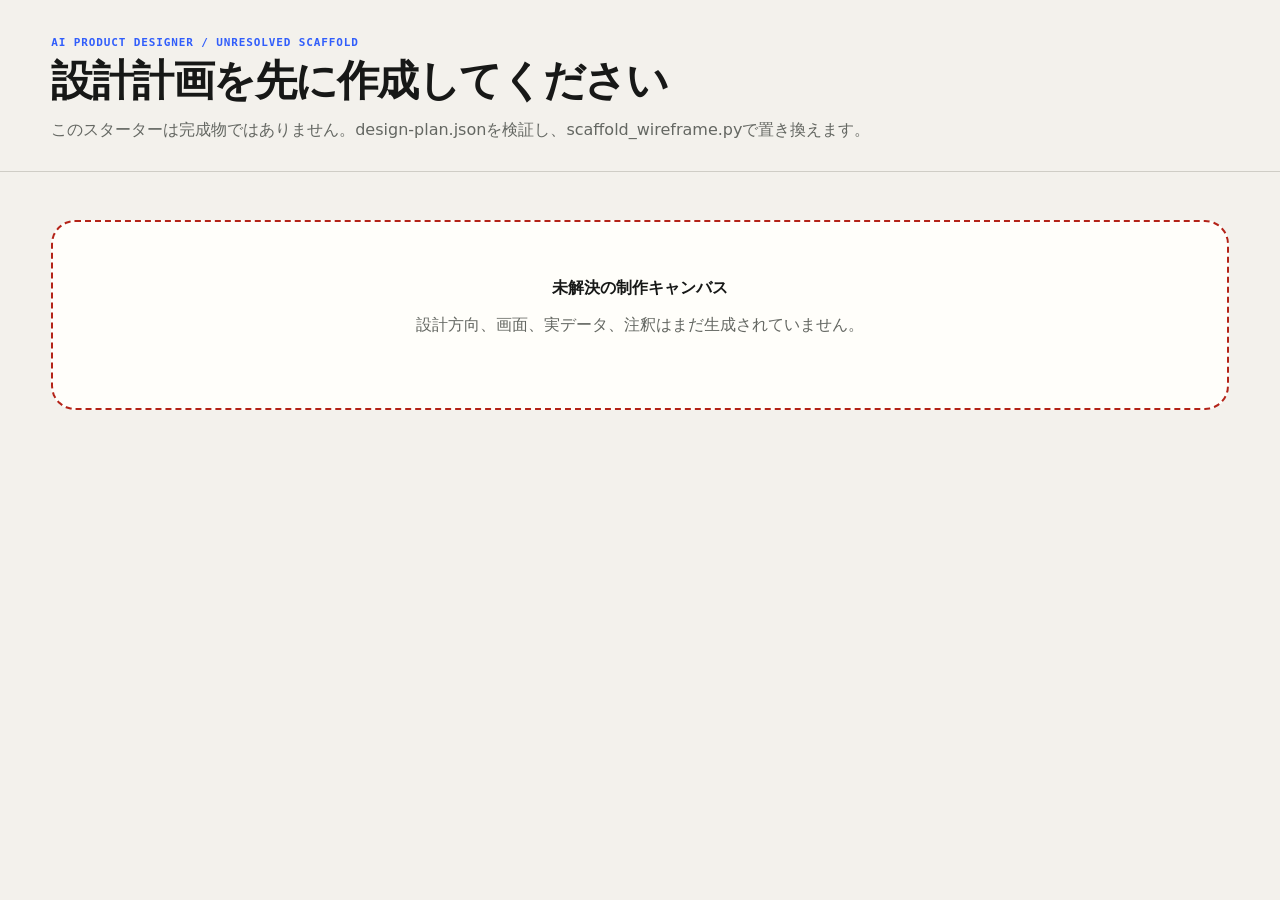
<file: skills/ai-product-designer/assets/wireframe-kit/index.html>
<!doctype html>
<html lang="ja" data-design-status="draft">
  <head>
    <meta charset="utf-8">
    <meta name="viewport" content="width=device-width, initial-scale=1">
    <title>Unresolved design canvas</title>
    <link rel="stylesheet" href="./styles.css">
    <script src="./app.js" defer></script>
  </head>
  <body data-template-state="unresolved">
    <header class="artifact-header">
      <p class="artifact-label">AI Product Designer / unresolved scaffold</p>
      <h1>設計計画を先に作成してください</h1>
      <p>このスターターは完成物ではありません。design-plan.jsonを検証し、scaffold_wireframe.pyで置き換えます。</p>
    </header>
    <main class="review-board">
      <section class="template-notice" data-template-placeholder="entire-artifact">
        <strong>未解決の制作キャンバス</strong>
        <p>設計方向、画面、実データ、注釈はまだ生成されていません。</p>
      </section>
    </main>
  </body>
</html>
</file>
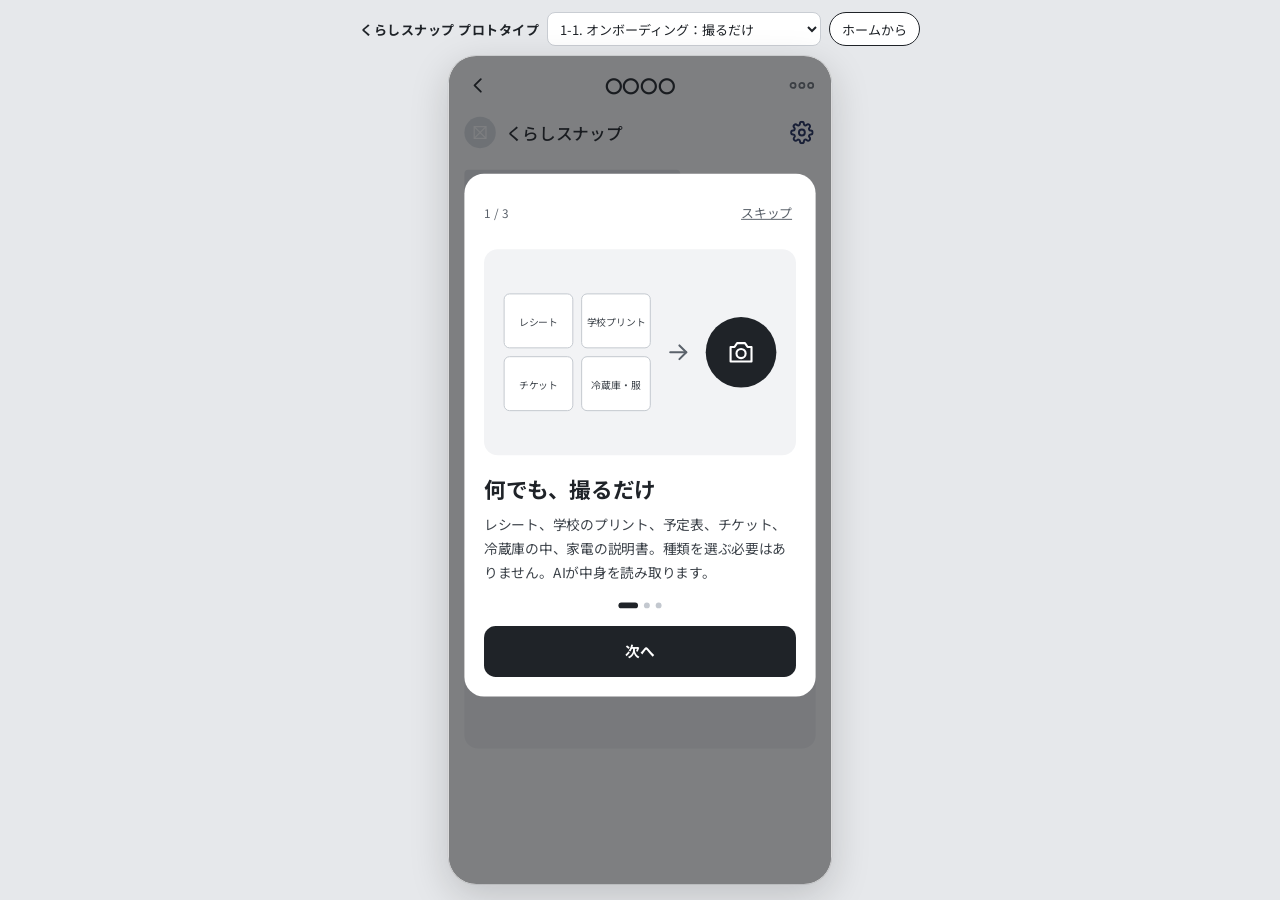
<file: lifestyle/スナップ/くらしスナップ.html>
<!doctype html>
<html lang="ja">
<head>
<meta charset="utf-8">
<meta name="viewport" content="width=device-width, initial-scale=1">
<title>くらしスナップ プロトタイプ</title>
<link rel="preconnect" href="https://fonts.googleapis.com">
<link href="https://fonts.googleapis.com/css2?family=Noto+Sans+JP:wght@400;500;700&display=swap" rel="stylesheet">
<style>
/* 参照：くらしマップ.html と同じ構成。上に細いコントロールバー、机の上に端末1台。モノクロのワイヤー */
:root{--desk:#E6E8EB;--ink:#1F2328;--line:#C9CDD3;--device:#FFFFFF;--accent:#0B1F5C;--font:'Noto Sans JP','Hiragino Sans','Yu Gothic',sans-serif;color-scheme:light}
*{box-sizing:border-box}
html,body{height:100%;margin:0}
body{background:var(--desk);color:var(--ink);font-family:var(--font);overflow:hidden}
a{color:#2F5BD3}
input[type=checkbox]{width:18px;height:18px;margin:0;accent-color:#1F2328}
.app{height:100%;display:flex;flex-direction:column;align-items:center;padding:12px 16px 16px;gap:10px}
.bar{width:100%;max-width:560px;display:flex;align-items:center;gap:8px;flex-wrap:wrap;justify-content:center}
.bar h1{margin:0;font-size:13px;font-weight:700;letter-spacing:.04em;white-space:nowrap}
.bar select{font:inherit;font-size:13px;max-width:100%;min-width:0;flex:1 1 220px;height:34px;border:1px solid var(--line);border-radius:8px;background:var(--device);color:var(--ink);padding:0 8px}
.bar button{font:inherit;font-size:13px;height:34px;padding:0 12px;border:1px solid var(--ink);border-radius:17px;background:var(--device);color:var(--ink);cursor:pointer}
.bar :focus-visible,.device a:focus-visible,.device button:focus-visible{outline:2px solid var(--accent);outline-offset:2px}
.stage{flex:1;min-height:0;width:100%;display:flex;justify-content:center;align-items:flex-start}
.device{position:relative;width:390px;height:844px;border-radius:28px;background:var(--device);box-shadow:0 0 0 1px rgba(0,0,0,.08),0 12px 40px rgba(17,17,17,.18);overflow:hidden;transform-origin:top center;flex-shrink:0}
.embed-mode .app{padding:0;gap:0}.embed-mode .bar{display:none}.embed-mode .device{border-radius:0;box-shadow:none}
.screen{position:absolute;inset:0;background:#FFFFFF}
.scroll{position:absolute;inset:0;overflow-y:auto;overflow-x:hidden;overscroll-behavior:contain;scrollbar-width:none}
.scroll::-webkit-scrollbar{display:none}
.root [style*="overflow-x: auto"]{scrollbar-width:none;scroll-snap-type:x mandatory}
.root [style*="overflow-x: auto"]::-webkit-scrollbar{display:none}
.root [style*="overflow-x: auto"]>*{scroll-snap-align:start}
.overlay{position:absolute;inset:0;pointer-events:none}
.overlay>*{pointer-events:auto}
a,button,label{cursor:pointer}
[hidden]{display:none!important}
.toast{position:absolute;left:50%;bottom:96px;transform:translateX(-50%);background:#111;color:#fff;font-size:13px;padding:8px 14px;border-radius:18px;white-space:nowrap;pointer-events:none;z-index:20}
.typing{display:inline-flex;gap:4px}
.typing i{width:6px;height:6px;border-radius:3px;background:#8A9099;animation:b 1s infinite}
.typing i:nth-child(2){animation-delay:.15s}.typing i:nth-child(3){animation-delay:.3s}
@keyframes b{0%,100%{opacity:.3}50%{opacity:1}}
@media (max-width:440px){.app{padding:8px 0 0;gap:6px}.bar{padding:0 16px}.bar h1{display:none}.device{border-radius:0;box-shadow:none}}
@media (prefers-reduced-motion:no-preference){.screen:not([hidden]){animation:in .18s ease-out}@keyframes in{from{opacity:.4}to{opacity:1}}}
</style>
</head>
<body>
<script>if(location.search.indexOf('embed')>=0)document.documentElement.classList.add('embed-mode');</script>
<div class="app">
  <div class="bar">
    <h1>くらしスナップ プロトタイプ</h1>
    <label for="jump" style="position:absolute;width:1px;height:1px;overflow:hidden;clip:rect(0 0 0 0)">画面を選ぶ</label>
    <select id="jump"><optgroup label="1 オンボーディング"><option value="Onboard1">1-1. オンボーディング：撮るだけ</option><option value="Onboard2">1-2. オンボーディング：メモリが育つ</option><option value="Onboard3">1-3. オンボーディング：先回り提案</option></optgroup><optgroup label="2 ホーム・撮影"><option value="Main">2. ホーム</option><option value="Capture">2b. 撮影 → AIが判断</option></optgroup><optgroup label="くらしの話題"><option value="Schedule">2c. くらしの話題：予定</option><option value="KurashiNow">2d. くらしの話題：ライフハック</option></optgroup><optgroup label="3〜5 詳細・メモリ・チャット"><option value="Detail">3. 提案カード詳細</option><option value="Memory">4. くらしメモリ</option><option value="Chat">5. チャット</option></optgroup><optgroup label="支出"><option value="Spending">2e. 今月の支出</option></optgroup></select>
    <button id="restart" type="button">ホームから</button>
  </div>
  <div class="stage" id="stage">
    <div class="device" id="phone">
<section class="screen" id="s-Onboard1" aria-label="1-1. オンボーディング：撮るだけ" data-title="1-1. オンボーディング：撮るだけ" hidden><div class="scroll"><div class="root" style="width: 100%; height: 844px; position: relative; overflow: hidden; background: #FFFFFF; font-family: 'Noto Sans JP', sans-serif; color: #1F2328">
<header style="background: #FFFFFF; padding: 8px 8px 4px; display: flex; flex-direction: column; gap: 4px">
<div style="display: flex; align-items: center; justify-content: space-between">
<a href="#Main" aria-label="戻る" style="width: 44px; height: 44px; display: flex; align-items: center; justify-content: center"><svg width="22" height="22" viewBox="0 0 24 24" fill="none" stroke="#1F2328" stroke-width="2" stroke-linecap="round" stroke-linejoin="round"><path d="M15 5l-7 7 7 7"></path></svg></a>
<span style="font-size: 18px; font-weight: 700">〇〇〇〇</span>
<button aria-label="その他の操作" style="width: 44px; height: 44px; border: 0; background: none; display: flex; align-items: center; justify-content: center"><svg width="26" height="8" viewBox="0 0 26 8" fill="none" stroke="#6B7178" stroke-width="1.8"><circle cx="4" cy="4" r="2.6"></circle><circle cx="13" cy="4" r="2.6"></circle><circle cx="22" cy="4" r="2.6"></circle></svg></button>
</div>
<div style="display: flex; align-items: center; justify-content: space-between; padding-left: 8px">
<div style="display: flex; align-items: center; gap: 10px">
<span style="width: 32px; height: 32px; border-radius: 16px; background: #DDE1E6; display: flex; align-items: center; justify-content: center"><svg width="16" height="16" viewBox="0 0 16 16" fill="none" stroke="#FFFFFF" stroke-width="1.2"><rect x="2" y="2" width="12" height="12"></rect><path d="M2 2l12 12M14 2L2 14"></path></svg></span>
<span style="font-size: 17px; font-weight: 500">くらしスナップ</span>
</div>
<a href="#" data-todo aria-label="設定" style="width: 44px; height: 44px; display: flex; align-items: center; justify-content: center"><svg width="24" height="24" viewBox="0 0 24 24" fill="none" stroke="#1E2A5A" stroke-width="2" stroke-linecap="round" stroke-linejoin="round"><circle cx="12" cy="12" r="3"></circle><path d="M19.4 15a1.65 1.65 0 0 0 .33 1.82l.06.06a2 2 0 1 1-2.83 2.83l-.06-.06a1.65 1.65 0 0 0-1.82-.33 1.65 1.65 0 0 0-1 1.51V21a2 2 0 1 1-4 0v-.09A1.65 1.65 0 0 0 9 19.4a1.65 1.65 0 0 0-1.82.33l-.06.06a2 2 0 1 1-2.83-2.83l.06-.06A1.65 1.65 0 0 0 4.68 15a1.65 1.65 0 0 0-1.51-1H3a2 2 0 1 1 0-4h.09A1.65 1.65 0 0 0 4.6 9a1.65 1.65 0 0 0-.33-1.82l-.06-.06a2 2 0 1 1 2.83-2.83l.06.06A1.65 1.65 0 0 0 9 4.68a1.65 1.65 0 0 0 1-1.51V3a2 2 0 1 1 4 0v.09a1.65 1.65 0 0 0 1 1.51 1.65 1.65 0 0 0 1.82-.33l.06-.06a2 2 0 1 1 2.83 2.83l-.06.06A1.65 1.65 0 0 0 19.4 9a1.65 1.65 0 0 0 1.51 1H21a2 2 0 1 1 0 4h-.09a1.65 1.65 0 0 0-1.51 1z"></path></svg></a>
</div>
</header>
<div style="padding: 12px 16px; display: flex; flex-direction: column; gap: 14px">
<div style="height: 28px; width: 220px; background: #E6E8EB; border-radius: 4px"></div>
<div style="height: 200px; background: #F2F3F5; border-radius: 14px"></div>
<div style="height: 140px; background: #F2F3F5; border-radius: 14px"></div>
<div style="height: 180px; background: #F2F3F5; border-radius: 14px"></div>
</div>
<div style="position: absolute; inset: 0; background: rgba(20, 22, 26, 0.55)"></div>

<div style="position: absolute; left: 16px; right: 16px; top: 120px; background: #FFFFFF; border-radius: 20px; padding: 20px; display: flex; flex-direction: column; gap: 18px">
<div style="display: flex; justify-content: space-between; align-items: center">
<span style="font-size: 12px; color: #5B626B">1 / 3</span>
<a href="#Main" style="font-size: 13px; color: #5B626B; padding: 10px 4px">スキップ</a>
</div>

<div style="height: 210px; background: #F2F3F5; border-radius: 14px; display: flex; align-items: center; justify-content: center; gap: 14px; padding: 16px">
<div style="display: grid; grid-template-columns: repeat(2, minmax(0, 1fr)); gap: 8px; width: 150px">
<div style="height: 56px; background: #FFFFFF; border: 1px solid #C3C8CF; border-radius: 6px; font-size: 10px; color: #3D434A; display: flex; align-items: center; justify-content: center">レシート</div>
<div style="height: 56px; background: #FFFFFF; border: 1px solid #C3C8CF; border-radius: 6px; font-size: 10px; color: #3D434A; display: flex; align-items: center; justify-content: center">学校プリント</div>
<div style="height: 56px; background: #FFFFFF; border: 1px solid #C3C8CF; border-radius: 6px; font-size: 10px; color: #3D434A; display: flex; align-items: center; justify-content: center">チケット</div>
<div style="height: 56px; background: #FFFFFF; border: 1px solid #C3C8CF; border-radius: 6px; font-size: 10px; color: #3D434A; display: flex; align-items: center; justify-content: center">冷蔵庫・服</div>
</div>
<svg width="28" height="28" viewBox="0 0 24 24" fill="none" stroke="#5B626B" stroke-width="1.8" stroke-linecap="round" stroke-linejoin="round"><path d="M5 12h14"></path><path d="M13 6l6 6-6 6"></path></svg>
<div style="width: 72px; height: 72px; border-radius: 36px; background: #1F2328; display: flex; align-items: center; justify-content: center">
<svg width="32" height="32" viewBox="0 0 24 24" fill="none" stroke="#FFFFFF" stroke-width="1.6" stroke-linecap="round" stroke-linejoin="round"><path d="M4 8h3l2-3h6l2 3h3v11H4z"></path><circle cx="12" cy="13" r="3.5"></circle></svg>
</div>
</div>

<div style="display: flex; flex-direction: column; gap: 8px">
<div style="font-size: 22px; font-weight: 700">何でも、撮るだけ</div>
<div style="font-size: 14px; line-height: 1.75; color: #3D434A">レシート、学校のプリント、予定表、チケット、冷蔵庫の中、家電の説明書。種類を選ぶ必要はありません。AIが中身を読み取ります。</div>
</div>

<div style="display: flex; justify-content: center; gap: 6px">
<span style="width: 20px; height: 6px; border-radius: 3px; background: #1F2328"></span>
<span style="width: 6px; height: 6px; border-radius: 3px; background: #C3C8CF"></span>
<span style="width: 6px; height: 6px; border-radius: 3px; background: #C3C8CF"></span>
</div>

<a href="#Onboard2" style="height: 52px; border-radius: 12px; background: #1F2328; color: #FFFFFF; text-decoration: none; font-size: 15px; font-weight: 700; display: flex; align-items: center; justify-content: center">次へ</a>
</div>
</div></div></section>
<section class="screen" id="s-Onboard2" aria-label="1-2. オンボーディング：メモリが育つ" data-title="1-2. オンボーディング：メモリが育つ" hidden><div class="scroll"><div class="root" style="width: 100%; height: 844px; position: relative; overflow: hidden; background: #FFFFFF; font-family: 'Noto Sans JP', sans-serif; color: #1F2328">
<header style="background: #FFFFFF; padding: 8px 8px 4px; display: flex; flex-direction: column; gap: 4px">
<div style="display: flex; align-items: center; justify-content: space-between">
<a href="#Main" aria-label="戻る" style="width: 44px; height: 44px; display: flex; align-items: center; justify-content: center"><svg width="22" height="22" viewBox="0 0 24 24" fill="none" stroke="#1F2328" stroke-width="2" stroke-linecap="round" stroke-linejoin="round"><path d="M15 5l-7 7 7 7"></path></svg></a>
<span style="font-size: 18px; font-weight: 700">〇〇〇〇</span>
<button aria-label="その他の操作" style="width: 44px; height: 44px; border: 0; background: none; display: flex; align-items: center; justify-content: center"><svg width="26" height="8" viewBox="0 0 26 8" fill="none" stroke="#6B7178" stroke-width="1.8"><circle cx="4" cy="4" r="2.6"></circle><circle cx="13" cy="4" r="2.6"></circle><circle cx="22" cy="4" r="2.6"></circle></svg></button>
</div>
<div style="display: flex; align-items: center; justify-content: space-between; padding-left: 8px">
<div style="display: flex; align-items: center; gap: 10px">
<span style="width: 32px; height: 32px; border-radius: 16px; background: #DDE1E6; display: flex; align-items: center; justify-content: center"><svg width="16" height="16" viewBox="0 0 16 16" fill="none" stroke="#FFFFFF" stroke-width="1.2"><rect x="2" y="2" width="12" height="12"></rect><path d="M2 2l12 12M14 2L2 14"></path></svg></span>
<span style="font-size: 17px; font-weight: 500">くらしスナップ</span>
</div>
<a href="#" data-todo aria-label="設定" style="width: 44px; height: 44px; display: flex; align-items: center; justify-content: center"><svg width="24" height="24" viewBox="0 0 24 24" fill="none" stroke="#1E2A5A" stroke-width="2" stroke-linecap="round" stroke-linejoin="round"><circle cx="12" cy="12" r="3"></circle><path d="M19.4 15a1.65 1.65 0 0 0 .33 1.82l.06.06a2 2 0 1 1-2.83 2.83l-.06-.06a1.65 1.65 0 0 0-1.82-.33 1.65 1.65 0 0 0-1 1.51V21a2 2 0 1 1-4 0v-.09A1.65 1.65 0 0 0 9 19.4a1.65 1.65 0 0 0-1.82.33l-.06.06a2 2 0 1 1-2.83-2.83l.06-.06A1.65 1.65 0 0 0 4.68 15a1.65 1.65 0 0 0-1.51-1H3a2 2 0 1 1 0-4h.09A1.65 1.65 0 0 0 4.6 9a1.65 1.65 0 0 0-.33-1.82l-.06-.06a2 2 0 1 1 2.83-2.83l.06.06A1.65 1.65 0 0 0 9 4.68a1.65 1.65 0 0 0 1-1.51V3a2 2 0 1 1 4 0v.09a1.65 1.65 0 0 0 1 1.51 1.65 1.65 0 0 0 1.82-.33l.06-.06a2 2 0 1 1 2.83 2.83l-.06.06A1.65 1.65 0 0 0 19.4 9a1.65 1.65 0 0 0 1.51 1H21a2 2 0 1 1 0 4h-.09a1.65 1.65 0 0 0-1.51 1z"></path></svg></a>
</div>
</header>
<div style="padding: 12px 16px; display: flex; flex-direction: column; gap: 14px">
<div style="height: 28px; width: 220px; background: #E6E8EB; border-radius: 4px"></div>
<div style="height: 200px; background: #F2F3F5; border-radius: 14px"></div>
<div style="height: 140px; background: #F2F3F5; border-radius: 14px"></div>
<div style="height: 180px; background: #F2F3F5; border-radius: 14px"></div>
</div>
<div style="position: absolute; inset: 0; background: rgba(20, 22, 26, 0.55)"></div>

<div style="position: absolute; left: 16px; right: 16px; top: 120px; background: #FFFFFF; border-radius: 20px; padding: 20px; display: flex; flex-direction: column; gap: 18px">
<div style="display: flex; justify-content: space-between; align-items: center">
<span style="font-size: 12px; color: #5B626B">2 / 3</span>
<a href="#Main" style="font-size: 13px; color: #5B626B; padding: 10px 4px">スキップ</a>
</div>

<div style="height: 210px; background: #F2F3F5; border-radius: 14px; display: flex; flex-direction: column; justify-content: center; gap: 12px; padding: 18px">
<div style="font-size: 11px; color: #5B626B">くらしメモリ</div>
<div style="display: flex; flex-direction: column; gap: 8px">
<div style="display: flex; align-items: center; gap: 10px; font-size: 12px"><span style="width: 36px">家族</span><div style="flex: 1; height: 8px; background: #FFFFFF; border-radius: 4px"><div style="width: 70%; height: 8px; background: #1F2328; border-radius: 4px"></div></div></div>
<div style="display: flex; align-items: center; gap: 10px; font-size: 12px"><span style="width: 36px">予定</span><div style="flex: 1; height: 8px; background: #FFFFFF; border-radius: 4px"><div style="width: 85%; height: 8px; background: #1F2328; border-radius: 4px"></div></div></div>
<div style="display: flex; align-items: center; gap: 10px; font-size: 12px"><span style="width: 36px">お金</span><div style="flex: 1; height: 8px; background: #FFFFFF; border-radius: 4px"><div style="width: 55%; height: 8px; background: #1F2328; border-radius: 4px"></div></div></div>
<div style="display: flex; align-items: center; gap: 10px; font-size: 12px"><span style="width: 36px">もの</span><div style="flex: 1; height: 8px; background: #FFFFFF; border-radius: 4px"><div style="width: 40%; height: 8px; background: #1F2328; border-radius: 4px"></div></div></div>
<div style="display: flex; align-items: center; gap: 10px; font-size: 12px"><span style="width: 36px">興味</span><div style="flex: 1; height: 8px; background: #FFFFFF; border-radius: 4px"><div style="width: 30%; height: 8px; background: #1F2328; border-radius: 4px"></div></div></div>
</div>
<div style="font-size: 11px; color: #2F5BD3; font-weight: 700">＋ 小学生のお子さんがいる（学校プリントから）</div>
</div>

<div style="display: flex; flex-direction: column; gap: 8px">
<div style="font-size: 22px; font-weight: 700">くらしメモリが育つ</div>
<div style="font-size: 14px; line-height: 1.75; color: #3D434A">撮るたびに、予定・家族・お金・もの・興味を少しずつ理解します。覚えた内容はいつでも確認・編集・削除できます。</div>
</div>

<div style="display: flex; justify-content: center; gap: 6px">
<span style="width: 6px; height: 6px; border-radius: 3px; background: #C3C8CF"></span>
<span style="width: 20px; height: 6px; border-radius: 3px; background: #1F2328"></span>
<span style="width: 6px; height: 6px; border-radius: 3px; background: #C3C8CF"></span>
</div>

<div style="display: flex; gap: 8px">
<a href="#Onboard1" style="height: 52px; padding: 0 18px; border-radius: 12px; border: 1px solid #C3C8CF; color: #1F2328; text-decoration: none; font-size: 15px; display: flex; align-items: center; justify-content: center">戻る</a>
<a href="#Onboard3" style="flex: 1; height: 52px; border-radius: 12px; background: #1F2328; color: #FFFFFF; text-decoration: none; font-size: 15px; font-weight: 700; display: flex; align-items: center; justify-content: center">次へ</a>
</div>
</div>
</div></div></section>
<section class="screen" id="s-Onboard3" aria-label="1-3. オンボーディング：先回り提案" data-title="1-3. オンボーディング：先回り提案" hidden><div class="scroll"><div class="root" style="width: 100%; height: 844px; position: relative; overflow: hidden; background: #FFFFFF; font-family: 'Noto Sans JP', sans-serif; color: #1F2328">
<header style="background: #FFFFFF; padding: 8px 8px 4px; display: flex; flex-direction: column; gap: 4px">
<div style="display: flex; align-items: center; justify-content: space-between">
<a href="#Main" aria-label="戻る" style="width: 44px; height: 44px; display: flex; align-items: center; justify-content: center"><svg width="22" height="22" viewBox="0 0 24 24" fill="none" stroke="#1F2328" stroke-width="2" stroke-linecap="round" stroke-linejoin="round"><path d="M15 5l-7 7 7 7"></path></svg></a>
<span style="font-size: 18px; font-weight: 700">〇〇〇〇</span>
<button aria-label="その他の操作" style="width: 44px; height: 44px; border: 0; background: none; display: flex; align-items: center; justify-content: center"><svg width="26" height="8" viewBox="0 0 26 8" fill="none" stroke="#6B7178" stroke-width="1.8"><circle cx="4" cy="4" r="2.6"></circle><circle cx="13" cy="4" r="2.6"></circle><circle cx="22" cy="4" r="2.6"></circle></svg></button>
</div>
<div style="display: flex; align-items: center; justify-content: space-between; padding-left: 8px">
<div style="display: flex; align-items: center; gap: 10px">
<span style="width: 32px; height: 32px; border-radius: 16px; background: #DDE1E6; display: flex; align-items: center; justify-content: center"><svg width="16" height="16" viewBox="0 0 16 16" fill="none" stroke="#FFFFFF" stroke-width="1.2"><rect x="2" y="2" width="12" height="12"></rect><path d="M2 2l12 12M14 2L2 14"></path></svg></span>
<span style="font-size: 17px; font-weight: 500">くらしスナップ</span>
</div>
<a href="#" data-todo aria-label="設定" style="width: 44px; height: 44px; display: flex; align-items: center; justify-content: center"><svg width="24" height="24" viewBox="0 0 24 24" fill="none" stroke="#1E2A5A" stroke-width="2" stroke-linecap="round" stroke-linejoin="round"><circle cx="12" cy="12" r="3"></circle><path d="M19.4 15a1.65 1.65 0 0 0 .33 1.82l.06.06a2 2 0 1 1-2.83 2.83l-.06-.06a1.65 1.65 0 0 0-1.82-.33 1.65 1.65 0 0 0-1 1.51V21a2 2 0 1 1-4 0v-.09A1.65 1.65 0 0 0 9 19.4a1.65 1.65 0 0 0-1.82.33l-.06.06a2 2 0 1 1-2.83-2.83l.06-.06A1.65 1.65 0 0 0 4.68 15a1.65 1.65 0 0 0-1.51-1H3a2 2 0 1 1 0-4h.09A1.65 1.65 0 0 0 4.6 9a1.65 1.65 0 0 0-.33-1.82l-.06-.06a2 2 0 1 1 2.83-2.83l.06.06A1.65 1.65 0 0 0 9 4.68a1.65 1.65 0 0 0 1-1.51V3a2 2 0 1 1 4 0v.09a1.65 1.65 0 0 0 1 1.51 1.65 1.65 0 0 0 1.82-.33l.06-.06a2 2 0 1 1 2.83 2.83l-.06.06A1.65 1.65 0 0 0 19.4 9a1.65 1.65 0 0 0 1.51 1H21a2 2 0 1 1 0 4h-.09a1.65 1.65 0 0 0-1.51 1z"></path></svg></a>
</div>
</header>
<div style="padding: 12px 16px; display: flex; flex-direction: column; gap: 14px">
<div style="height: 28px; width: 220px; background: #E6E8EB; border-radius: 4px"></div>
<div style="height: 200px; background: #F2F3F5; border-radius: 14px"></div>
<div style="height: 140px; background: #F2F3F5; border-radius: 14px"></div>
<div style="height: 180px; background: #F2F3F5; border-radius: 14px"></div>
</div>
<div style="position: absolute; inset: 0; background: rgba(20, 22, 26, 0.55)"></div>

<div style="position: absolute; left: 16px; right: 16px; top: 100px; background: #FFFFFF; border-radius: 20px; padding: 20px; display: flex; flex-direction: column; gap: 18px">
<div style="display: flex; justify-content: space-between; align-items: center">
<span style="font-size: 12px; color: #5B626B">3 / 3</span>
<a href="#Main" style="font-size: 13px; color: #5B626B; padding: 10px 4px">スキップ</a>
</div>

<div style="height: 210px; background: #F2F3F5; border-radius: 14px; display: flex; flex-direction: column; justify-content: center; gap: 10px; padding: 16px">
<div style="display: flex; gap: 6px; align-items: center; font-size: 11px; color: #3D434A">
<span style="background: #FFFFFF; border: 1px solid #C3C8CF; border-radius: 4px; padding: 3px 6px">あなたの暮らし</span>
<span>×</span>
<span style="background: #FFFFFF; border: 1px solid #C3C8CF; border-radius: 4px; padding: 3px 6px">地域・制度・お店・交通</span>
</div>
<div style="background: #FFFFFF; border: 1.5px solid #1F2328; border-radius: 12px; padding: 12px; display: flex; flex-direction: column; gap: 6px">
<span style="align-self: flex-start; font-size: 10px; font-weight: 700; color: #FFFFFF; background: #1F2328; border-radius: 4px; padding: 2px 6px">あなたに関係あり</span>
<div style="font-size: 13px; font-weight: 700; line-height: 1.5">お子さん向けの新しい積立制度が始まります</div>
<div style="font-size: 11px; color: #5B626B">なぜ？ → 学校プリントから家族構成を理解</div>
</div>
</div>

<div style="display: flex; flex-direction: column; gap: 8px">
<div style="font-size: 22px; font-weight: 700">先回りして、教えてくれる</div>
<div style="font-size: 14px; line-height: 1.75; color: #3D434A">あなたの暮らしと世の中の情報をかけ合わせて、写真に写っていない制度・お得情報・生活の知恵まで、今役立つことを届けます。</div>
</div>

<div style="display: flex; justify-content: center; gap: 6px">
<span style="width: 6px; height: 6px; border-radius: 3px; background: #C3C8CF"></span>
<span style="width: 6px; height: 6px; border-radius: 3px; background: #C3C8CF"></span>
<span style="width: 20px; height: 6px; border-radius: 3px; background: #1F2328"></span>
</div>

<div style="display: flex; flex-direction: column; gap: 6px">
<a href="#Capture" style="height: 52px; border-radius: 12px; background: #1F2328; color: #FFFFFF; text-decoration: none; font-size: 15px; font-weight: 700; display: flex; align-items: center; justify-content: center; gap: 8px">
<svg width="20" height="20" viewBox="0 0 24 24" fill="none" stroke="#FFFFFF" stroke-width="1.8" stroke-linecap="round" stroke-linejoin="round"><path d="M4 8h3l2-3h6l2 3h3v11H4z"></path><circle cx="12" cy="13" r="3.5"></circle></svg>
最初の1枚を撮ってみる
</a>
<a href="#Main" style="height: 44px; color: #3D434A; font-size: 14px; display: flex; align-items: center; justify-content: center">あとで</a>
</div>
</div>
</div></div></section>
<section class="screen" id="s-Main" aria-label="2. ホーム" data-title="2. ホーム" hidden><div class="scroll"><div class="root" style="width: 100%; min-height: 100%; position: relative;  background: #FFFFFF; font-family: 'Noto Sans JP', sans-serif; color: #1F2328">
<header style="background: #FFFFFF; padding: 8px 8px 4px; display: flex; flex-direction: column; gap: 4px">
<div style="display: flex; align-items: center; justify-content: space-between">
<a href="#Main" aria-label="戻る" style="width: 44px; height: 44px; display: flex; align-items: center; justify-content: center"><svg width="22" height="22" viewBox="0 0 24 24" fill="none" stroke="#1F2328" stroke-width="2" stroke-linecap="round" stroke-linejoin="round"><path d="M15 5l-7 7 7 7"></path></svg></a>
<span style="font-size: 18px; font-weight: 700">〇〇〇〇</span>
<button aria-label="その他の操作" style="width: 44px; height: 44px; border: 0; background: none; display: flex; align-items: center; justify-content: center"><svg width="26" height="8" viewBox="0 0 26 8" fill="none" stroke="#6B7178" stroke-width="1.8"><circle cx="4" cy="4" r="2.6"></circle><circle cx="13" cy="4" r="2.6"></circle><circle cx="22" cy="4" r="2.6"></circle></svg></button>
</div>
<div style="display: flex; align-items: center; justify-content: space-between; padding-left: 8px">
<div style="display: flex; align-items: center; gap: 10px">
<span style="width: 32px; height: 32px; border-radius: 16px; background: #DDE1E6; display: flex; align-items: center; justify-content: center"><svg width="16" height="16" viewBox="0 0 16 16" fill="none" stroke="#FFFFFF" stroke-width="1.2"><rect x="2" y="2" width="12" height="12"></rect><path d="M2 2l12 12M14 2L2 14"></path></svg></span>
<span style="font-size: 17px; font-weight: 500">くらしスナップ</span>
</div>
<a href="#Memory" aria-label="くらしメモリと設定" style="width: 44px; height: 44px; display: flex; align-items: center; justify-content: center"><svg width="24" height="24" viewBox="0 0 24 24" fill="none" stroke="#1E2A5A" stroke-width="2" stroke-linecap="round" stroke-linejoin="round"><circle cx="12" cy="12" r="3"></circle><path d="M19.4 15a1.65 1.65 0 0 0 .33 1.82l.06.06a2 2 0 1 1-2.83 2.83l-.06-.06a1.65 1.65 0 0 0-1.82-.33 1.65 1.65 0 0 0-1 1.51V21a2 2 0 1 1-4 0v-.09A1.65 1.65 0 0 0 9 19.4a1.65 1.65 0 0 0-1.82.33l-.06.06a2 2 0 1 1-2.83-2.83l.06-.06A1.65 1.65 0 0 0 4.68 15a1.65 1.65 0 0 0-1.51-1H3a2 2 0 1 1 0-4h.09A1.65 1.65 0 0 0 4.6 9a1.65 1.65 0 0 0-.33-1.82l-.06-.06a2 2 0 1 1 2.83-2.83l.06.06A1.65 1.65 0 0 0 9 4.68a1.65 1.65 0 0 0 1-1.51V3a2 2 0 1 1 4 0v.09a1.65 1.65 0 0 0 1 1.51 1.65 1.65 0 0 0 1.82-.33l.06-.06a2 2 0 1 1 2.83 2.83l-.06.06A1.65 1.65 0 0 0 19.4 9a1.65 1.65 0 0 0 1.51 1H21a2 2 0 1 1 0 4h-.09a1.65 1.65 0 0 0-1.51 1z"></path></svg></a>
</div>
</header>
<div style="padding: 12px 16px 190px; display: flex; flex-direction: column; gap: 28px">

<div style="display: flex; flex-direction: column; gap: 12px">
<div style="font-size: 22px; font-weight: 700; line-height: 1.4">遠足の準備、あと1つで完了です</div>
<div style="display: flex; gap: 10px; margin-right: -16px; overflow-x: auto; padding-right: 16px; align-items: stretch">
<div style="width: 320px; flex-shrink: 0; box-sizing: border-box; border: 1px solid #C3C8CF; border-radius: 14px; overflow: hidden; display: flex; flex-direction: column; color: #1F2328; text-decoration: none">
<div style="height: 150px; background: #E6E8EB; display: flex; align-items: center; justify-content: center; font-size: 11px; color: #5B626B">写真：学校プリント</div>
<div style="padding: 14px 16px 16px; display: flex; flex-direction: column; gap: 6px; flex: 1">
<div style="display: flex; gap: 6px; align-items: center"><span style="font-size: 11px; font-weight: 700; color: #FFFFFF; background: #1F2328; border-radius: 4px; padding: 2px 6px">今日中</span><span style="font-size: 11px; color: #5B626B">予定・提出物</span></div>
<div style="font-size: 16px; font-weight: 700; line-height: 1.5">遠足の参加票と集金 ¥1,200 は明日〆切</div>
<div style="font-size: 12px; color: #3D434A; line-height: 1.6">水曜は雨の予報。持ち物に雨具を追加しました</div>
<span style="align-self: flex-start; margin-top: 4px; height: 36px; padding: 0 14px; border-radius: 18px; background: #1F2328; color: #FFFFFF; font-size: 12px; font-weight: 700; display: flex; align-items: center">提出済みにする</span>
</div>
</div>
<a href="#Detail" style="width: 320px; flex-shrink: 0; box-sizing: border-box; border: 1px solid #C3C8CF; border-radius: 14px; overflow: hidden; display: flex; flex-direction: column; color: #1F2328; text-decoration: none">
<div style="height: 150px; background: #E6E8EB; display: flex; align-items: center; justify-content: center; font-size: 11px; color: #5B626B">写真：通帳と子ども</div>
<div style="padding: 14px 16px 16px; display: flex; flex-direction: column; gap: 6px; flex: 1">
<div style="display: flex; gap: 6px; align-items: center"><span style="font-size: 11px; font-weight: 700; color: #FFFFFF; background: #1F2328; border-radius: 4px; padding: 2px 6px">新しい制度</span><span style="font-size: 11px; color: #5B626B">お金・家族</span></div>
<div style="font-size: 16px; font-weight: 700; line-height: 1.5">子ども向けNISAが始まります</div>
<div style="font-size: 12px; color: #3D434A; line-height: 1.6">小学生のお子さんがいるご家庭に関係があります</div>
<span style="align-self: flex-start; margin-top: 4px; height: 36px; padding: 0 14px; border-radius: 18px; background: #1F2328; color: #FFFFFF; font-size: 12px; font-weight: 700; display: flex; align-items: center">詳しく見る</span>
</div>
</a>
</div>
<div style="display: flex; justify-content: center; gap: 6px" aria-hidden="true"><span style="width: 18px; height: 6px; border-radius: 3px; background: #1F2328"></span><span style="width: 6px; height: 6px; border-radius: 3px; background: #C3C8CF"></span></div>
</div>

<div style="display: flex; flex-direction: column; gap: 12px">
<div style="font-size: 15px; font-weight: 700">この先の手続き・予定</div>
<a href="#Schedule" aria-label="この先の手続き・予定（予定を開く）" style="display: block; border: 1px solid #C3C8CF; border-radius: 14px; padding: 18px 0; overflow-x: auto; color: #1F2328; text-decoration: none">
<div style="position: relative; display: flex; gap: 12px; width: max-content; padding: 0 18px">
<div style="position: absolute; left: 18px; right: 18px; top: 6px; height: 2px; background: #DADDE2"></div>
<div style="width: 150px; flex-shrink: 0; display: flex; flex-direction: column; gap: 8px">
<span style="width: 14px; height: 14px; border-radius: 7px; background: #1F2328; position: relative; z-index: 1"></span>
<div style="font-size: 18px; font-weight: 700">今週</div>
<div style="font-size: 13px; line-height: 1.6; color: #3D434A">遠足（7日）・集金の〆切（5日）</div>
</div>
<div style="width: 150px; flex-shrink: 0; display: flex; flex-direction: column; gap: 8px">
<span style="width: 14px; height: 14px; border-radius: 7px; border: 2px solid #1F2328; box-sizing: border-box; background: #FFFFFF; position: relative; z-index: 1"></span>
<div style="font-size: 18px; font-weight: 700">11月</div>
<div style="font-size: 13px; line-height: 1.6; color: #3D434A">年末調整の書類を準備</div>
</div>
<div style="width: 150px; flex-shrink: 0; display: flex; flex-direction: column; gap: 8px">
<span style="width: 14px; height: 14px; border-radius: 7px; border: 2px solid #1F2328; box-sizing: border-box; background: #FFFFFF; position: relative; z-index: 1"></span>
<div style="font-size: 18px; font-weight: 700">12月</div>
<div style="font-size: 13px; line-height: 1.6; color: #3D434A">ふるさと納税の申込期限</div>
</div>
<div style="width: 150px; flex-shrink: 0; display: flex; flex-direction: column; gap: 8px">
<span style="width: 14px; height: 14px; border-radius: 7px; border: 2px solid #1F2328; box-sizing: border-box; background: #FFFFFF; position: relative; z-index: 1"></span>
<div style="font-size: 18px; font-weight: 700">2月</div>
<div style="font-size: 13px; line-height: 1.6; color: #3D434A">確定申告の準備を始める</div>
</div>
</div>
</a>
</div>

<div style="display: flex; flex-direction: column; gap: 12px">
<div style="display: flex; justify-content: space-between; align-items: center"><span style="font-size: 15px; font-weight: 700">ライフハック</span><br></div>
<div style="display: flex; gap: 10px; margin-right: -16px; overflow-x: auto; padding-right: 16px">
<div style="width: 170px; flex-shrink: 0; border: 1px solid #C3C8CF; border-radius: 14px; overflow: hidden; display: flex; flex-direction: column">
<div style="height: 96px; background: #E6E8EB; display: flex; align-items: center; justify-content: center; font-size: 11px; color: #5B626B">写真：冷蔵庫</div>
<div style="padding: 10px 12px 12px; font-size: 13px; font-weight: 700; line-height: 1.5">牛乳と卵、駅前の[店舗名]で今日まで特売</div>
</div>
<div style="width: 170px; flex-shrink: 0; border: 1px solid #C3C8CF; border-radius: 14px; overflow: hidden; display: flex; flex-direction: column">
<div style="height: 96px; background: #E6E8EB; display: flex; align-items: center; justify-content: center; font-size: 11px; color: #5B626B">写真：雨の日の遠足</div>
<div style="padding: 10px 12px 12px; font-size: 13px; font-weight: 700; line-height: 1.5">雨の遠足、子どもが喜ぶ持ち物ハック</div>
</div>
<div style="width: 170px; flex-shrink: 0; border: 1px solid #C3C8CF; border-radius: 14px; overflow: hidden; display: flex; flex-direction: column">
<div style="height: 96px; background: #E6E8EB; display: flex; align-items: center; justify-content: center; font-size: 11px; color: #5B626B">写真：洗濯機</div>
<div style="padding: 10px 12px 12px; font-size: 13px; font-weight: 700; line-height: 1.5">洗濯機フィルター、10分で終わる掃除術</div>
</div>
<a href="#KurashiNow" style="width: 120px; flex-shrink: 0; border: 1px solid #C3C8CF; border-radius: 14px; display: flex; flex-direction: column; align-items: center; justify-content: center; gap: 10px; color: #1F2328; text-decoration: none; font-size: 13px; font-weight: 700">
<span style="width: 40px; height: 40px; border-radius: 20px; border: 1.5px solid #1F2328; display: flex; align-items: center; justify-content: center"><svg width="18" height="18" viewBox="0 0 24 24" fill="none" stroke="#1F2328" stroke-width="2.2" stroke-linecap="round" stroke-linejoin="round"><path d="M9 5l7 7-7 7"></path></svg></span>続きを見る</a>
</div>
</div>

<div style="display: flex; flex-direction: column; gap: 12px">
<div style="display: flex; justify-content: space-between; align-items: center"><span style="font-size: 15px; font-weight: 700">あなたのくらし傾向</span><span style="font-size: 11px; color: #5B626B">今月・写真と予定から</span></div>
<div style="border: 1px solid #C3C8CF; border-radius: 14px; padding: 18px; display: flex; flex-direction: column; gap: 16px">
<div style="font-size: 13px; line-height: 1.7; background: #F7F8F9; border-radius: 10px; padding: 10px 12px">最近は<b>子育て・学校</b>の割合が増えています。秋は行事が多い時期なので、学校まわりの先回りを強めますね。</div>
<div style="display: flex; justify-content: center"><div style="width: 180px; height: 180px; border-radius: 90px; background: conic-gradient(#1F2328 0% 34%, #5B626B 34% 58%, #8A9099 58% 76%, #B4BAC1 76% 90%, #DADDE2 90% 100%); display: flex; align-items: center; justify-content: center"><div style="width: 104px; height: 104px; border-radius: 52px; background: #FFFFFF; display: flex; flex-direction: column; align-items: center; justify-content: center"><span style="font-size: 11px; color: #5B626B">いちばん多い</span><b style="font-size: 14px">子育て・学校</b></div></div></div>
<div style="display: flex; flex-direction: column"><div style="display: flex; align-items: center; gap: 10px; font-size: 13px; min-height: 30px"><span style="width: 10px; height: 10px; border-radius: 5px; background: #1F2328; border: 1px solid #C3C8CF"></span><span style="flex: 1">子育て・学校</span><span style="color: #5B626B">34%</span><span style="font-size: 11px; background: #F2F3F5; border-radius: 10px; padding: 2px 8px; min-width: 36px; text-align: center">+8%</span></div><div style="display: flex; align-items: center; gap: 10px; font-size: 13px; min-height: 30px"><span style="width: 10px; height: 10px; border-radius: 5px; background: #5B626B; border: 1px solid #C3C8CF"></span><span style="flex: 1">食・買い物</span><span style="color: #5B626B">24%</span><span style="font-size: 11px; background: #F2F3F5; border-radius: 10px; padding: 2px 8px; min-width: 36px; text-align: center">+2%</span></div><div style="display: flex; align-items: center; gap: 10px; font-size: 13px; min-height: 30px"><span style="width: 10px; height: 10px; border-radius: 5px; background: #8A9099; border: 1px solid #C3C8CF"></span><span style="flex: 1">家事・住まい</span><span style="color: #5B626B">18%</span><span style="font-size: 11px; background: #F2F3F5; border-radius: 10px; padding: 2px 8px; min-width: 36px; text-align: center">-3%</span></div><div style="display: flex; align-items: center; gap: 10px; font-size: 13px; min-height: 30px"><span style="width: 10px; height: 10px; border-radius: 5px; background: #B4BAC1; border: 1px solid #C3C8CF"></span><span style="flex: 1">おでかけ・趣味</span><span style="color: #5B626B">14%</span><span style="font-size: 11px; background: #F2F3F5; border-radius: 10px; padding: 2px 8px; min-width: 36px; text-align: center">+5%</span></div><div style="display: flex; align-items: center; gap: 10px; font-size: 13px; min-height: 30px"><span style="width: 10px; height: 10px; border-radius: 5px; background: #DADDE2; border: 1px solid #C3C8CF"></span><span style="flex: 1">お金・手続き</span><span style="color: #5B626B">10%</span><span style="font-size: 11px; background: #F2F3F5; border-radius: 10px; padding: 2px 8px; min-width: 36px; text-align: center">+1%</span></div></div>
</div>
</div>

<div style="display: flex; flex-direction: column; gap: 4px">
<div style="display: flex; justify-content: space-between; align-items: center"><span style="font-size: 15px; font-weight: 700">エージェントに聞いてみる</span></div>
<div style="display: flex; flex-direction: column; border-top: 1px solid #E3E6EA; margin-top: 8px"><a href="#Chat" style="min-height: 48px; display: flex; align-items: center; justify-content: space-between; border-bottom: 1px solid #E3E6EA; color: #1F2328; text-decoration: none; font-size: 14px">ふるさと納税の基本を知りたい<span style="color: #5B626B">›</span></a><a href="#Chat" style="min-height: 48px; display: flex; align-items: center; justify-content: space-between; border-bottom: 1px solid #E3E6EA; color: #1F2328; text-decoration: none; font-size: 14px">新しい子ども向けNISAについて<span style="color: #5B626B">›</span></a><a href="#Chat" style="min-height: 48px; display: flex; align-items: center; justify-content: space-between; border-bottom: 1px solid #E3E6EA; color: #1F2328; text-decoration: none; font-size: 14px">住宅の省エネ補助って？<span style="color: #5B626B">›</span></a></div>
</div>

</div>

</div></div><div class="overlay"><a href="#Capture" aria-label="写真を撮る" style="position: absolute; right: 16px; bottom: 108px; width: 60px; height: 60px; border-radius: 30px; background: #FFFFFF; border: 1px solid #DADDE2; box-sizing: border-box; box-shadow: 0 6px 18px rgba(20, 22, 26, 0.18); display: flex; align-items: center; justify-content: center">
<svg width="26" height="26" viewBox="0 0 24 24" fill="none" stroke="#1F2328" stroke-width="1.8" stroke-linecap="round" stroke-linejoin="round"><path d="M4 8h3l2-3h6l2 3h3v11H4z"></path><circle cx="12" cy="13" r="3.5"></circle></svg>
</a>
<div style="position: absolute; left: 0; right: 0; bottom: 0; padding: 12px 16px 28px; background: #FFFFFF; border-top: 1px solid #E3E6EA">
<div style="display: flex; gap: 10px; align-items: center">
<label style="flex: 1; height: 56px; border: 1.5px solid #DADDE2; border-radius: 28px; display: flex; align-items: center; padding: 0 20px">
<input type="text" placeholder="なんでも聞いてください" aria-label="メッセージ" style="flex: 1; border: 0; outline: none; font: inherit; font-size: 16px; color: #1F2328; background: transparent; min-width: 0">
</label>
<a href="#Chat" aria-label="送信" style="width: 56px; height: 56px; border: 0; border-radius: 28px; background: #000000; display: flex; align-items: center; justify-content: center; flex-shrink: 0">
<svg width="22" height="22" viewBox="0 0 24 24" fill="none" stroke="#FFFFFF" stroke-width="2.4" stroke-linecap="round" stroke-linejoin="round"><path d="M12 19V5"></path><path d="M6 11l6-6 6 6"></path></svg>
</a>
</div>
</div>
</div></section>
<section class="screen" id="s-Capture" aria-label="2b. 撮影 → AIが判断" data-title="2b. 撮影 → AIが判断" hidden><div class="scroll"><div class="root" style="width: 100%; height: 940px; position: relative; overflow: hidden; background: #2A2D33; font-family: 'Noto Sans JP', sans-serif; color: #1F2328">

<div style="position: absolute; left: 0; right: 0; top: 0">
<header style="background: #FFFFFF; padding: 8px 8px 4px; display: flex; flex-direction: column; gap: 4px">
<div style="display: flex; align-items: center; justify-content: space-between">
<a href="#Main" aria-label="戻る" style="width: 44px; height: 44px; display: flex; align-items: center; justify-content: center"><svg width="22" height="22" viewBox="0 0 24 24" fill="none" stroke="#1F2328" stroke-width="2" stroke-linecap="round" stroke-linejoin="round"><path d="M15 5l-7 7 7 7"></path></svg></a>
<span style="font-size: 18px; font-weight: 700">〇〇〇〇</span>
<button aria-label="その他の操作" style="width: 44px; height: 44px; border: 0; background: none; display: flex; align-items: center; justify-content: center"><svg width="26" height="8" viewBox="0 0 26 8" fill="none" stroke="#6B7178" stroke-width="1.8"><circle cx="4" cy="4" r="2.6"></circle><circle cx="13" cy="4" r="2.6"></circle><circle cx="22" cy="4" r="2.6"></circle></svg></button>
</div>
<div style="display: flex; align-items: center; justify-content: space-between; padding-left: 8px">
<div style="display: flex; align-items: center; gap: 10px">
<span style="width: 32px; height: 32px; border-radius: 16px; background: #DDE1E6; display: flex; align-items: center; justify-content: center"><svg width="16" height="16" viewBox="0 0 16 16" fill="none" stroke="#FFFFFF" stroke-width="1.2"><rect x="2" y="2" width="12" height="12"></rect><path d="M2 2l12 12M14 2L2 14"></path></svg></span>
<span style="font-size: 17px; font-weight: 500">くらしスナップ</span>
</div>
<a href="#Memory" aria-label="くらしメモリと設定" style="width: 44px; height: 44px; display: flex; align-items: center; justify-content: center"><svg width="24" height="24" viewBox="0 0 24 24" fill="none" stroke="#1E2A5A" stroke-width="2" stroke-linecap="round" stroke-linejoin="round"><circle cx="12" cy="12" r="3"></circle><path d="M19.4 15a1.65 1.65 0 0 0 .33 1.82l.06.06a2 2 0 1 1-2.83 2.83l-.06-.06a1.65 1.65 0 0 0-1.82-.33 1.65 1.65 0 0 0-1 1.51V21a2 2 0 1 1-4 0v-.09A1.65 1.65 0 0 0 9 19.4a1.65 1.65 0 0 0-1.82.33l-.06.06a2 2 0 1 1-2.83-2.83l.06-.06A1.65 1.65 0 0 0 4.68 15a1.65 1.65 0 0 0-1.51-1H3a2 2 0 1 1 0-4h.09A1.65 1.65 0 0 0 4.6 9a1.65 1.65 0 0 0-.33-1.82l-.06-.06a2 2 0 1 1 2.83-2.83l.06.06A1.65 1.65 0 0 0 9 4.68a1.65 1.65 0 0 0 1-1.51V3a2 2 0 1 1 4 0v.09a1.65 1.65 0 0 0 1 1.51 1.65 1.65 0 0 0 1.82-.33l.06-.06a2 2 0 1 1 2.83 2.83l-.06.06A1.65 1.65 0 0 0 19.4 9a1.65 1.65 0 0 0 1.51 1H21a2 2 0 1 1 0 4h-.09a1.65 1.65 0 0 0-1.51 1z"></path></svg></a>
</div>
</header>
</div>
<div style="position: absolute; left: 0; right: 0; top: 112px; height: 300px; display: flex; flex-direction: column; align-items: center; padding-top: 14px; gap: 12px">
<span style="font-size: 12px; color: #E6E8EB">何でも撮るだけ。種類はAIが判断します</span>
<div style="width: 190px; height: 220px; border: 2px dashed #9AA1AA; border-radius: 6px; display: flex; align-items: center; justify-content: center; color: #C3C8CF; font-size: 12px; text-align: center; line-height: 1.6">カメラ映像<br>（プリントを検出中）</div>
</div>

<div style="position: absolute; left: 0; right: 0; bottom: 0; top: 400px; background: #FFFFFF; border-radius: 20px 20px 0 0; padding: 12px 16px 24px; display: flex; flex-direction: column; gap: 14px">
<div style="align-self: center; width: 40px; height: 4px; border-radius: 2px; background: #C3C8CF"></div>

<div style="display: flex; justify-content: space-between; align-items: flex-start; gap: 8px">
<div style="display: flex; flex-direction: column; gap: 4px">
<div style="font-size: 11px; color: #5B626B">AIが判定：学校プリント</div>
<div style="font-size: 18px; font-weight: 700">遠足のお知らせ を読み取りました</div>
</div>
<button style="height: 32px; padding: 0 10px; border: 1px solid #C3C8CF; border-radius: 8px; background: #FFFFFF; font: inherit; font-size: 11px; flex-shrink: 0">修正</button>
</div>

<div style="background: #F7F8F9; border-radius: 12px; padding: 12px 14px; display: flex; flex-direction: column; gap: 8px; font-size: 13px">
<div style="display: flex; gap: 12px"><span style="width: 52px; color: #5B626B; flex-shrink: 0">日時</span><span>10月7日（水）8:30 集合</span></div>
<div style="display: flex; gap: 12px"><span style="width: 52px; color: #5B626B; flex-shrink: 0">持ち物</span><span>お弁当・水筒・敷物</span></div>
<div style="display: flex; gap: 12px"><span style="width: 52px; color: #5B626B; flex-shrink: 0">提出</span><span>参加票・集金 ¥1,200（10月5日まで）</span></div>
</div>

<div style="font-size: 12px; color: #3D434A">くらしメモリに追加：予定 1・持ち物 3・〆切 1</div>

<div style="display: flex; flex-direction: column; gap: 8px">
<div style="font-size: 13px; font-weight: 700">この1枚から生まれた提案</div>
<div style="border: 1px solid #C3C8CF; border-radius: 10px; padding: 10px 12px; font-size: 13px; line-height: 1.5; display: flex; flex-direction: column; gap: 2px">
<span>水曜は雨の予報。持ち物に雨具を追加しますか？</span>
<span style="font-size: 11px; color: #5B626B">プリント × 地域の天気予報</span>
</div>
<div style="border: 1px solid #C3C8CF; border-radius: 10px; padding: 10px 12px; font-size: 13px; line-height: 1.5; display: flex; flex-direction: column; gap: 2px">
<span>集金の〆切を明日の朝にお知らせします</span>
<span style="font-size: 11px; color: #5B626B">プリント × あなたの予定</span>
</div>
</div>

<div style="display: flex; gap: 8px; margin-top: auto">
<button style="height: 48px; padding: 0 16px; border: 1px solid #C3C8CF; border-radius: 12px; background: #FFFFFF; font: inherit; font-size: 14px">続けて撮る</button>
<a href="#Main" style="flex: 1; height: 48px; border-radius: 12px; background: #1F2328; color: #FFFFFF; text-decoration: none; font-size: 14px; font-weight: 700; display: flex; align-items: center; justify-content: center">ホームで見る</a>
</div>
</div>
</div></div></section>
<section class="screen" id="s-Schedule" aria-label="2c. くらしの話題：予定" data-title="2c. くらしの話題：予定" hidden><div class="scroll"><div class="root" style="width: 100%; min-height: 100%; position: relative;  background: #FFFFFF; font-family: 'Noto Sans JP', sans-serif; color: #1F2328">
<header style="background: #FFFFFF; padding: 8px 8px 4px; display: flex; flex-direction: column; gap: 4px">
<div style="display: flex; align-items: center; justify-content: space-between">
<a href="#Main" aria-label="戻る" style="width: 44px; height: 44px; display: flex; align-items: center; justify-content: center"><svg width="22" height="22" viewBox="0 0 24 24" fill="none" stroke="#1F2328" stroke-width="2" stroke-linecap="round" stroke-linejoin="round"><path d="M15 5l-7 7 7 7"></path></svg></a>
<span style="font-size: 18px; font-weight: 700">〇〇〇〇</span>
<button aria-label="その他の操作" style="width: 44px; height: 44px; border: 0; background: none; display: flex; align-items: center; justify-content: center"><svg width="26" height="8" viewBox="0 0 26 8" fill="none" stroke="#6B7178" stroke-width="1.8"><circle cx="4" cy="4" r="2.6"></circle><circle cx="13" cy="4" r="2.6"></circle><circle cx="22" cy="4" r="2.6"></circle></svg></button>
</div>
<div style="display: flex; align-items: center; justify-content: space-between; padding-left: 8px">
<div style="display: flex; align-items: center; gap: 10px">
<span style="width: 32px; height: 32px; border-radius: 16px; background: #DDE1E6; display: flex; align-items: center; justify-content: center"><svg width="16" height="16" viewBox="0 0 16 16" fill="none" stroke="#FFFFFF" stroke-width="1.2"><rect x="2" y="2" width="12" height="12"></rect><path d="M2 2l12 12M14 2L2 14"></path></svg></span>
<span style="font-size: 17px; font-weight: 500">くらしスナップ</span>
</div>
<a href="#Memory" aria-label="くらしメモリと設定" style="width: 44px; height: 44px; display: flex; align-items: center; justify-content: center"><svg width="24" height="24" viewBox="0 0 24 24" fill="none" stroke="#1E2A5A" stroke-width="2" stroke-linecap="round" stroke-linejoin="round"><circle cx="12" cy="12" r="3"></circle><path d="M19.4 15a1.65 1.65 0 0 0 .33 1.82l.06.06a2 2 0 1 1-2.83 2.83l-.06-.06a1.65 1.65 0 0 0-1.82-.33 1.65 1.65 0 0 0-1 1.51V21a2 2 0 1 1-4 0v-.09A1.65 1.65 0 0 0 9 19.4a1.65 1.65 0 0 0-1.82.33l-.06.06a2 2 0 1 1-2.83-2.83l.06-.06A1.65 1.65 0 0 0 4.68 15a1.65 1.65 0 0 0-1.51-1H3a2 2 0 1 1 0-4h.09A1.65 1.65 0 0 0 4.6 9a1.65 1.65 0 0 0-.33-1.82l-.06-.06a2 2 0 1 1 2.83-2.83l.06.06A1.65 1.65 0 0 0 9 4.68a1.65 1.65 0 0 0 1-1.51V3a2 2 0 1 1 4 0v.09a1.65 1.65 0 0 0 1 1.51 1.65 1.65 0 0 0 1.82-.33l.06-.06a2 2 0 1 1 2.83 2.83l-.06.06A1.65 1.65 0 0 0 19.4 9a1.65 1.65 0 0 0 1.51 1H21a2 2 0 1 1 0 4h-.09a1.65 1.65 0 0 0-1.51 1z"></path></svg></a>
</div>
</header>
<nav style="display: flex; border-bottom: 1px solid #E3E6EA">
<a href="#Schedule" aria-current="page" style="flex: 1; height: 48px; display: flex; align-items: center; justify-content: center; font-size: 14px; font-weight: 700; color: #1F2328; text-decoration: none; border-bottom: 2.5px solid #2F5BD3; margin-bottom: -1px">予定</a>
<a href="#KurashiNow" style="flex: 1; height: 48px; display: flex; align-items: center; justify-content: center; font-size: 14px; color: #5B626B; text-decoration: none">ライフハック</a>
</nav>
<div style="padding: 16px 16px 190px; display: flex; flex-direction: column; gap: 16px">
<div style="border: 1px solid #E3E6EA; border-radius: 16px; padding: 14px 14px 16px; display: flex; flex-direction: column; gap: 12px">
<div style="display: flex; justify-content: space-between; align-items: center"><span style="font-size: 17px; font-weight: 700; padding-left: 4px">2026年10月</span><span style="display: flex"><button aria-label="前の週" style="width: 36px; height: 36px; border: 0; background: none; display: flex; align-items: center; justify-content: center"><svg width="18" height="18" viewBox="0 0 24 24" fill="none" stroke="#5B626B" stroke-width="2" stroke-linecap="round" stroke-linejoin="round"><path d="M15 5l-7 7 7 7"></path></svg></button><button aria-label="次の週" style="width: 36px; height: 36px; border: 0; background: none; display: flex; align-items: center; justify-content: center"><svg width="18" height="18" viewBox="0 0 24 24" fill="none" stroke="#5B626B" stroke-width="2" stroke-linecap="round" stroke-linejoin="round"><path d="M9 5l7 7-7 7"></path></svg></button></span></div>
<div style="display: grid; grid-template-columns: repeat(7, minmax(0, 1fr)); gap: 0"><div style="display: flex; flex-direction: column; align-items: center; gap: 8px"><span style="font-size: 12px; color: #C2410C">日</span><span style="width: 36px; height: 36px; border-radius: 18px; border: 1.5px solid #2F5BD3; background: #EEF2FB; color: #1E3F99; font-size: 14px; font-weight: 700; display: flex; align-items: center; justify-content: center">4</span></div><div style="display: flex; flex-direction: column; align-items: center; gap: 8px"><span style="font-size: 12px; color: #1F2328">月</span><span style="width: 36px; height: 36px; font-size: 14px; display: flex; flex-direction: column; align-items: center; justify-content: center">5<i style="width: 4px; height: 4px; border-radius: 2px; background: #1F2328"></i></span></div><div style="display: flex; flex-direction: column; align-items: center; gap: 8px"><span style="font-size: 12px; color: #1F2328">火</span><span style="width: 36px; height: 36px; font-size: 14px; display: flex; flex-direction: column; align-items: center; justify-content: center">6<i style="width: 4px; height: 4px; border-radius: 2px; background: #1F2328"></i></span></div><div style="display: flex; flex-direction: column; align-items: center; gap: 8px"><span style="font-size: 12px; color: #1F2328">水</span><span style="width: 36px; height: 36px; font-size: 14px; display: flex; flex-direction: column; align-items: center; justify-content: center">7<i style="width: 4px; height: 4px; border-radius: 2px; background: #1F2328"></i></span></div><div style="display: flex; flex-direction: column; align-items: center; gap: 8px"><span style="font-size: 12px; color: #1F2328">木</span><span style="width: 36px; height: 36px; font-size: 14px; display: flex; align-items: center; justify-content: center">8</span></div><div style="display: flex; flex-direction: column; align-items: center; gap: 8px"><span style="font-size: 12px; color: #1F2328">金</span><span style="width: 36px; height: 36px; font-size: 14px; display: flex; align-items: center; justify-content: center">9</span></div><div style="display: flex; flex-direction: column; align-items: center; gap: 8px"><span style="font-size: 12px; color: #1E3F99">土</span><span style="width: 36px; height: 36px; font-size: 14px; display: flex; align-items: center; justify-content: center">10</span></div></div>
</div>

<div style="font-size: 13px; font-weight: 700; color: #3D434A; margin-top: 4px">10月5日（月）</div>
<div style="border: 1px solid #E3E6EA; border-radius: 12px; padding: 14px 16px; display: flex; flex-direction: column; gap: 8px">
<div style="font-size: 15px; font-weight: 500">遠足の参加票・集金 ¥1,200 〆切</div>
<div style="display: flex; gap: 12px; align-items: center; font-size: 12px; color: #5B626B"><span style="display: flex; align-items: center; gap: 6px; background: #F2F3F5; border-radius: 4px; padding: 2px 8px"><i style="width: 6px; height: 6px; border-radius: 3px; background: #1F2328"></i>学校</span><span>終日</span></div>
</div>

<div style="font-size: 13px; font-weight: 700; color: #3D434A; margin-top: 4px">10月6日（火）</div>
<div style="border: 1px solid #E3E6EA; border-radius: 12px; padding: 14px 16px; display: flex; flex-direction: column; gap: 8px">
<div style="font-size: 15px; font-weight: 500">歯科検診</div>
<div style="display: flex; gap: 12px; align-items: center; font-size: 12px; color: #5B626B"><span style="display: flex; align-items: center; gap: 6px; background: #F2F3F5; border-radius: 4px; padding: 2px 8px"><i style="width: 6px; height: 6px; border-radius: 3px; background: #1F2328"></i>家族</span><span>16:00</span></div>
</div>

<div style="font-size: 13px; font-weight: 700; color: #3D434A; margin-top: 4px">10月7日（水）</div>
<div style="border: 1px solid #E3E6EA; border-radius: 12px; padding: 14px 16px; display: flex; flex-direction: column; gap: 8px">
<div style="font-size: 15px; font-weight: 500">遠足（〇〇公園）</div>
<div style="display: flex; gap: 12px; align-items: center; font-size: 12px; color: #5B626B"><span style="display: flex; align-items: center; gap: 6px; background: #F2F3F5; border-radius: 4px; padding: 2px 8px"><i style="width: 6px; height: 6px; border-radius: 3px; background: #1F2328"></i>学校</span><span>8:30</span></div>
<div style="border-top: 1px solid #E3E6EA; padding-top: 10px; display: flex; flex-direction: column; gap: 6px">
<div style="display: flex; justify-content: space-between; align-items: baseline"><span style="font-size: 12px; font-weight: 700">持ち物</span><span style="font-size: 11px; color: #5B626B">学校プリントから</span></div>
<div style="display: grid; grid-template-columns: repeat(2, minmax(0, 1fr)); gap: 2px 8px"><label style="display: flex; gap: 8px; align-items: center; font-size: 13px; min-height: 28px"><input type="checkbox" style="width: 18px; height: 18px; margin: 0; accent-color: #1F2328">お弁当</label><label style="display: flex; gap: 8px; align-items: center; font-size: 13px; min-height: 28px"><input type="checkbox" checked="" style="width: 18px; height: 18px; margin: 0; accent-color: #1F2328">水筒</label><label style="display: flex; gap: 8px; align-items: center; font-size: 13px; min-height: 28px"><input type="checkbox" style="width: 18px; height: 18px; margin: 0; accent-color: #1F2328">敷物</label><label style="display: flex; gap: 8px; align-items: center; font-size: 13px; min-height: 28px"><input type="checkbox" style="width: 18px; height: 18px; margin: 0; accent-color: #1F2328">雨具<span style="font-size: 10px; font-weight: 700; color: #FFFFFF; background: #1F2328; border-radius: 4px; padding: 1px 6px">AIが追加</span></label></div>
<div style="font-size: 12px; color: #3D434A; line-height: 1.6">雨の予報のため、雨具を追加しました。</div>
</div>
</div>

<div style="font-size: 13px; font-weight: 700; color: #3D434A; margin-top: 4px">10月11日（日）</div>
<div style="border: 1px solid #E3E6EA; border-radius: 12px; padding: 14px 16px; display: flex; flex-direction: column; gap: 8px">
<div style="font-size: 15px; font-weight: 500">[アーティスト名] ライブ</div>
<div style="display: flex; gap: 12px; align-items: center; font-size: 12px; color: #5B626B"><span style="display: flex; align-items: center; gap: 6px; background: #F2F3F5; border-radius: 4px; padding: 2px 8px"><i style="width: 6px; height: 6px; border-radius: 3px; background: #1F2328"></i>おでかけ</span><span>17:00</span></div>
<div style="font-size: 12px; color: #3D434A; border-top: 1px solid #E3E6EA; padding-top: 10px; line-height: 1.6">新幹線の早割は今週末まで</div>
</div>


<div style="display: flex; flex-direction: column; margin-top: 8px">
<div style="font-size: 15px; font-weight: 700; padding-bottom: 4px">あなたに関係ありそうな予定</div>
<div style="display: flex; gap: 12px; align-items: center; padding: 12px 0; border-bottom: 1px solid #E3E6EA">
<div style="flex: 1; display: flex; flex-direction: column; gap: 2px"><div style="font-size: 13px; font-weight: 700; line-height: 1.5">10/18（日）地域の秋まつり</div><div style="font-size: 11px; color: #5B626B">地域のイベント情報</div></div>
<button style="height: 36px; padding: 0 12px; border: 1px solid #1F2328; border-radius: 18px; background: #FFFFFF; font: inherit; font-size: 12px; font-weight: 700; flex-shrink: 0">＋ 追加</button>
</div>
<div style="display: flex; gap: 12px; align-items: center; padding: 12px 0; border-bottom: 1px solid #E3E6EA">
<div style="flex: 1; display: flex; flex-direction: column; gap: 2px"><div style="font-size: 13px; font-weight: 700; line-height: 1.5">11月から 給食費の金額が変わります</div><div style="font-size: 11px; color: #5B626B">学校プリント × 市のお知らせ</div></div>
<button style="height: 36px; padding: 0 12px; border: 1px solid #1F2328; border-radius: 18px; background: #FFFFFF; font: inherit; font-size: 12px; font-weight: 700; flex-shrink: 0">＋ 追加</button>
</div>
</div>

<div style="font-size: 11px; color: #5B626B; line-height: 1.7; border-top: 1px solid #E3E6EA; padding-top: 14px">一部の情報はAIによる抽出・生成のため、誤りが含まれる場合があります。</div>
<button style="align-self: center; height: 44px; padding: 0 22px; border: 1px solid #E3E6EA; border-radius: 22px; background: #FFFFFF; box-shadow: 0 2px 8px rgba(20, 22, 26, 0.12); font: inherit; font-size: 13px; font-weight: 700">今日に移動</button>
</div>

</div></div><div class="overlay"><a href="#Capture" aria-label="写真を撮る" style="position: absolute; right: 16px; bottom: 108px; width: 60px; height: 60px; border-radius: 30px; background: #FFFFFF; border: 1px solid #DADDE2; box-sizing: border-box; box-shadow: 0 6px 18px rgba(20, 22, 26, 0.18); display: flex; align-items: center; justify-content: center">
<svg width="26" height="26" viewBox="0 0 24 24" fill="none" stroke="#1F2328" stroke-width="1.8" stroke-linecap="round" stroke-linejoin="round"><path d="M4 8h3l2-3h6l2 3h3v11H4z"></path><circle cx="12" cy="13" r="3.5"></circle></svg>
</a>
<div style="position: absolute; left: 0; right: 0; bottom: 0; padding: 12px 16px 28px; background: #FFFFFF; border-top: 1px solid #E3E6EA">
<div style="display: flex; gap: 10px; align-items: center">
<label style="flex: 1; height: 56px; border: 1.5px solid #DADDE2; border-radius: 28px; display: flex; align-items: center; padding: 0 20px">
<input type="text" placeholder="なんでも聞いてください" aria-label="メッセージ" style="flex: 1; border: 0; outline: none; font: inherit; font-size: 16px; color: #1F2328; background: transparent; min-width: 0">
</label>
<a href="#Chat" aria-label="送信" style="width: 56px; height: 56px; border: 0; border-radius: 28px; background: #000000; display: flex; align-items: center; justify-content: center; flex-shrink: 0">
<svg width="22" height="22" viewBox="0 0 24 24" fill="none" stroke="#FFFFFF" stroke-width="2.4" stroke-linecap="round" stroke-linejoin="round"><path d="M12 19V5"></path><path d="M6 11l6-6 6 6"></path></svg>
</a>
</div>
</div>
</div></section>
<section class="screen" id="s-KurashiNow" aria-label="2d. くらしの話題：ライフハック" data-title="2d. くらしの話題：ライフハック" hidden><div class="scroll"><div class="root" style="width: 100%; min-height: 100%; position: relative;  background: #FFFFFF; font-family: 'Noto Sans JP', sans-serif; color: #1F2328">
<header style="background: #FFFFFF; padding: 8px 8px 4px; display: flex; flex-direction: column; gap: 4px">
<div style="display: flex; align-items: center; justify-content: space-between">
<a href="#Main" aria-label="戻る" style="width: 44px; height: 44px; display: flex; align-items: center; justify-content: center"><svg width="22" height="22" viewBox="0 0 24 24" fill="none" stroke="#1F2328" stroke-width="2" stroke-linecap="round" stroke-linejoin="round"><path d="M15 5l-7 7 7 7"></path></svg></a>
<span style="font-size: 18px; font-weight: 700">〇〇〇〇</span>
<button aria-label="その他の操作" style="width: 44px; height: 44px; border: 0; background: none; display: flex; align-items: center; justify-content: center"><svg width="26" height="8" viewBox="0 0 26 8" fill="none" stroke="#6B7178" stroke-width="1.8"><circle cx="4" cy="4" r="2.6"></circle><circle cx="13" cy="4" r="2.6"></circle><circle cx="22" cy="4" r="2.6"></circle></svg></button>
</div>
<div style="display: flex; align-items: center; justify-content: space-between; padding-left: 8px">
<div style="display: flex; align-items: center; gap: 10px">
<span style="width: 32px; height: 32px; border-radius: 16px; background: #DDE1E6; display: flex; align-items: center; justify-content: center"><svg width="16" height="16" viewBox="0 0 16 16" fill="none" stroke="#FFFFFF" stroke-width="1.2"><rect x="2" y="2" width="12" height="12"></rect><path d="M2 2l12 12M14 2L2 14"></path></svg></span>
<span style="font-size: 17px; font-weight: 500">くらしスナップ</span>
</div>
<a href="#Memory" aria-label="くらしメモリと設定" style="width: 44px; height: 44px; display: flex; align-items: center; justify-content: center"><svg width="24" height="24" viewBox="0 0 24 24" fill="none" stroke="#1E2A5A" stroke-width="2" stroke-linecap="round" stroke-linejoin="round"><circle cx="12" cy="12" r="3"></circle><path d="M19.4 15a1.65 1.65 0 0 0 .33 1.82l.06.06a2 2 0 1 1-2.83 2.83l-.06-.06a1.65 1.65 0 0 0-1.82-.33 1.65 1.65 0 0 0-1 1.51V21a2 2 0 1 1-4 0v-.09A1.65 1.65 0 0 0 9 19.4a1.65 1.65 0 0 0-1.82.33l-.06.06a2 2 0 1 1-2.83-2.83l.06-.06A1.65 1.65 0 0 0 4.68 15a1.65 1.65 0 0 0-1.51-1H3a2 2 0 1 1 0-4h.09A1.65 1.65 0 0 0 4.6 9a1.65 1.65 0 0 0-.33-1.82l-.06-.06a2 2 0 1 1 2.83-2.83l.06.06A1.65 1.65 0 0 0 9 4.68a1.65 1.65 0 0 0 1-1.51V3a2 2 0 1 1 4 0v.09a1.65 1.65 0 0 0 1 1.51 1.65 1.65 0 0 0 1.82-.33l.06-.06a2 2 0 1 1 2.83 2.83l-.06.06A1.65 1.65 0 0 0 19.4 9a1.65 1.65 0 0 0 1.51 1H21a2 2 0 1 1 0 4h-.09a1.65 1.65 0 0 0-1.51 1z"></path></svg></a>
</div>
</header>
<nav style="display: flex; border-bottom: 1px solid #E3E6EA">
<a href="#Schedule" style="flex: 1; height: 48px; display: flex; align-items: center; justify-content: center; font-size: 14px; color: #5B626B; text-decoration: none">予定</a>
<a href="#KurashiNow" aria-current="page" style="flex: 1; height: 48px; display: flex; align-items: center; justify-content: center; font-size: 14px; font-weight: 700; color: #1F2328; text-decoration: none; border-bottom: 2.5px solid #2F5BD3; margin-bottom: -1px">ライフハック</a>
</nav>
<div style="padding: 16px 16px 190px; display: flex; flex-direction: column; gap: 16px">
<div style="display: flex; gap: 8px; margin-right: -16px; overflow-x: auto; padding-right: 16px">
<button style="height: 36px; padding: 0 14px; border-radius: 18px; font: inherit; font-size: 13px; flex-shrink: 0; border: 1.5px solid #1F2328; background: #1F2328; color: #FFFFFF; font-weight: 700">すべて</button><button style="height: 36px; padding: 0 14px; border-radius: 18px; font: inherit; font-size: 13px; flex-shrink: 0; border: 0; background: #F2F3F5">子育て</button><button style="height: 36px; padding: 0 14px; border-radius: 18px; font: inherit; font-size: 13px; flex-shrink: 0; border: 0; background: #F2F3F5">お金</button><button style="height: 36px; padding: 0 14px; border-radius: 18px; font: inherit; font-size: 13px; flex-shrink: 0; border: 0; background: #F2F3F5">時短</button><button style="height: 36px; padding: 0 14px; border-radius: 18px; font: inherit; font-size: 13px; flex-shrink: 0; border: 0; background: #F2F3F5">家事・家電</button>
</div>
<div style="border: 1px solid #E3E6EA; border-radius: 16px; overflow: hidden; display: flex; flex-direction: column">
<div style="height: 220px; background: #E6E8EB; position: relative; display: flex; align-items: center; justify-content: center; font-size: 11px; color: #5B626B">写真：雨の日の遠足<span style="position: absolute; left: 12px; top: 12px; font-size: 11px; font-weight: 700; color: #FFFFFF; background: #1F2328; border-radius: 10px; padding: 3px 10px">PickUp</span></div>
<div style="padding: 14px 16px 16px; display: flex; flex-direction: column; gap: 10px">
<div style="font-size: 12px; color: #1E3F99">7日（水）の遠足に関係あり</div>
<div style="font-size: 17px; font-weight: 700; line-height: 1.5">雨の遠足、子どもが喜ぶ持ち物ハックがXで話題に</div>
<div style="display: flex; gap: 10px; align-items: center; font-size: 11px; color: #5B626B; flex-wrap: wrap"><span style="background: #F2F3F5; color: #3D434A; border-radius: 4px; padding: 2px 6px">Xの話題</span><span>6時間前</span><span>128件</span></div>
<div style="font-size: 12px; color: #3D434A; background: #F7F8F9; border-radius: 8px; padding: 10px 12px; line-height: 1.7">ポイント：ジップ袋で着替えを小分け／レインコートは名前シールで取り違え防止／お弁当は保冷剤＋抗菌シート</div>
<a href="#Chat" style="height: 44px; border-radius: 10px; background: #1F2328; color: #FFFFFF; text-decoration: none; font-size: 14px; font-weight: 700; display: flex; align-items: center; justify-content: center">持ち物リストに反映する</a>
</div>
</div>

<div style="display: flex; flex-direction: column; gap: 10px; margin-top: 4px">
<div style="font-size: 15px; font-weight: 700">あなたに役立つライフハック</div>
<div style="display: grid; grid-template-columns: repeat(2, minmax(0, 1fr)); gap: 16px 12px">
<div style="display: flex; flex-direction: column; gap: 6px">
<div style="aspect-ratio: 1 / 1.1; background: #E6E8EB; border-radius: 12px; display: flex; align-items: center; justify-content: center; font-size: 10px; color: #5B626B">写真：通帳と子ども</div>
<div style="font-size: 11px; color: #1E3F99; line-height: 1.5">小学生のお子さんがいるご家庭に</div>
<div style="font-size: 13px; font-weight: 700; line-height: 1.5">子ども向けNISA、始め方まとめが人気</div>
<div style="display: flex; gap: 10px; align-items: center; font-size: 11px; color: #5B626B; flex-wrap: wrap"><span style="background: #F2F3F5; color: #3D434A; border-radius: 4px; padding: 2px 6px">Web</span><span>3時間前</span><span>56件</span></div>
</div>
<div style="display: flex; flex-direction: column; gap: 6px">
<div style="aspect-ratio: 1 / 1.1; background: #E6E8EB; border-radius: 12px; display: flex; align-items: center; justify-content: center; font-size: 10px; color: #5B626B">写真：卵パック</div>
<div style="font-size: 11px; color: #1E3F99; line-height: 1.5">よく行くお店のチラシから</div>
<div style="font-size: 13px; font-weight: 700; line-height: 1.5">駅前の[店舗名]、今週は卵と牛乳が狙い目</div>
<div style="display: flex; gap: 10px; align-items: center; font-size: 11px; color: #5B626B; flex-wrap: wrap"><span style="background: #F2F3F5; color: #3D434A; border-radius: 4px; padding: 2px 6px">チラシ</span><span>5時間前</span><span>12件</span></div>
</div>
<div style="display: flex; flex-direction: column; gap: 6px">
<div style="aspect-ratio: 1 / 1.1; background: #E6E8EB; border-radius: 12px; display: flex; align-items: center; justify-content: center; font-size: 10px; color: #5B626B">写真：洗濯機</div>
<div style="font-size: 11px; color: #1E3F99; line-height: 1.5">お使いの洗濯機に関係あり</div>
<div style="font-size: 13px; font-weight: 700; line-height: 1.5">洗濯機フィルター、10分で終わる掃除の裏ワザ</div>
<div style="display: flex; gap: 10px; align-items: center; font-size: 11px; color: #5B626B; flex-wrap: wrap"><span style="background: #F2F3F5; color: #3D434A; border-radius: 4px; padding: 2px 6px">Xの話題</span><span>8時間前</span><span>203件</span></div>
</div>
<div style="display: flex; flex-direction: column; gap: 6px">
<div style="aspect-ratio: 1 / 1.1; background: #E6E8EB; border-radius: 12px; display: flex; align-items: center; justify-content: center; font-size: 10px; color: #5B626B">写真：お弁当</div>
<div style="font-size: 11px; color: #1E3F99; line-height: 1.5">7日（水）の遠足に関係あり</div>
<div style="font-size: 13px; font-weight: 700; line-height: 1.5">秋の遠足弁当、傷みにくいおかず5選</div>
<div style="display: flex; gap: 10px; align-items: center; font-size: 11px; color: #5B626B; flex-wrap: wrap"><span style="background: #F2F3F5; color: #3D434A; border-radius: 4px; padding: 2px 6px">Web</span><span>1日前</span><span>89件</span></div>
</div>
</div>
</div>
</div>

</div></div><div class="overlay"><a href="#Capture" aria-label="写真を撮る" style="position: absolute; right: 16px; bottom: 108px; width: 60px; height: 60px; border-radius: 30px; background: #FFFFFF; border: 1px solid #DADDE2; box-sizing: border-box; box-shadow: 0 6px 18px rgba(20, 22, 26, 0.18); display: flex; align-items: center; justify-content: center">
<svg width="26" height="26" viewBox="0 0 24 24" fill="none" stroke="#1F2328" stroke-width="1.8" stroke-linecap="round" stroke-linejoin="round"><path d="M4 8h3l2-3h6l2 3h3v11H4z"></path><circle cx="12" cy="13" r="3.5"></circle></svg>
</a>
<div style="position: absolute; left: 0; right: 0; bottom: 0; padding: 12px 16px 28px; background: #FFFFFF; border-top: 1px solid #E3E6EA">
<div style="display: flex; gap: 10px; align-items: center">
<label style="flex: 1; height: 56px; border: 1.5px solid #DADDE2; border-radius: 28px; display: flex; align-items: center; padding: 0 20px">
<input type="text" placeholder="なんでも聞いてください" aria-label="メッセージ" style="flex: 1; border: 0; outline: none; font: inherit; font-size: 16px; color: #1F2328; background: transparent; min-width: 0">
</label>
<a href="#Chat" aria-label="送信" style="width: 56px; height: 56px; border: 0; border-radius: 28px; background: #000000; display: flex; align-items: center; justify-content: center; flex-shrink: 0">
<svg width="22" height="22" viewBox="0 0 24 24" fill="none" stroke="#FFFFFF" stroke-width="2.4" stroke-linecap="round" stroke-linejoin="round"><path d="M12 19V5"></path><path d="M6 11l6-6 6 6"></path></svg>
</a>
</div>
</div>
</div></section>
<section class="screen" id="s-Spending" aria-label="2e. 今月の支出" data-title="2e. 今月の支出" hidden><div class="scroll"><div class="root" style="width: 100%; min-height: 100%; position: relative;  background: #FFFFFF; font-family: 'Noto Sans JP', sans-serif; color: #1F2328">
<header style="background: #FFFFFF; padding: 8px 8px 4px; display: flex; flex-direction: column; gap: 4px; border-bottom: 1px solid #E3E6EA">
<div style="display: flex; align-items: center; justify-content: space-between">
<a href="#Main" aria-label="戻る" style="width: 44px; height: 44px; display: flex; align-items: center; justify-content: center"><svg width="22" height="22" viewBox="0 0 24 24" fill="none" stroke="#1F2328" stroke-width="2" stroke-linecap="round" stroke-linejoin="round"><path d="M15 5l-7 7 7 7"></path></svg></a>
<span style="font-size: 18px; font-weight: 700">〇〇〇〇</span>
<button aria-label="その他の操作" style="width: 44px; height: 44px; border: 0; background: none; display: flex; align-items: center; justify-content: center"><svg width="26" height="8" viewBox="0 0 26 8" fill="none" stroke="#6B7178" stroke-width="1.8"><circle cx="4" cy="4" r="2.6"></circle><circle cx="13" cy="4" r="2.6"></circle><circle cx="22" cy="4" r="2.6"></circle></svg></button>
</div>
<div style="display: flex; align-items: center; justify-content: space-between; padding-left: 8px">
<div style="display: flex; align-items: center; gap: 10px">
<span style="width: 32px; height: 32px; border-radius: 16px; background: #DDE1E6; display: flex; align-items: center; justify-content: center"><svg width="16" height="16" viewBox="0 0 16 16" fill="none" stroke="#FFFFFF" stroke-width="1.2"><rect x="2" y="2" width="12" height="12"></rect><path d="M2 2l12 12M14 2L2 14"></path></svg></span>
<span style="font-size: 17px; font-weight: 500">くらしスナップ</span>
</div>
<a href="#Memory" aria-label="くらしメモリと設定" style="width: 44px; height: 44px; display: flex; align-items: center; justify-content: center"><svg width="24" height="24" viewBox="0 0 24 24" fill="none" stroke="#1E2A5A" stroke-width="2" stroke-linecap="round" stroke-linejoin="round"><circle cx="12" cy="12" r="3"></circle><path d="M19.4 15a1.65 1.65 0 0 0 .33 1.82l.06.06a2 2 0 1 1-2.83 2.83l-.06-.06a1.65 1.65 0 0 0-1.82-.33 1.65 1.65 0 0 0-1 1.51V21a2 2 0 1 1-4 0v-.09A1.65 1.65 0 0 0 9 19.4a1.65 1.65 0 0 0-1.82.33l-.06.06a2 2 0 1 1-2.83-2.83l.06-.06A1.65 1.65 0 0 0 4.68 15a1.65 1.65 0 0 0-1.51-1H3a2 2 0 1 1 0-4h.09A1.65 1.65 0 0 0 4.6 9a1.65 1.65 0 0 0-.33-1.82l-.06-.06a2 2 0 1 1 2.83-2.83l.06.06A1.65 1.65 0 0 0 9 4.68a1.65 1.65 0 0 0 1-1.51V3a2 2 0 1 1 4 0v.09a1.65 1.65 0 0 0 1 1.51 1.65 1.65 0 0 0 1.82-.33l.06-.06a2 2 0 1 1 2.83 2.83l-.06.06A1.65 1.65 0 0 0 19.4 9a1.65 1.65 0 0 0 1.51 1H21a2 2 0 1 1 0 4h-.09a1.65 1.65 0 0 0-1.51 1z"></path></svg></a>
</div>
</header>
<div style="padding: 16px 16px 190px; display: flex; flex-direction: column; gap: 20px">

<div style="display: flex; flex-direction: column; gap: 6px">
<div style="display: flex; justify-content: space-between; align-items: center"><span style="font-size: 14px; font-weight: 700">2026年10月の支出</span><span style="display: flex"><button aria-label="前の月" style="width: 36px; height: 36px; border: 0; background: none; display: flex; align-items: center; justify-content: center"><svg width="18" height="18" viewBox="0 0 24 24" fill="none" stroke="#5B626B" stroke-width="2" stroke-linecap="round" stroke-linejoin="round"><path d="M15 5l-7 7 7 7"></path></svg></button><button aria-label="次の月" style="width: 36px; height: 36px; border: 0; background: none; display: flex; align-items: center; justify-content: center"><svg width="18" height="18" viewBox="0 0 24 24" fill="none" stroke="#5B626B" stroke-width="2" stroke-linecap="round" stroke-linejoin="round"><path d="M9 5l7 7-7 7"></path></svg></button></span></div>
<div style="font-size: 32px; font-weight: 700">¥48,200</div>
<div style="font-size: 12px; color: #5B626B">レシート 23枚から ・ 先月の同じ時期より ¥3,100 多め</div>
</div>

<div style="display: flex; flex-direction: column; gap: 14px">
<div style="font-size: 15px; font-weight: 700">内訳</div>
<div style="display: flex; flex-direction: column; gap: 6px">
<div style="display: flex; justify-content: space-between; align-items: baseline; font-size: 13px"><span style="display: flex; gap: 8px; align-items: baseline">食費<span style="font-size: 11px; color: #1F2328; font-weight: 700">先月より多め</span></span><b>¥21,400</b></div>
<div style="height: 8px; background: #F2F3F5; border-radius: 4px"><div style="width: 100%; height: 8px; background: #1F2328; border-radius: 4px"></div></div>
</div>
<div style="display: flex; flex-direction: column; gap: 6px">
<div style="display: flex; justify-content: space-between; align-items: baseline; font-size: 13px"><span style="display: flex; gap: 8px; align-items: baseline">教育・習い事</span><b>¥12,000</b></div>
<div style="height: 8px; background: #F2F3F5; border-radius: 4px"><div style="width: 56%; height: 8px; background: #1F2328; border-radius: 4px"></div></div>
</div>
<div style="display: flex; flex-direction: column; gap: 6px">
<div style="display: flex; justify-content: space-between; align-items: baseline; font-size: 13px"><span style="display: flex; gap: 8px; align-items: baseline">日用品</span><b>¥7,300</b></div>
<div style="height: 8px; background: #F2F3F5; border-radius: 4px"><div style="width: 34%; height: 8px; background: #1F2328; border-radius: 4px"></div></div>
</div>
<div style="display: flex; flex-direction: column; gap: 6px">
<div style="display: flex; justify-content: space-between; align-items: baseline; font-size: 13px"><span style="display: flex; gap: 8px; align-items: baseline">交通</span><b>¥4,500</b></div>
<div style="height: 8px; background: #F2F3F5; border-radius: 4px"><div style="width: 21%; height: 8px; background: #1F2328; border-radius: 4px"></div></div>
</div>
<div style="display: flex; flex-direction: column; gap: 6px">
<div style="display: flex; justify-content: space-between; align-items: baseline; font-size: 13px"><span style="display: flex; gap: 8px; align-items: baseline">その他</span><b>¥3,000</b></div>
<div style="height: 8px; background: #F2F3F5; border-radius: 4px"><div style="width: 14%; height: 8px; background: #1F2328; border-radius: 4px"></div></div>
</div>
</div>

<div style="display: flex; flex-direction: column; gap: 14px">
<div style="display: flex; justify-content: space-between; align-items: center"><span style="font-size: 15px; font-weight: 700">似た暮らしの家計と比べる</span><a href="#" data-todo style="font-size: 12px">条件を変更</a></div>
<div style="display: flex; gap: 6px; flex-wrap: wrap"><span style="font-size: 12px; background: #F2F3F5; border-radius: 14px; padding: 4px 10px">4人家族</span><span style="font-size: 12px; background: #F2F3F5; border-radius: 14px; padding: 4px 10px">小学生のお子さん</span><span style="font-size: 12px; background: #F2F3F5; border-radius: 14px; padding: 4px 10px">世帯年収 [〇〇]万円台</span><span style="font-size: 12px; background: #F2F3F5; border-radius: 14px; padding: 4px 10px">[お住まいの地域]</span></div>
<div style="font-size: 13px; line-height: 1.7">似た世帯より<b>食費が ¥1,600</b>、<b>教育費が ¥2,500</b> 多めです。日用品は少なめで上手にやりくりできています。</div>

<div style="display: flex; flex-direction: column; gap: 10px; margin-top: 4px">
<div style="font-size: 13px; font-weight: 700">似た世帯の家計簿</div>
<div style="display: flex; gap: 10px; margin-right: -16px; overflow-x: auto; padding-right: 16px">
<div style="width: 240px; flex-shrink: 0; border: 1px solid #C3C8CF; border-radius: 14px; padding: 14px; display: flex; flex-direction: column; gap: 10px">
<div style="font-size: 12px; color: #5B626B">共働き・4人家族（小学生2人）</div>
<div style="font-size: 20px; font-weight: 700">¥46,800<span style="font-size: 11px; font-weight: 400; color: #5B626B">／月</span></div>
<div style="display: flex; flex-direction: column; gap: 4px; font-size: 12px"><div style="display: flex; justify-content: space-between"><span style="color: #5B626B">食費</span><span>¥18,200</span></div><div style="display: flex; justify-content: space-between"><span style="color: #5B626B">教育・習い事</span><span>¥10,500</span></div><div style="display: flex; justify-content: space-between"><span style="color: #5B626B">日用品</span><span>¥6,900</span></div></div>
<div style="font-size: 12px; line-height: 1.6; background: #F7F8F9; border-radius: 8px; padding: 8px 10px">週1回のまとめ買い＋下味冷凍で食費を抑えている</div>
</div>
<div style="width: 240px; flex-shrink: 0; border: 1px solid #C3C8CF; border-radius: 14px; padding: 14px; display: flex; flex-direction: column; gap: 10px">
<div style="font-size: 12px; color: #5B626B">4人家族（小学生・幼児）</div>
<div style="font-size: 20px; font-weight: 700">¥44,300<span style="font-size: 11px; font-weight: 400; color: #5B626B">／月</span></div>
<div style="display: flex; flex-direction: column; gap: 4px; font-size: 12px"><div style="display: flex; justify-content: space-between"><span style="color: #5B626B">食費</span><span>¥19,600</span></div><div style="display: flex; justify-content: space-between"><span style="color: #5B626B">教育・習い事</span><span>¥8,000</span></div><div style="display: flex; justify-content: space-between"><span style="color: #5B626B">日用品</span><span>¥7,100</span></div></div>
<div style="font-size: 12px; line-height: 1.6; background: #F7F8F9; border-radius: 8px; padding: 8px 10px">習い事は自治体の補助を利用して月謝を節約</div>
</div>
</div>
</div>
<div style="font-size: 11px; color: #5B626B; line-height: 1.6">公開されている家計の統計と、同意を得た利用者の匿名データをもとに表示しています。</div>
</div>

<div style="display: flex; flex-direction: column; gap: 10px">
<div style="display: flex; flex-direction: column; gap: 2px">
<div style="font-size: 15px; font-weight: 700">お金のハック</div>

</div>
<div style="border: 1px solid #C3C8CF; border-radius: 14px; padding: 14px; display: flex; flex-direction: column; gap: 8px">
<span style="align-self: flex-start; font-size: 11px; font-weight: 700; color: #FFFFFF; background: #1F2328; border-radius: 4px; padding: 2px 6px">節約</span>
<div style="font-size: 14px; font-weight: 700; line-height: 1.6">食費が多めの月です。駅前の[店舗名]は毎週火曜が特売日。よく買う卵・牛乳が対象です</div>
<button style="align-self: flex-start; height: 36px; padding: 0 14px; border: 1px solid #1F2328; border-radius: 18px; background: #FFFFFF; font: inherit; font-size: 12px; font-weight: 700">火曜をリマインド</button>
</div>

<div style="border: 1px solid #C3C8CF; border-radius: 14px; padding: 14px; display: flex; flex-direction: column; gap: 8px">
<span style="align-self: flex-start; font-size: 11px; font-weight: 700; color: #FFFFFF; background: #1F2328; border-radius: 4px; padding: 2px 6px">制度</span>
<div style="font-size: 14px; font-weight: 700; line-height: 1.6">習い事の月謝、[自治体名]の子育て支援で一部が補助される可能性があります</div>
<button style="align-self: flex-start; height: 36px; padding: 0 14px; border: 1px solid #1F2328; border-radius: 18px; background: #FFFFFF; font: inherit; font-size: 12px; font-weight: 700">条件を確認</button>
</div>

<div style="border: 1px solid #C3C8CF; border-radius: 14px; padding: 14px; display: flex; flex-direction: column; gap: 8px">
<span style="align-self: flex-start; font-size: 11px; font-weight: 700; color: #FFFFFF; background: #1F2328; border-radius: 4px; padding: 2px 6px">ポイント</span>
<div style="font-size: 14px; font-weight: 700; line-height: 1.6">よく買う洗剤、[ドラッグストア名]のポイント5倍デーは[日付]です</div>
<button style="align-self: flex-start; height: 36px; padding: 0 14px; border: 1px solid #1F2328; border-radius: 18px; background: #FFFFFF; font: inherit; font-size: 12px; font-weight: 700">予定に追加</button>
</div>

</div>

</div>

</div></div><div class="overlay"><a href="#Capture" aria-label="写真を撮る" style="position: absolute; right: 16px; bottom: 108px; width: 60px; height: 60px; border-radius: 30px; background: #FFFFFF; border: 1px solid #DADDE2; box-sizing: border-box; box-shadow: 0 6px 18px rgba(20, 22, 26, 0.18); display: flex; align-items: center; justify-content: center">
<svg width="26" height="26" viewBox="0 0 24 24" fill="none" stroke="#1F2328" stroke-width="1.8" stroke-linecap="round" stroke-linejoin="round"><path d="M4 8h3l2-3h6l2 3h3v11H4z"></path><circle cx="12" cy="13" r="3.5"></circle></svg>
</a>
<div style="position: absolute; left: 0; right: 0; bottom: 0; padding: 12px 16px 28px; background: #FFFFFF; border-top: 1px solid #E3E6EA">
<div style="display: flex; gap: 10px; align-items: center">
<label style="flex: 1; height: 56px; border: 1.5px solid #DADDE2; border-radius: 28px; display: flex; align-items: center; padding: 0 20px">
<input type="text" placeholder="なんでも聞いてください" aria-label="メッセージ" style="flex: 1; border: 0; outline: none; font: inherit; font-size: 16px; color: #1F2328; background: transparent; min-width: 0">
</label>
<a href="#Chat" aria-label="送信" style="width: 56px; height: 56px; border: 0; border-radius: 28px; background: #000000; display: flex; align-items: center; justify-content: center; flex-shrink: 0">
<svg width="22" height="22" viewBox="0 0 24 24" fill="none" stroke="#FFFFFF" stroke-width="2.4" stroke-linecap="round" stroke-linejoin="round"><path d="M12 19V5"></path><path d="M6 11l6-6 6 6"></path></svg>
</a>
</div>
</div>
</div></section>
<section class="screen" id="s-Detail" aria-label="3. 提案カード詳細" data-title="3. 提案カード詳細" hidden><div class="scroll"><div class="root" style="width: 100%; min-height: 100%; position: relative;  background: #FFFFFF; font-family: 'Noto Sans JP', sans-serif; color: #1F2328">

<header style="background: #FFFFFF; padding: 8px 8px 4px; display: flex; flex-direction: column; gap: 4px; border-bottom: 1px solid #E3E6EA">
<div style="display: flex; align-items: center; justify-content: space-between">
<a href="#Main" aria-label="戻る" style="width: 44px; height: 44px; display: flex; align-items: center; justify-content: center"><svg width="22" height="22" viewBox="0 0 24 24" fill="none" stroke="#1F2328" stroke-width="2" stroke-linecap="round" stroke-linejoin="round"><path d="M15 5l-7 7 7 7"></path></svg></a>
<span style="font-size: 18px; font-weight: 700">〇〇〇〇</span>
<button aria-label="その他の操作" style="width: 44px; height: 44px; border: 0; background: none; display: flex; align-items: center; justify-content: center"><svg width="26" height="8" viewBox="0 0 26 8" fill="none" stroke="#6B7178" stroke-width="1.8"><circle cx="4" cy="4" r="2.6"></circle><circle cx="13" cy="4" r="2.6"></circle><circle cx="22" cy="4" r="2.6"></circle></svg></button>
</div>
<div style="display: flex; align-items: center; justify-content: space-between; padding-left: 8px">
<div style="display: flex; align-items: center; gap: 10px">
<span style="width: 32px; height: 32px; border-radius: 16px; background: #DDE1E6; display: flex; align-items: center; justify-content: center"><svg width="16" height="16" viewBox="0 0 16 16" fill="none" stroke="#FFFFFF" stroke-width="1.2"><rect x="2" y="2" width="12" height="12"></rect><path d="M2 2l12 12M14 2L2 14"></path></svg></span>
<span style="font-size: 17px; font-weight: 500">くらしスナップ</span>
</div>
<a href="#Memory" aria-label="くらしメモリと設定" style="width: 44px; height: 44px; display: flex; align-items: center; justify-content: center"><svg width="24" height="24" viewBox="0 0 24 24" fill="none" stroke="#1E2A5A" stroke-width="2" stroke-linecap="round" stroke-linejoin="round"><circle cx="12" cy="12" r="3"></circle><path d="M19.4 15a1.65 1.65 0 0 0 .33 1.82l.06.06a2 2 0 1 1-2.83 2.830l-.06-.06a1.65 1.65 0 0 0-1.82-.33 1.65 1.65 0 0 0-1 1.51V21a2 2 0 1 1-4 0v-.09A1.65 1.65 0 0 0 9 19.4a1.65 1.65 0 0 0-1.82.33l-.06.06a2 2 0 1 1-2.83-2.83l.06-.06A1.65 1.65 0 0 0 4.68 15a1.65 1.65 0 0 0-1.51-1H3a2 2 0 1 1 0-4h.09A1.65 1.65 0 0 0 4.6 9a1.65 1.65 0 0 0-.33-1.82l-.06-.06a2 2 0 1 1 2.83-2.83l.06.06A1.65 1.65 0 0 0 9 4.68a1.65 1.65 0 0 0 1-1.51V3a2 2 0 1 1 4 0v.09a1.65 1.65 0 0 0 1 1.51 1.65 1.65 0 0 0 1.82-.33l.06-.06a2 2 0 1 1 2.83 2.83l-.06.06A1.65 1.65 0 0 0 19.4 9a1.65 1.65 0 0 0 1.51 1H21a2 2 0 1 1 0 4h-.09a1.65 1.65 0 0 0-1.51 1z"></path></svg></a>
</div>
</header>

<div style="padding: 20px 16px 190px; display: flex; flex-direction: column; gap: 24px">

<div style="display: flex; flex-direction: column; gap: 10px">
<span style="align-self: flex-start; font-size: 11px; font-weight: 700; color: #FFFFFF; background: #1F2328; border-radius: 4px; padding: 2px 6px">新しい制度・お金</span>
<div style="font-size: 20px; font-weight: 700; line-height: 1.5">お子さん向けの新しい積立制度（子ども向けNISA）が始まります</div>
<div style="font-size: 14px; line-height: 1.75; color: #3D434A">[開始時期]から、お子さん名義で非課税の積立ができるようになる見込みです。対象年齢や上限は[公式情報の要点]。</div>
</div>

<div style="display: flex; flex-direction: column; gap: 10px">
<div style="display: flex; align-items: center; gap: 8px">
<span style="width: 24px; height: 24px; border-radius: 12px; background: #1F2328; display: flex; align-items: center; justify-content: center"><svg width="14" height="14" viewBox="0 0 24 24" fill="none" stroke="#FFFFFF" stroke-width="2" stroke-linecap="round" stroke-linejoin="round"><circle cx="11" cy="11" r="6"></circle><path d="M20 20l-4.5-4.5"></path></svg></span>
<span style="font-size: 13px; font-weight: 700">あなたの家庭に当てはめて調べました</span>
</div>
<div style="background: #F7F8F9; border-radius: 4px 16px 16px 16px; padding: 14px 16px; display: flex; flex-direction: column; gap: 10px">
<div style="display: flex; gap: 8px; font-size: 14px; line-height: 1.7"><svg width="16" height="16" viewBox="0 0 24 24" fill="none" stroke="#2F5BD3" stroke-width="2.2" stroke-linecap="round" stroke-linejoin="round" style="flex-shrink: 0; margin-top: 3px"><path d="M5 12l5 5 9-10"></path></svg><span>開始は[開始時期]の見込み。今から準備すれば、初回から積み立てられます</span></div>
<div style="display: flex; gap: 8px; font-size: 14px; line-height: 1.7"><svg width="16" height="16" viewBox="0 0 24 24" fill="none" stroke="#2F5BD3" stroke-width="2.2" stroke-linecap="round" stroke-linejoin="round" style="flex-shrink: 0; margin-top: 3px"><path d="M5 12l5 5 9-10"></path></svg><span>今お使いの[銀行名]は対応予定。新しく口座を作らなくてよさそうです</span></div>
<div style="display: flex; gap: 8px; font-size: 14px; line-height: 1.7"><svg width="16" height="16" viewBox="0 0 24 24" fill="none" stroke="#2F5BD3" stroke-width="2.2" stroke-linecap="round" stroke-linejoin="round" style="flex-shrink: 0; margin-top: 3px"><path d="M5 12l5 5 9-10"></path></svg><span>始めた人の声では「月[〇〇]円から」が多く、無理なく続けている人が多いようです</span></div>
<div style="display: flex; gap: 6px; flex-wrap: wrap; align-items: center; padding-top: 4px"><span style="font-size: 11px; color: #5B626B">参照</span><a href="#" data-todo style="font-size: 11px; color: #3D434A; text-decoration: none; background: #FFFFFF; border: 1px solid #E3E6EA; border-radius: 12px; padding: 4px 10px">[公的機関名]の発表</a><a href="#" data-todo style="font-size: 11px; color: #3D434A; text-decoration: none; background: #FFFFFF; border: 1px solid #E3E6EA; border-radius: 12px; padding: 4px 10px">地域の金融機関</a><a href="#" data-todo style="font-size: 11px; color: #3D434A; text-decoration: none; background: #FFFFFF; border: 1px solid #E3E6EA; border-radius: 12px; padding: 4px 10px">SNSの声 12件</a></div>
</div>
</div>

<div style="display: flex; flex-direction: column; gap: 10px">
<div style="font-size: 14px; font-weight: 700">あなたにできること</div>
<div style="display: flex; flex-direction: column; gap: 8px">
<a href="#" data-todo style="display: flex; gap: 12px; align-items: center; border: 1px solid #C3C8CF; border-radius: 10px; padding: 14px 12px 14px 14px; color: #1F2328; text-decoration: none">
<span style="flex: 1; font-size: 14px">要点を3分で読む</span>
<svg width="16" height="16" viewBox="0 0 24 24" fill="none" stroke="#5B626B" stroke-width="2" stroke-linecap="round" stroke-linejoin="round"><path d="M9 5l7 7-7 7"></path></svg>
</a>
<a href="#" data-todo style="display: flex; gap: 12px; align-items: center; border: 1px solid #C3C8CF; border-radius: 10px; padding: 14px 12px 14px 14px; color: #1F2328; text-decoration: none">
<span style="flex: 1; font-size: 14px">今の口座で使えるか確認する</span>
<svg width="16" height="16" viewBox="0 0 24 24" fill="none" stroke="#5B626B" stroke-width="2" stroke-linecap="round" stroke-linejoin="round"><path d="M9 5l7 7-7 7"></path></svg>
</a>
<a href="#" data-todo style="display: flex; gap: 12px; align-items: center; border: 1px solid #C3C8CF; border-radius: 10px; padding: 14px 12px 14px 14px; color: #1F2328; text-decoration: none">
<span style="flex: 1; font-size: 14px">開始時期にお知らせを受け取る</span>
<svg width="16" height="16" viewBox="0 0 24 24" fill="none" stroke="#5B626B" stroke-width="2" stroke-linecap="round" stroke-linejoin="round"><path d="M9 5l7 7-7 7"></path></svg>
</a>
</div>
</div>

<div style="display: flex; flex-direction: column; gap: 10px">
<div style="font-size: 14px; font-weight: 700">エージェントに聞く</div>
<div style="display: flex; gap: 8px; flex-wrap: wrap">
<a href="#Chat" style="font-size: 12px; color: #1F2328; text-decoration: none; border: 1px solid #C3C8CF; border-radius: 16px; padding: 8px 12px">うちだと毎月いくらが目安？</a>
<a href="#Chat" style="font-size: 12px; color: #1F2328; text-decoration: none; border: 1px solid #C3C8CF; border-radius: 16px; padding: 8px 12px">今の学資保険とどう違う？</a>
</div>
</div>

<div style="background: #F7F8F9; border-radius: 12px; padding: 14px; display: flex; flex-direction: column; gap: 10px">
<div style="font-size: 13px">この提案は役に立ちましたか？</div>
<div style="display: flex; gap: 6px">
<button style="flex: 1; height: 40px; border: 1px solid #C3C8CF; border-radius: 8px; background: #FFFFFF; font: inherit; font-size: 12px">役に立った</button>
<button style="flex: 1; height: 40px; border: 1px solid #C3C8CF; border-radius: 8px; background: #FFFFFF; font: inherit; font-size: 12px">今は不要</button>
<button style="flex: 1; height: 40px; border: 1px solid #C3C8CF; border-radius: 8px; background: #FFFFFF; font: inherit; font-size: 12px">この種類は非表示</button>
</div>
</div>
<div style="font-size: 11px; color: #5B626B; line-height: 1.6">投資の判断はご自身で。制度の詳細は公式情報をご確認ください。</div>
</div>

</div></div><div class="overlay"><a href="#Capture" aria-label="写真を撮る" style="position: absolute; right: 16px; bottom: 108px; width: 60px; height: 60px; border-radius: 30px; background: #FFFFFF; border: 1px solid #DADDE2; box-sizing: border-box; box-shadow: 0 6px 18px rgba(20, 22, 26, 0.18); display: flex; align-items: center; justify-content: center">
<svg width="26" height="26" viewBox="0 0 24 24" fill="none" stroke="#1F2328" stroke-width="1.8" stroke-linecap="round" stroke-linejoin="round"><path d="M4 8h3l2-3h6l2 3h3v11H4z"></path><circle cx="12" cy="13" r="3.5"></circle></svg>
</a>
<div style="position: absolute; left: 0; right: 0; bottom: 0; padding: 12px 16px 28px; background: #FFFFFF; border-top: 1px solid #E3E6EA">
<div style="display: flex; gap: 10px; align-items: center">
<label style="flex: 1; height: 56px; border: 1.5px solid #DADDE2; border-radius: 28px; display: flex; align-items: center; padding: 0 20px">
<input type="text" placeholder="なんでも聞いてください" aria-label="メッセージ" style="flex: 1; border: 0; outline: none; font: inherit; font-size: 16px; color: #1F2328; background: transparent; min-width: 0">
</label>
<a href="#Chat" aria-label="送信" style="width: 56px; height: 56px; border: 0; border-radius: 28px; background: #000000; display: flex; align-items: center; justify-content: center; flex-shrink: 0">
<svg width="22" height="22" viewBox="0 0 24 24" fill="none" stroke="#FFFFFF" stroke-width="2.4" stroke-linecap="round" stroke-linejoin="round"><path d="M12 19V5"></path><path d="M6 11l6-6 6 6"></path></svg>
</a>
</div>
</div>
</div></section>
<section class="screen" id="s-Memory" aria-label="4. くらしメモリ" data-title="4. くらしメモリ" hidden><div class="scroll"><div class="root" style="width: 100%; min-height: 100%; position: relative;  background: #FFFFFF; font-family: 'Noto Sans JP', sans-serif; color: #1F2328">

<header style="background: #FFFFFF; padding: 8px 8px 4px; display: flex; flex-direction: column; gap: 4px; border-bottom: 1px solid #E3E6EA">
<div style="display: flex; align-items: center; justify-content: space-between">
<a href="#Main" aria-label="戻る" style="width: 44px; height: 44px; display: flex; align-items: center; justify-content: center"><svg width="22" height="22" viewBox="0 0 24 24" fill="none" stroke="#1F2328" stroke-width="2" stroke-linecap="round" stroke-linejoin="round"><path d="M15 5l-7 7 7 7"></path></svg></a>
<span style="font-size: 18px; font-weight: 700">〇〇〇〇</span>
<button aria-label="その他の操作" style="width: 44px; height: 44px; border: 0; background: none; display: flex; align-items: center; justify-content: center"><svg width="26" height="8" viewBox="0 0 26 8" fill="none" stroke="#6B7178" stroke-width="1.8"><circle cx="4" cy="4" r="2.6"></circle><circle cx="13" cy="4" r="2.6"></circle><circle cx="22" cy="4" r="2.6"></circle></svg></button>
</div>
<div style="display: flex; align-items: center; justify-content: space-between; padding-left: 8px">
<div style="display: flex; align-items: center; gap: 10px">
<span style="width: 32px; height: 32px; border-radius: 16px; background: #DDE1E6; display: flex; align-items: center; justify-content: center"><svg width="16" height="16" viewBox="0 0 16 16" fill="none" stroke="#FFFFFF" stroke-width="1.2"><rect x="2" y="2" width="12" height="12"></rect><path d="M2 2l12 12M14 2L2 14"></path></svg></span>
<span style="font-size: 17px; font-weight: 500">くらしスナップ</span>
</div>
<a href="#Memory" aria-label="くらしメモリと設定" style="width: 44px; height: 44px; display: flex; align-items: center; justify-content: center"><svg width="24" height="24" viewBox="0 0 24 24" fill="none" stroke="#1E2A5A" stroke-width="2" stroke-linecap="round" stroke-linejoin="round"><circle cx="12" cy="12" r="3"></circle><path d="M19.4 15a1.65 1.65 0 0 0 .33 1.82l.06.06a2 2 0 1 1-2.83 2.83l-.06-.06a1.65 1.65 0 0 0-1.82-.33 1.65 1.65 0 0 0-1 1.51V21a2 2 0 1 1-4 0v-.09A1.65 1.65 0 0 0 9 19.4a1.65 1.65 0 0 0-1.820.33l-.06.06a2 2 0 1 1-2.83-2.83l.06-.06A1.65 1.65 0 0 0 4.68 15a1.65 1.65 0 0 0-1.51-1H3a2 2 0 1 1 0-4h.09A1.65 1.65 0 0 0 4.6 9a1.65 1.65 0 0 0-.33-1.82l-.06-.06a2 2 0 1 1 2.83-2.83l.06.06A1.65 1.65 0 0 0 9 4.68a1.65 1.65 0 0 0 1-1.51V3a2 2 0 1 1 4 0v.09a1.65 1.65 0 0 0 1 1.51 1.65 1.65 0 0 0 1.82-.33l.06-.06a2 2 0 1 1 2.83 2.83l-.06.06A1.65 1.65 0 0 0 19.4 9a1.65 1.65 0 0 0 1.51 1H21a2 2 0 1 1 0 4h-.09a1.65 1.65 0 0 0-1.51 1z"></path></svg></a>
</div>
</header>

<div style="padding: 20px 16px 190px; display: flex; flex-direction: column; gap: 22px">

<div style="display: flex; flex-direction: column; gap: 12px">
<div style="display: flex; flex-direction: column; gap: 4px">
<div style="font-size: 18px; font-weight: 700">あなたの暮らしについて理解していること</div>
<div style="font-size: 12px; color: #5B626B">提案はここから作られます</div>
</div>
<div style="display: grid; grid-template-columns: repeat(5, minmax(0, 1fr)); gap: 6px; text-align: center">
<div style="display: flex; flex-direction: column; gap: 4px; padding: 10px 0; border: 1.5px solid #1F2328; border-radius: 10px"><b style="font-size: 16px">18</b><span style="font-size: 11px">家族</span></div>
<div style="display: flex; flex-direction: column; gap: 4px; padding: 10px 0; border: 1px solid #C3C8CF; border-radius: 10px"><b style="font-size: 16px">41</b><span style="font-size: 11px">予定</span></div>
<div style="display: flex; flex-direction: column; gap: 4px; padding: 10px 0; border: 1px solid #C3C8CF; border-radius: 10px"><b style="font-size: 16px">36</b><span style="font-size: 11px">お金</span></div>
<div style="display: flex; flex-direction: column; gap: 4px; padding: 10px 0; border: 1px solid #C3C8CF; border-radius: 10px"><b style="font-size: 16px">22</b><span style="font-size: 11px">もの</span></div>
<div style="display: flex; flex-direction: column; gap: 4px; padding: 10px 0; border: 1px solid #C3C8CF; border-radius: 10px"><b style="font-size: 16px">11</b><span style="font-size: 11px">興味</span></div>
</div>
</div>

<div style="background: #F7F8F9; border-radius: 14px; padding: 14px; display: flex; flex-direction: column; gap: 12px">
<div style="font-size: 13px; font-weight: 700">確認してほしいこと 2件</div>
<div style="background: #FFFFFF; border-radius: 10px; padding: 12px; display: flex; flex-direction: column; gap: 10px">
<div style="display: flex; flex-direction: column; gap: 2px">
<div style="font-size: 13px; font-weight: 700">お子さんは小学3年生ですか？</div>

</div>
<div style="display: flex; gap: 6px">
<button style="flex: 1; height: 40px; border: 0; border-radius: 8px; background: #1F2328; color: #FFFFFF; font: inherit; font-size: 12px; font-weight: 700">はい</button>
<button style="flex: 1; height: 40px; border: 1px solid #C3C8CF; border-radius: 8px; background: #FFFFFF; font: inherit; font-size: 12px">違う・修正</button>
<button style="flex: 1; height: 40px; border: 1px solid #C3C8CF; border-radius: 8px; background: #FFFFFF; font: inherit; font-size: 12px">覚えないで</button>
</div>
</div>
<div style="background: #FFFFFF; border-radius: 10px; padding: 12px; display: flex; flex-direction: column; gap: 10px">
<div style="display: flex; flex-direction: column; gap: 2px">
<div style="font-size: 13px; font-weight: 700">車をお持ちですか？</div>

</div>
<div style="display: flex; gap: 6px">
<button style="flex: 1; height: 40px; border: 0; border-radius: 8px; background: #1F2328; color: #FFFFFF; font: inherit; font-size: 12px; font-weight: 700">はい</button>
<button style="flex: 1; height: 40px; border: 1px solid #C3C8CF; border-radius: 8px; background: #FFFFFF; font: inherit; font-size: 12px">いいえ</button>
<button style="flex: 1; height: 40px; border: 1px solid #C3C8CF; border-radius: 8px; background: #FFFFFF; font: inherit; font-size: 12px">覚えないで</button>
</div>
</div>
</div>

<div style="display: flex; gap: 6px; overflow: hidden">
<button style="height: 36px; padding: 0 14px; border: 0; border-radius: 18px; background: #1F2328; color: #FFFFFF; font: inherit; font-size: 12px; flex-shrink: 0">すべて</button>
<button style="height: 36px; padding: 0 14px; border: 1px solid #C3C8CF; border-radius: 18px; background: #FFFFFF; font: inherit; font-size: 12px; flex-shrink: 0">家族</button>
<button style="height: 36px; padding: 0 14px; border: 1px solid #C3C8CF; border-radius: 18px; background: #FFFFFF; font: inherit; font-size: 12px; flex-shrink: 0">予定</button>
<button style="height: 36px; padding: 0 14px; border: 1px solid #C3C8CF; border-radius: 18px; background: #FFFFFF; font: inherit; font-size: 12px; flex-shrink: 0">お金</button>
<button style="height: 36px; padding: 0 14px; border: 1px solid #C3C8CF; border-radius: 18px; background: #FFFFFF; font: inherit; font-size: 12px; flex-shrink: 0">もの</button>
<button style="height: 36px; padding: 0 14px; border: 1px solid #C3C8CF; border-radius: 18px; background: #FFFFFF; font: inherit; font-size: 12px; flex-shrink: 0">興味</button>
</div>

<div style="display: flex; flex-direction: column; gap: 10px">
<div style="font-size: 12px; color: #5B626B">最近覚えたこと</div>

<div style="border: 1px solid #C3C8CF; border-radius: 12px; display: flex; flex-direction: column">

<div style="padding: 12px 14px; display: flex; flex-direction: column; gap: 10px; border-bottom: 1px solid #E3E6EA">
<div style="display: flex; gap: 12px; align-items: center">
<div style="width: 48px; height: 48px; background: #E6E8EB; border-radius: 6px; flex-shrink: 0"></div>
<div style="flex: 1; display: flex; flex-direction: column; gap: 2px">
<div style="font-size: 11px; color: #5B626B">家族</div>
<div style="font-size: 14px; font-weight: 700">小学生の子ども 1人</div>
<div style="font-size: 11px; color: #5B626B">学校プリント 5枚 ・ 10/4 更新</div>
</div>
</div>
<div style="display: flex; justify-content: space-between; align-items: center">
<label style="display: flex; gap: 8px; align-items: center; font-size: 12px"><input type="checkbox" checked=""> 提案に使う</label>
<span style="display: flex; gap: 4px">
<button style="height: 36px; padding: 0 12px; border: 1px solid #C3C8CF; border-radius: 8px; background: #FFFFFF; font: inherit; font-size: 12px">編集</button>
<button style="height: 36px; padding: 0 12px; border: 1px solid #C3C8CF; border-radius: 8px; background: #FFFFFF; font: inherit; font-size: 12px; color: #A1261B">削除</button>
</span>
</div>
</div>

<div style="padding: 12px 14px; display: flex; flex-direction: column; gap: 10px; border-bottom: 1px solid #E3E6EA">
<div style="display: flex; gap: 12px; align-items: center">
<div style="width: 48px; height: 48px; background: #E6E8EB; border-radius: 6px; flex-shrink: 0"></div>
<div style="flex: 1; display: flex; flex-direction: column; gap: 2px">
<div style="font-size: 11px; color: #5B626B">予定</div>
<div style="font-size: 14px; font-weight: 700">毎週水曜 16:00 スイミング</div>
<div style="font-size: 11px; color: #5B626B">月謝の領収書・予定表 ・ 9/28 更新</div>
</div>
</div>
<div style="display: flex; justify-content: space-between; align-items: center">
<label style="display: flex; gap: 8px; align-items: center; font-size: 12px"><input type="checkbox" checked=""> 提案に使う</label>
<span style="display: flex; gap: 4px">
<button style="height: 36px; padding: 0 12px; border: 1px solid #C3C8CF; border-radius: 8px; background: #FFFFFF; font: inherit; font-size: 12px">編集</button>
<button style="height: 36px; padding: 0 12px; border: 1px solid #C3C8CF; border-radius: 8px; background: #FFFFFF; font: inherit; font-size: 12px; color: #A1261B">削除</button>
</span>
</div>
</div>

<div style="padding: 12px 14px; display: flex; flex-direction: column; gap: 10px; border-bottom: 1px solid #E3E6EA">
<div style="display: flex; gap: 12px; align-items: center">
<div style="width: 48px; height: 48px; background: #E6E8EB; border-radius: 6px; flex-shrink: 0"></div>
<div style="flex: 1; display: flex; flex-direction: column; gap: 2px">
<div style="font-size: 11px; color: #5B626B">お金</div>
<div style="font-size: 14px; font-weight: 700">よく行くスーパー：[店舗名]</div>
<div style="font-size: 11px; color: #5B626B">レシート 12枚 ・ 10/3 更新</div>
</div>
</div>
<div style="display: flex; justify-content: space-between; align-items: center">
<label style="display: flex; gap: 8px; align-items: center; font-size: 12px"><input type="checkbox" checked=""> 提案に使う</label>
<span style="display: flex; gap: 4px">
<button style="height: 36px; padding: 0 12px; border: 1px solid #C3C8CF; border-radius: 8px; background: #FFFFFF; font: inherit; font-size: 12px">編集</button>
<button style="height: 36px; padding: 0 12px; border: 1px solid #C3C8CF; border-radius: 8px; background: #FFFFFF; font: inherit; font-size: 12px; color: #A1261B">削除</button>
</span>
</div>
</div>

<div style="padding: 12px 14px; display: flex; flex-direction: column; gap: 10px; border-bottom: 1px solid #E3E6EA">
<div style="display: flex; gap: 12px; align-items: center">
<div style="width: 48px; height: 48px; background: #E6E8EB; border-radius: 6px; flex-shrink: 0"></div>
<div style="flex: 1; display: flex; flex-direction: column; gap: 2px">
<div style="font-size: 11px; color: #5B626B">もの</div>
<div style="font-size: 14px; font-weight: 700">洗濯機 [メーカー・型番]</div>
<div style="font-size: 11px; color: #5B626B">説明書・保証書 ・ 7/12 登録</div>
</div>
</div>
<div style="display: flex; justify-content: space-between; align-items: center">
<label style="display: flex; gap: 8px; align-items: center; font-size: 12px"><input type="checkbox" checked=""> 提案に使う</label>
<span style="display: flex; gap: 4px">
<button style="height: 36px; padding: 0 12px; border: 1px solid #C3C8CF; border-radius: 8px; background: #FFFFFF; font: inherit; font-size: 12px">編集</button>
<button style="height: 36px; padding: 0 12px; border: 1px solid #C3C8CF; border-radius: 8px; background: #FFFFFF; font: inherit; font-size: 12px; color: #A1261B">削除</button>
</span>
</div>
</div>

<div style="padding: 12px 14px; display: flex; flex-direction: column; gap: 10px">
<div style="display: flex; gap: 12px; align-items: center">
<div style="width: 48px; height: 48px; background: #E6E8EB; border-radius: 6px; flex-shrink: 0"></div>
<div style="flex: 1; display: flex; flex-direction: column; gap: 2px">
<div style="font-size: 11px; color: #5B626B">興味</div>
<div style="font-size: 14px; font-weight: 700">[アーティスト名] のライブに行く</div>
<div style="font-size: 11px; color: #5B626B">チケット 2枚 ・ 9/20 登録</div>
</div>
</div>
<div style="display: flex; justify-content: space-between; align-items: center">
<label style="display: flex; gap: 8px; align-items: center; font-size: 12px"><input type="checkbox"> 提案に使う</label>
<span style="display: flex; gap: 4px">
<button style="height: 36px; padding: 0 12px; border: 1px solid #C3C8CF; border-radius: 8px; background: #FFFFFF; font: inherit; font-size: 12px">編集</button>
<button style="height: 36px; padding: 0 12px; border: 1px solid #C3C8CF; border-radius: 8px; background: #FFFFFF; font: inherit; font-size: 12px; color: #A1261B">削除</button>
</span>
</div>
</div>
</div>
</div>

<div style="display: flex; flex-direction: column; gap: 0; border-top: 1px solid #E3E6EA">
<a href="#" data-todo style="height: 48px; display: flex; align-items: center; justify-content: space-between; color: #1F2328; text-decoration: none; font-size: 13px; border-bottom: 1px solid #E3E6EA">元の写真を管理<span style="color: #5B626B">›</span></a>
<a href="#" data-todo style="height: 48px; display: flex; align-items: center; justify-content: space-between; color: #1F2328; text-decoration: none; font-size: 13px; border-bottom: 1px solid #E3E6EA">提案に使わない話題を設定<span style="color: #5B626B">›</span></a>
<a href="#" data-todo style="height: 48px; display: flex; align-items: center; color: #A1261B; text-decoration: none; font-size: 13px">くらしメモリをすべて削除</a>
</div>
</div>

</div></div><div class="overlay"><a href="#Capture" aria-label="写真を撮る" style="position: absolute; right: 16px; bottom: 108px; width: 60px; height: 60px; border-radius: 30px; background: #FFFFFF; border: 1px solid #DADDE2; box-sizing: border-box; box-shadow: 0 6px 18px rgba(20, 22, 26, 0.18); display: flex; align-items: center; justify-content: center">
<svg width="26" height="26" viewBox="0 0 24 24" fill="none" stroke="#1F2328" stroke-width="1.8" stroke-linecap="round" stroke-linejoin="round"><path d="M4 8h3l2-3h6l2 3h3v11H4z"></path><circle cx="12" cy="13" r="3.5"></circle></svg>
</a>
<div style="position: absolute; left: 0; right: 0; bottom: 0; padding: 12px 16px 28px; background: #FFFFFF; border-top: 1px solid #E3E6EA">
<div style="display: flex; gap: 10px; align-items: center">
<label style="flex: 1; height: 56px; border: 1.5px solid #DADDE2; border-radius: 28px; display: flex; align-items: center; padding: 0 20px">
<input type="text" placeholder="なんでも聞いてください" aria-label="メッセージ" style="flex: 1; border: 0; outline: none; font: inherit; font-size: 16px; color: #1F2328; background: transparent; min-width: 0">
</label>
<a href="#Chat" aria-label="送信" style="width: 56px; height: 56px; border: 0; border-radius: 28px; background: #000000; display: flex; align-items: center; justify-content: center; flex-shrink: 0">
<svg width="22" height="22" viewBox="0 0 24 24" fill="none" stroke="#FFFFFF" stroke-width="2.4" stroke-linecap="round" stroke-linejoin="round"><path d="M12 19V5"></path><path d="M6 11l6-6 6 6"></path></svg>
</a>
</div>
</div>
</div></section>
<section class="screen" id="s-Chat" aria-label="5. チャット" data-title="5. チャット" hidden><div class="scroll"><div class="root" style="width: 100%; min-height: 100%; position: relative;  background: #FFFFFF; font-family: 'Noto Sans JP', sans-serif; color: #1F2328">

<header style="background: #FFFFFF; padding: 8px 8px 4px; display: flex; flex-direction: column; gap: 4px; border-bottom: 1px solid #E3E6EA">
<div style="display: flex; align-items: center; justify-content: space-between">
<a href="#Main" aria-label="戻る" style="width: 44px; height: 44px; display: flex; align-items: center; justify-content: center"><svg width="22" height="22" viewBox="0 0 24 24" fill="none" stroke="#1F2328" stroke-width="2" stroke-linecap="round" stroke-linejoin="round"><path d="M15 5l-7 7 7 7"></path></svg></a>
<span style="font-size: 18px; font-weight: 700">〇〇〇〇</span>
<button aria-label="その他の操作" style="width: 44px; height: 44px; border: 0; background: none; display: flex; align-items: center; justify-content: center"><svg width="26" height="8" viewBox="0 0 26 8" fill="none" stroke="#6B7178" stroke-width="1.8"><circle cx="4" cy="4" r="2.6"></circle><circle cx="13" cy="4" r="2.6"></circle><circle cx="22" cy="4" r="2.6"></circle></svg></button>
</div>
<div style="display: flex; align-items: center; justify-content: space-between; padding-left: 8px">
<div style="display: flex; align-items: center; gap: 10px">
<span style="width: 32px; height: 32px; border-radius: 16px; background: #DDE1E6; display: flex; align-items: center; justify-content: center"><svg width="16" height="16" viewBox="0 0 16 16" fill="none" stroke="#FFFFFF" stroke-width="1.2"><rect x="2" y="2" width="12" height="12"></rect><path d="M2 2l12 12M14 2L2 14"></path></svg></span>
<span style="font-size: 17px; font-weight: 500">くらしスナップ</span>
</div>
<a href="#Memory" aria-label="くらしメモリと設定" style="width: 44px; height: 44px; display: flex; align-items: center; justify-content: center"><svg width="24" height="24" viewBox="0 0 24 24" fill="none" stroke="#1E2A5A" stroke-width="2" stroke-linecap="round" stroke-linejoin="round"><circle cx="12" cy="12" r="3"></circle><path d="M19.4 15a1.65 1.65 0 0 0 .33 1.82l.06.06a2 2 0 1 1-2.83 2.83l-.06-.06a1.65 1.65 0 0 0-1.82-.33 1.65 1.65 0 0 0-1 1.51V21a2 2 0 1 1-4 0v-.09A1.65 1.65 0 0 0 9 19.4a1.65 1.65 0 0 0-1.82.33l-.06.06a2 2 0 1 1-2.83-2.83l.06-.06A1.65 1.65 0 0 0 4.68 15a1.65 1.65 0 0 0-1.51-1H3a2 2 0 1 1 0-4h.09A1.65 1.65 0 0 0 4.6 9a1.65 1.65 0 0 0-.33-1.82l-.06-.06a2 2 0 1 1 2.83-2.83l.06.06A1.65 1.65 0 0 0 9 4.68a1.65 1.65 0 0 0 1-1.51V3a2 2 0 1 1 4 0v.09a1.65 1.65 0 0 0 1 1.51 1.65 1.65 0 0 0 1.82-.33l.06-.06a2 2 0 1 1 2.83 2.83l-.06.06A1.65 1.65 0 0 0 19.4 9a1.65 1.65 0 0 0 1.51 1H21a2 2 0 1 1 0 4h-.09a1.65 1.65 0 0 0-1.51 1z"></path></svg></a>
</div>
</header>

<div id="chatlog" style="padding: 16px 16px 240px; display: flex; flex-direction: column; gap: 14px">

<a href="#Detail" style="align-self: center; font-size: 11px; color: #3D434A; text-decoration: none; background: #F2F3F5; border-radius: 12px; padding: 6px 10px">提案「子ども向けNISA」について ›</a>

<div style="align-self: flex-end; max-width: 260px; background: #1F2328; color: #FFFFFF; border-radius: 16px 16px 4px 16px; padding: 10px 14px; font-size: 14px; line-height: 1.6">うちだと毎月いくらくらいが目安？</div>

<div style="align-self: flex-start; max-width: 310px; display: flex; flex-direction: column; gap: 8px">
<div style="background: #F2F3F5; border-radius: 16px 16px 16px 4px; padding: 12px 14px; font-size: 14px; line-height: 1.7">今月のレシートでは、習い事と教材で月¥12,000ほど使っています。無理のない範囲として、まずは月[金額]から始めるご家庭が多いようです。</div>
<div style="border: 1px solid #C3C8CF; border-radius: 10px; padding: 10px 12px; display: flex; flex-direction: column; gap: 4px">
<span style="font-size: 11px; color: #5B626B">参照したメモリ</span>
<span style="font-size: 12px">家計レシート 23枚 ・ 家族（小学生 1人）</span>
</div>
<div style="display: flex; gap: 6px">
<button style="height: 36px; padding: 0 12px; border: 1px solid #C3C8CF; border-radius: 18px; background: #FFFFFF; font: inherit; font-size: 12px">試算してみる</button>
<button style="height: 36px; padding: 0 12px; border: 1px solid #C3C8CF; border-radius: 18px; background: #FFFFFF; font: inherit; font-size: 12px">開始時にお知らせ</button>
</div>
<span style="font-size: 10px; color: #5B626B">投資の判断はご自身で。公式情報もご確認ください。</span>
</div>

<div style="align-self: flex-end; display: flex; flex-direction: column; gap: 4px; align-items: flex-end">
<div style="width: 140px; height: 110px; background: #E6E8EB; border-radius: 12px; display: flex; align-items: center; justify-content: center; font-size: 11px; color: #5B626B">写真：給食費のお知らせ</div>
</div>

<div style="align-self: flex-start; max-width: 310px; display: flex; flex-direction: column; gap: 8px">
<div style="background: #F2F3F5; border-radius: 16px 16px 16px 4px; padding: 12px 14px; font-size: 14px; line-height: 1.7">給食費のお知らせですね。11月から月額が変わります。引き落とし日を予定に追加しました。</div>
<div style="display: flex; gap: 6px">
<button style="height: 36px; padding: 0 12px; border: 1px solid #C3C8CF; border-radius: 18px; background: #FFFFFF; font: inherit; font-size: 12px">取り消す</button>
<a href="#Main" style="height: 36px; padding: 0 12px; border: 1px solid #C3C8CF; border-radius: 18px; color: #1F2328; text-decoration: none; font-size: 12px; display: flex; align-items: center">予定を見る</a>
</div>
</div>
</div>

</div></div><div class="overlay"><a href="#Capture" aria-label="写真を撮る" style="position: absolute; right: 16px; bottom: 152px; width: 60px; height: 60px; border-radius: 30px; background: #FFFFFF; border: 1px solid #DADDE2; box-sizing: border-box; box-shadow: 0 6px 18px rgba(20, 22, 26, 0.18); display: flex; align-items: center; justify-content: center">
<svg width="26" height="26" viewBox="0 0 24 24" fill="none" stroke="#1F2328" stroke-width="1.8" stroke-linecap="round" stroke-linejoin="round"><path d="M4 8h3l2-3h6l2 3h3v11H4z"></path><circle cx="12" cy="13" r="3.5"></circle></svg>
</a>
<div style="position: absolute; left: 0; right: 0; bottom: 0; background: #FFFFFF; border-top: 1px solid #D0D4DA; padding: 10px 16px 28px; display: flex; flex-direction: column; gap: 10px">
<div style="display: flex; gap: 6px; overflow: hidden">
<button style="height: 34px; padding: 0 12px; border: 1px solid #C3C8CF; border-radius: 17px; background: #FFFFFF; font: inherit; font-size: 12px; flex-shrink: 0">ほかに始まる制度は？</button>
<button style="height: 34px; padding: 0 12px; border: 1px solid #C3C8CF; border-radius: 17px; background: #FFFFFF; font: inherit; font-size: 12px; flex-shrink: 0">今週やることをまとめて</button>
</div>
<div style="display: flex; gap: 10px; align-items: center">
<label style="flex: 1; height: 56px; border: 1.5px solid #DADDE2; border-radius: 28px; display: flex; align-items: center; padding: 0 20px">
<input type="text" placeholder="なんでも聞いてください" aria-label="メッセージ" style="flex: 1; border: 0; outline: none; font: inherit; font-size: 16px; color: #1F2328; background: transparent; min-width: 0">
</label>
<button aria-label="送信" style="width: 56px; height: 56px; border: 0; border-radius: 28px; background: #000000; display: flex; align-items: center; justify-content: center; flex-shrink: 0">
<svg width="22" height="22" viewBox="0 0 24 24" fill="none" stroke="#FFFFFF" stroke-width="2.4" stroke-linecap="round" stroke-linejoin="round"><path d="M12 19V5"></path><path d="M6 11l6-6 6 6"></path></svg>
</button>
</div>
</div>
</div></section>
<div class="toast" id="toast" hidden></div>
    </div>
  </div>
</div>
<script>
(function(){
const phone=document.getElementById('phone');
const toastEl=document.getElementById('toast');
let tt;
function toast(msg){toastEl.textContent=msg;toastEl.hidden=false;clearTimeout(tt);tt=setTimeout(()=>{toastEl.hidden=true},1600);}
const BLACK=['rgb(31, 35, 40)','rgb(0, 0, 0)'];
const isBlack=el=>BLACK.includes(getComputedStyle(el).backgroundColor);

/* ---------- routing ---------- */
const stack=[];
const jump=document.getElementById('jump');
const screens=[...document.querySelectorAll('.screen')];
function show(name,push){
  const el=document.getElementById('s-'+name);if(!el){name='Main';}
  const target=document.getElementById('s-'+name);
  const cur=screens.find(x=>!x.hidden);
  if(cur&&cur!==target&&push!==false)stack.push(cur.id.slice(2));
  screens.forEach(x=>{x.hidden=x!==target;});
  target.querySelector('.scroll').scrollTop=0;
  jump.value=name;
  document.title=target.dataset.title+'｜くらしスナップ';
}
function route(){show((location.hash||'#Onboard1').slice(1));}
window.addEventListener('hashchange',route);

/* ---------- chat ---------- */
const log=document.getElementById('chatlog');
const replies=[
  [/NISA|積立|投資/,'子ども向けNISAは、お子さん名義で非課税の積立ができる制度です。今お使いの[銀行名]は対応予定なので、口座を新しく作らなくてよさそうです。開始時期にお知らせしましょうか？'],
  [/ふるさと納税/,'ふるさと納税は、寄付額のうち2,000円を超える分が税金から差し引かれる仕組みです。12月末が申込期限なので、11月中に目安額を一緒に計算しておきましょう。'],
  [/省エネ|補助/,'お住まいの地域では、窓の断熱リフォームなどに補助があります。くらしメモリに住まいの情報がないので、持ち家か賃貸か教えてもらえますか？'],
  [/遠足|持ち物|雨/,'7日（水）の遠足は雨の予報です。持ち物に雨具を追加済みで、残りはお弁当と敷物です。前日の夜にもう一度お知らせしますね。'],
  [/試算/,'月[金額]で10年続けた場合、元本は[〇〇]円です。運用益は相場によって変わるので、目安としてご覧ください。'],
  [/お知らせ/,'わかりました。開始時期が決まったらお知らせします。'],
  [/支出|家計|お金/,'今月の支出は、食費と習い事・教材の割合が大きめです。詳しくは「今月の支出」で見られます。'],
];
function reply(q){for(const [re,a] of replies) if(re.test(q)) return a;return 'わかりました。くらしメモリと最新の情報をもとに調べますね。（プロトタイプのため、回答は固定の文章です）';}
function bubble(text,me){
  const d=document.createElement('div');
  d.style.cssText=me?'align-self:flex-end;max-width:260px;background:#1F2328;color:#FFFFFF;border-radius:16px 16px 4px 16px;padding:10px 14px;font-size:14px;line-height:1.6'
    :'align-self:flex-start;max-width:310px;background:#F2F3F5;border-radius:16px 16px 16px 4px;padding:12px 14px;font-size:14px;line-height:1.7';
  if(text===null)d.innerHTML='<span class="typing"><i></i><i></i><i></i></span>';else d.textContent=text;
  log.appendChild(d);
  const sc=document.querySelector('#s-Chat .scroll');sc.scrollTop=sc.scrollHeight;return d;
}
function ask(q){
  q=(q||'').trim();if(!q)return;
  if(document.getElementById('s-Chat').hidden)location.hash='#Chat';
  setTimeout(()=>{bubble(q,true);const t=bubble(null,false);setTimeout(()=>{t.textContent=reply(q);const sc=document.querySelector('#s-Chat .scroll');sc.scrollTop=sc.scrollHeight;},900);},60);
}

/* ---------- clicks ---------- */
document.addEventListener('click',e=>{
  const a=e.target.closest('a');
  const btn=e.target.closest('button');
  const t=(e.target.closest('a,button,span')||{}).textContent?.trim()||'';

  // back
  if(a&&a.getAttribute('aria-label')==='戻る'){e.preventDefault();const p=stack.pop();if(p){history.replaceState(null,'','#'+p);show(p,false);}else location.hash='#Main';return;}

  // send from footer
  if(a&&a.getAttribute('aria-label')==='送信'){
    e.preventDefault();const inp=a.closest('div').querySelector('input');const q=inp?inp.value:'';if(inp)inp.value='';
    if(q.trim())ask(q);else location.hash='#Chat';return;
  }
  // question rows / chips that go to chat
  if(a&&a.getAttribute('href')==='#Chat'&&!a.getAttribute('aria-label')){
    const q=a.childNodes[0]&&a.childNodes[0].nodeType===3?a.childNodes[0].textContent:a.textContent;
    if(q&&q.trim().length>3&&!/持ち物リスト/.test(q)){e.preventDefault();ask(q.replace('›',''));return;}
    if(/持ち物リスト/.test(q)){e.preventDefault();toast('遠足の持ち物に追加しました');return;}
  }
  if(a&&a.hasAttribute('data-todo')){e.preventDefault();toast('この操作はプロトタイプでは未実装です');return;}

  // 提出済みにする
  const span=e.target.closest('span');
  if(span&&span.textContent.trim()==='提出済みにする'){
    span.textContent='✓ 提出済み';span.style.background='#FFFFFF';span.style.color='#1F2328';span.style.border='1px solid #1F2328';
    const g=[...document.querySelectorAll('#s-Main div')].find(d=>d.textContent.trim()==='遠足の準備、あと1つで完了です');
    if(g)g.textContent='遠足の準備、すべて完了です';
    toast('提出済みにしました');return;
  }
  if(!btn)return;
  const label=btn.textContent.trim();
  const group=btn.parentElement;

  // segmented chips (one black)
  const sibs=[...group.children].filter(c=>c.tagName==='BUTTON');
  if(sibs.length>=3&&sibs.some(isBlack)&&!/^(はい|いいえ)$/.test(label)&&!group.closest('[style*="border-radius: 10px; padding: 12px"]')){
    const act=sibs.find(isBlack);if(act===btn)return;
    const a1=act.getAttribute('style'),b1=btn.getAttribute('style');act.setAttribute('style',b1);btn.setAttribute('style',a1);
    return;
  }
  // memory confirm
  if(/^(はい|いいえ|違う・修正|覚えないで)$/.test(label)){
    const card=btn.closest('[style*="border-radius: 10px"]');
    const msg={'はい':'ありがとうございます。メモリに反映しました','いいえ':'ありがとうございます。メモリに反映しました','違う・修正':'修正内容はチャットで教えてください','覚えないで':'この情報は覚えないようにしました'}[label];
    card.innerHTML='<div style="font-size:13px;color:#3D434A;padding:4px 0">✓ '+msg+'</div>';
    return;
  }
  // feedback
  if(/^(役に立った|今は不要|この種類は非表示)$/.test(label)){
    sibs.forEach(s=>{s.style.background='#FFFFFF';s.style.color='#1F2328';});
    btn.style.background='#1F2328';btn.style.color='#FFFFFF';toast('フィードバックを次の提案に活かします');return;
  }
  if(label==='削除'){const row=btn.closest('[style*="padding: 12px 14px"]');if(row){row.style.transition='opacity .2s';row.style.opacity='0';setTimeout(()=>row.remove(),200);}toast('メモリから削除しました');return;}
  if(label==='編集'){toast('編集はプロトタイプでは未実装です');return;}
  if(/＋ 追加/.test(label)){btn.textContent='✓ 追加済み';btn.style.background='#1F2328';btn.style.color='#FFFFFF';toast('予定に追加しました');return;}
  if(label==='今日に移動'){btn.closest('.scroll').scrollTo({top:0,behavior:'smooth'});return;}
  if(label==='試算してみる'||label==='開始時にお知らせ'){ask(label);return;}
  if(label==='取り消す'){toast('予定への追加を取り消しました');return;}
  if(label==='続けて撮る'){toast('カメラに戻ります（プロトタイプ）');return;}
  if(label==='修正'){toast('読み取り結果を修正できます（プロトタイプ）');return;}
  if(btn.getAttribute('aria-label')==='その他の操作'){toast('メニュー（プロトタイプ）');return;}
  if(/週/.test(btn.getAttribute('aria-label')||'')){toast('週の切り替え（プロトタイプ）');return;}
  if(label)toast(label+'（プロトタイプ）');
});

/* enter to send */
document.addEventListener('keydown',e=>{
  if(e.key==='Enter'&&e.target.matches('input[type=text]')&&!e.isComposing){const q=e.target.value;e.target.value='';ask(q);}
});

/* carousel dots */
document.querySelectorAll('.root [style*="overflow-x: auto"]').forEach(sc=>{
  const dots=sc.nextElementSibling;
  if(!dots||dots.getAttribute('aria-hidden')!=='true')return;
  const ds=[...dots.children];
  sc.addEventListener('scroll',()=>{
    const max=sc.scrollWidth-sc.clientWidth;const i=max<=0?0:Math.round(sc.scrollLeft/max*(ds.length-1));
    ds.forEach((d,k)=>{d.style.width=k===i?'18px':'6px';d.style.background=k===i?'#1F2328':'#C3C8CF';});
  });
});

/* drag-to-scroll carousels with mouse */
document.querySelectorAll('.root [style*="overflow-x: auto"]').forEach(sc=>{
  let down=false,x0=0,s0=0,moved=false;
  sc.addEventListener('mousedown',e=>{down=true;moved=false;x0=e.pageX;s0=sc.scrollLeft;sc.style.scrollSnapType='none';});
  window.addEventListener('mousemove',e=>{if(!down)return;const dx=e.pageX-x0;if(Math.abs(dx)>4)moved=true;sc.scrollLeft=s0-dx;});
  window.addEventListener('mouseup',()=>{if(!down)return;down=false;sc.style.scrollSnapType='';});
  sc.addEventListener('click',e=>{if(moved){e.preventDefault();e.stopPropagation();}},true);
  sc.querySelectorAll('a,img').forEach(el=>el.setAttribute('draggable','false'));
});

jump.addEventListener('change',()=>{location.hash=jump.value;});
document.getElementById('restart').addEventListener('click',()=>{stack.length=0;if(location.hash==='#Main')show('Main',false);else location.hash='#Main';});
/* 390×844 の端末をウィンドウに合わせて縮小 */
const stage=document.getElementById('stage');let scale=1;
function fit(){const w=stage.clientWidth,h=stage.clientHeight,narrow=window.innerWidth<=440;
  scale=Math.min(1,w/390,narrow?10:h/844);const dh=narrow?h/scale:844;
  phone.style.height=dh+'px';phone.style.transform=scale<1?'scale('+scale+')':'';phone.style.marginBottom=scale<1?(-(dh*(1-scale)))+'px':'';}
window.addEventListener('resize',fit);fit();
route();
})();
</script>
</body>
</html>
</file>
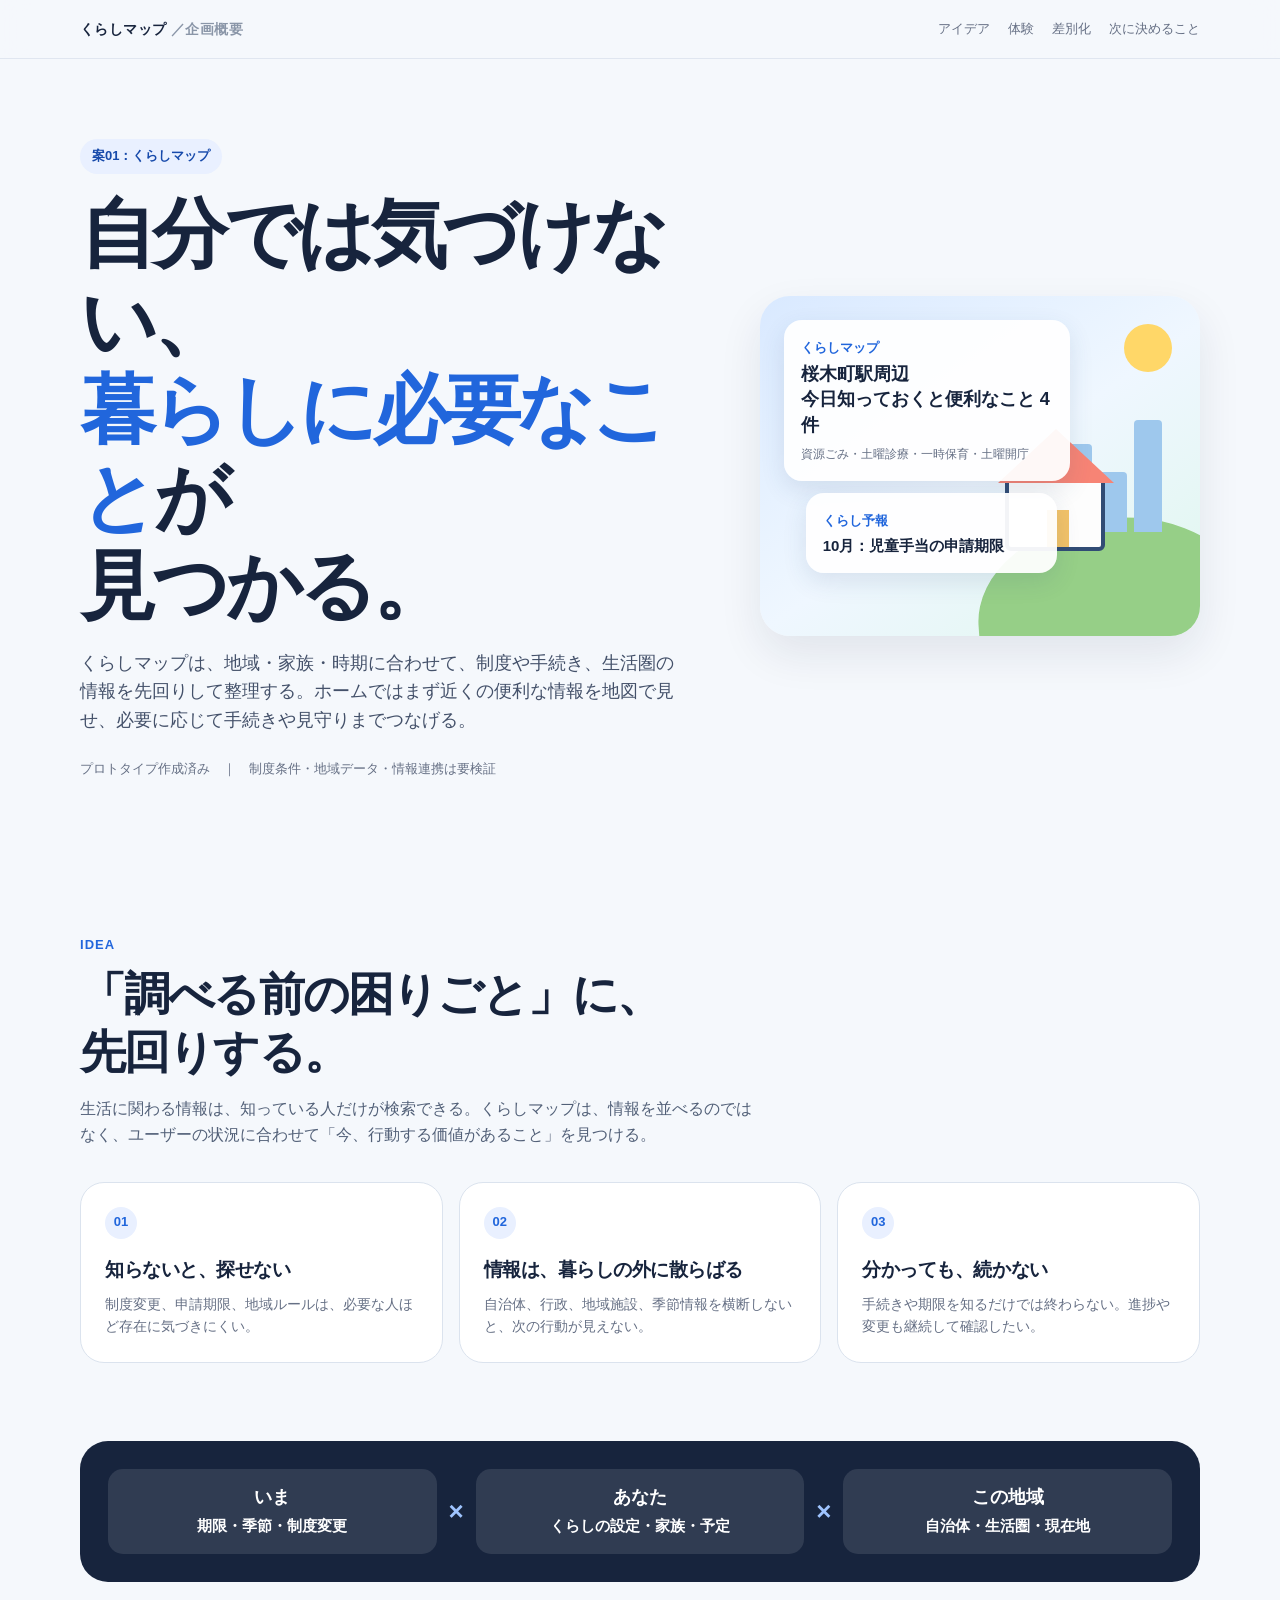
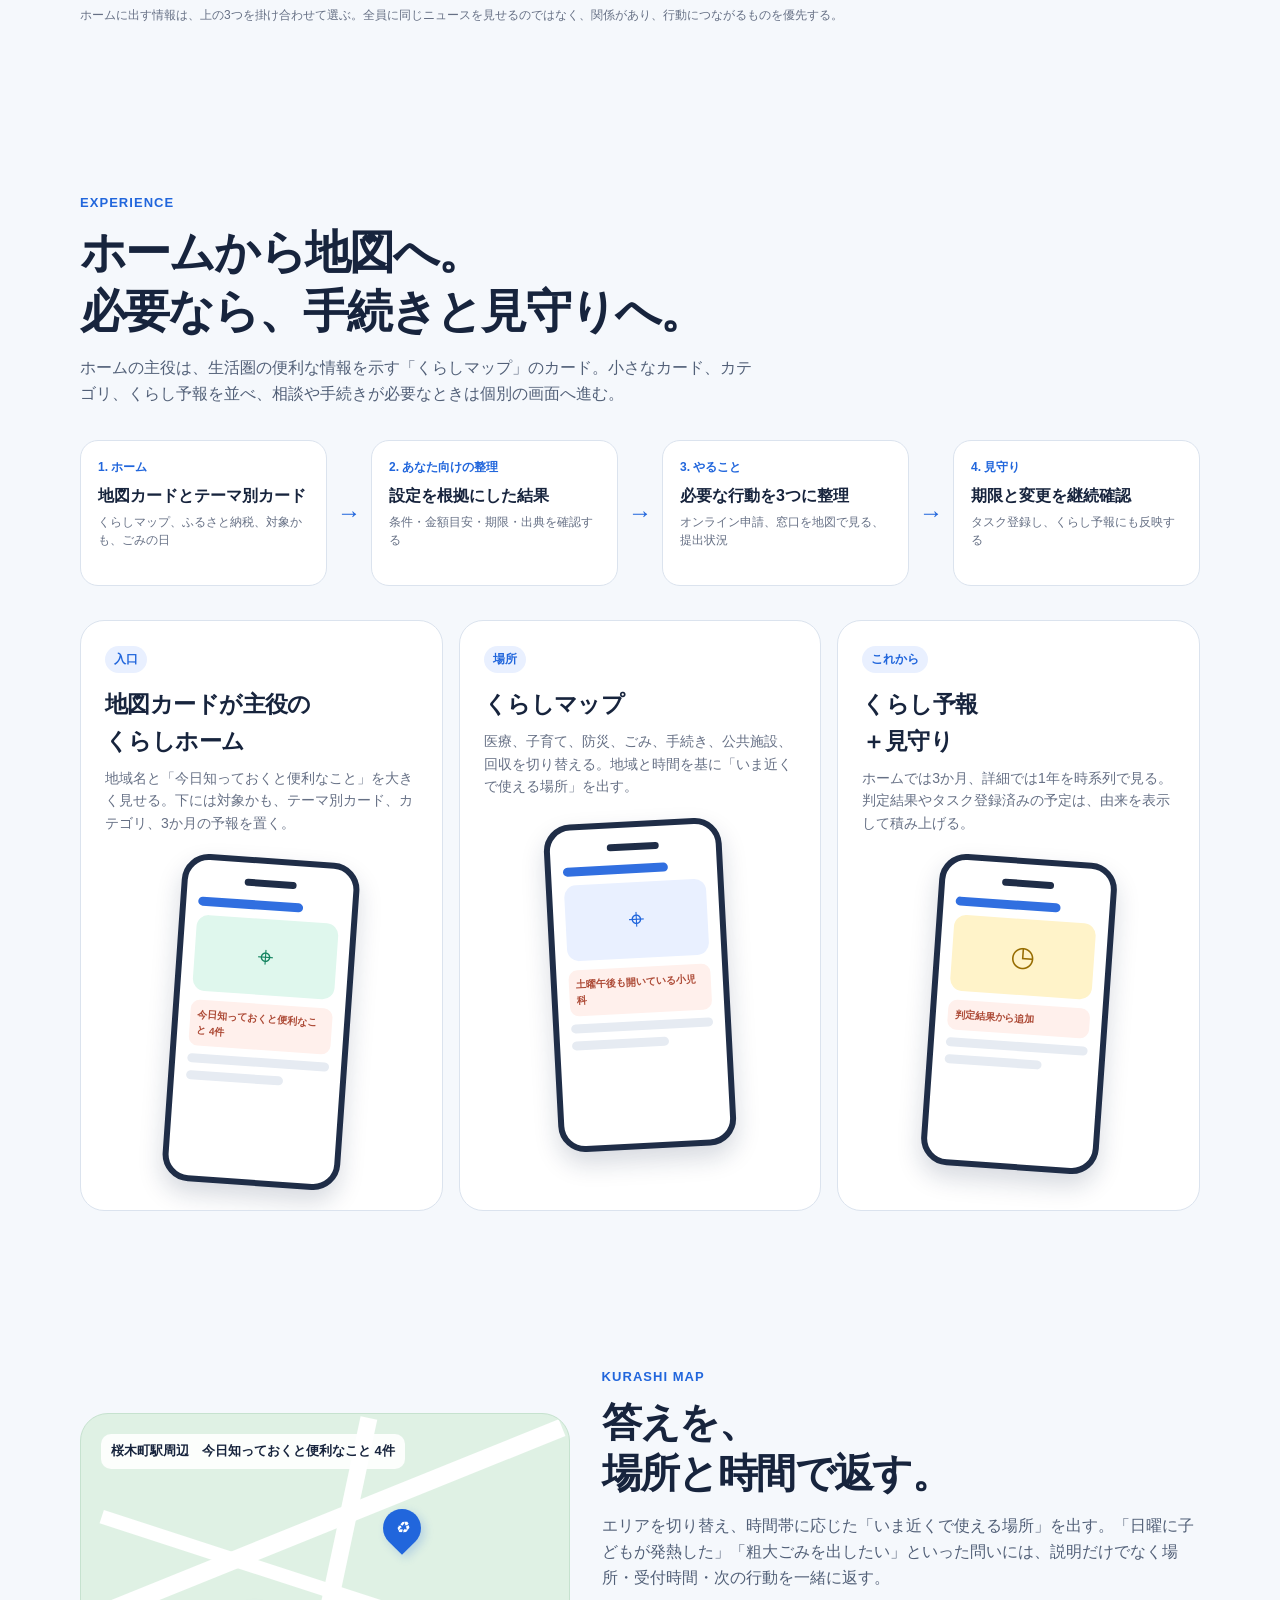
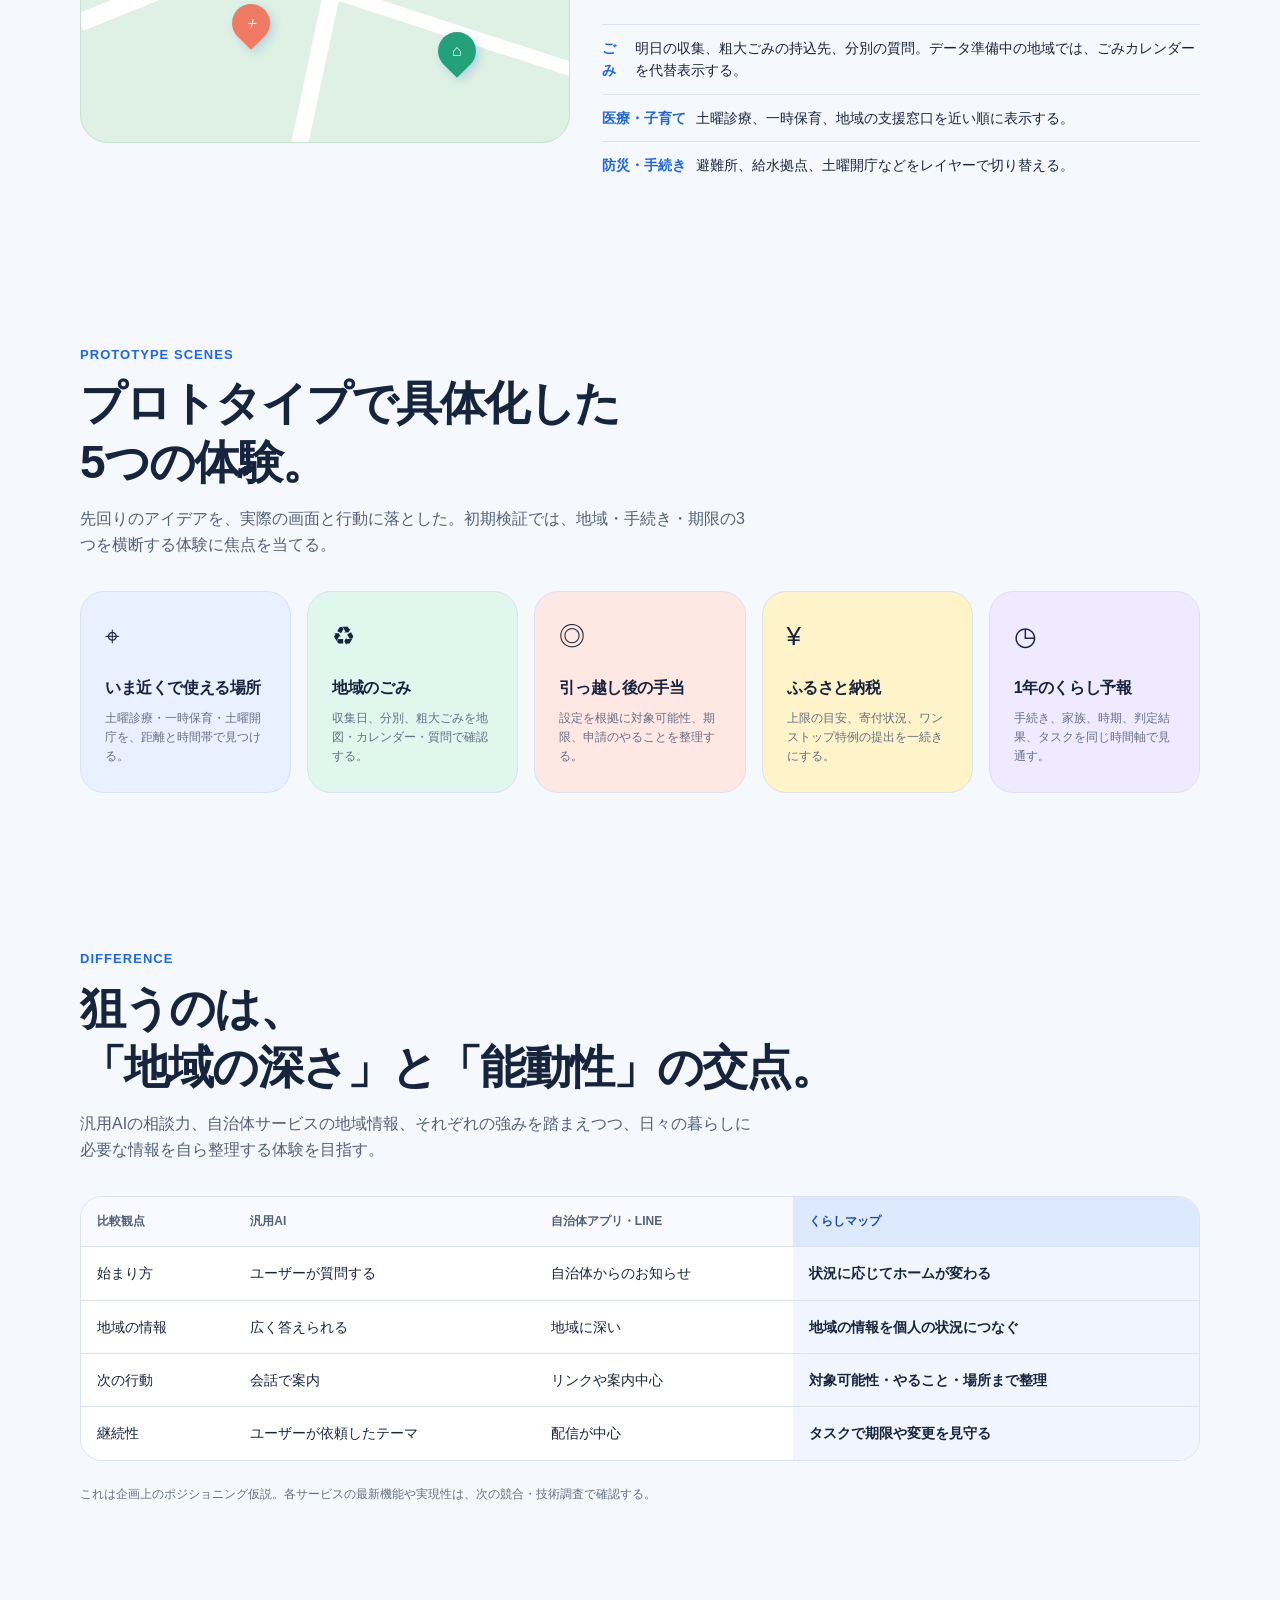
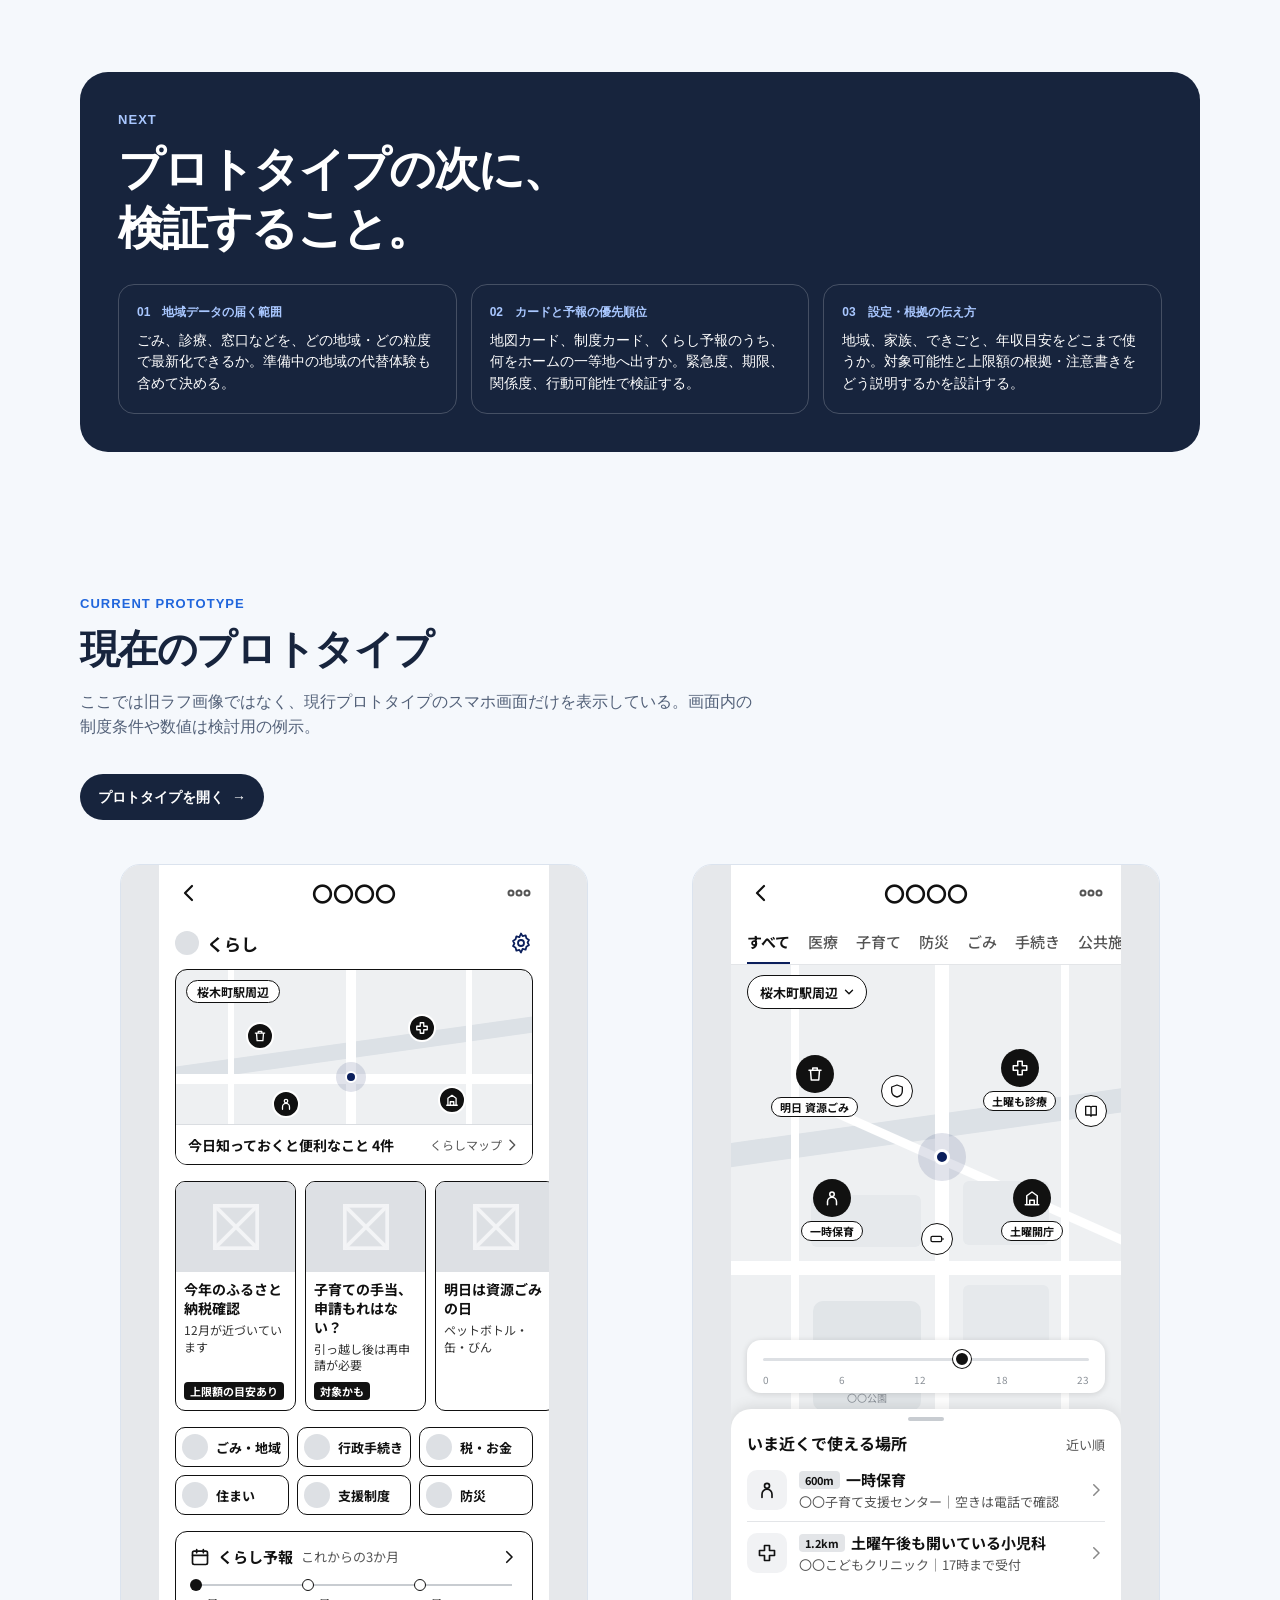
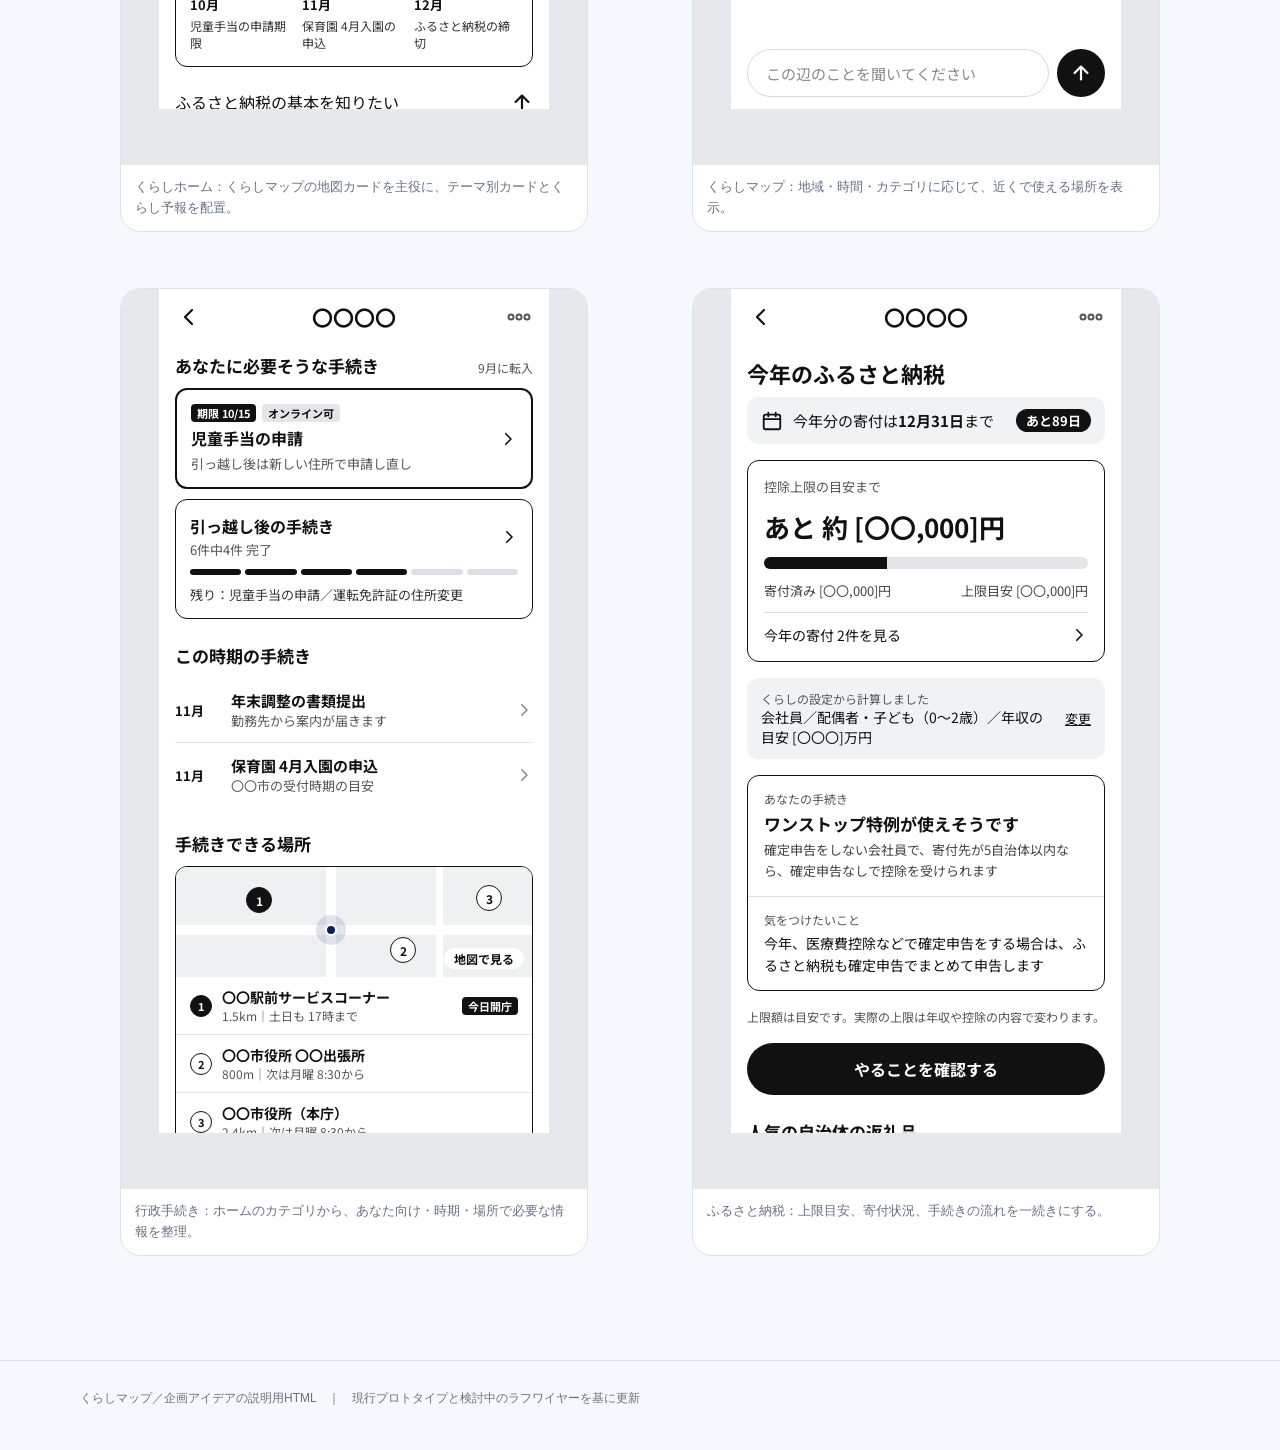
<file: lifestyle/マップ/くらしマップ_企画概要.html>
<!doctype html>
<html lang="ja">
<head>
  <meta charset="utf-8">
  <meta name="viewport" content="width=device-width, initial-scale=1">
  <meta name="description" content="くらしマップの企画アイデア概要。検討用の説明資料です。">
  <title>くらしマップ｜企画概要</title>
  <style>
    :root {
      --ink: #17243d;
      --muted: #667085;
      --line: #dbe3ee;
      --surface: #ffffff;
      --canvas: #f5f8fc;
      --blue: #2166dc;
      --blue-pale: #e9f0ff;
      --mint: #dff7ed;
      --coral: #ffe8e3;
      --yellow: #fff3c9;
      --radius: 24px;
      --shadow: 0 18px 44px rgba(23, 36, 61, .09);
    }
    * { box-sizing: border-box; }
    html { scroll-behavior: smooth; }
    body {
      margin: 0;
      color: var(--ink);
      background: var(--canvas);
      font-family: -apple-system, BlinkMacSystemFont, "Hiragino Sans", "Yu Gothic", "Noto Sans JP", sans-serif;
      line-height: 1.6;
    }
    a { color: inherit; }
    .wrap { width: min(1120px, calc(100% - 40px)); margin: 0 auto; }
    .topbar {
      position: sticky; top: 0; z-index: 5;
      backdrop-filter: blur(14px);
      background: rgba(245, 248, 252, .88);
      border-bottom: 1px solid rgba(219, 227, 238, .8);
    }
    .topbar .wrap { display: flex; align-items: center; justify-content: space-between; min-height: 58px; gap: 20px; }
    .brand { font-size: 14px; font-weight: 800; letter-spacing: .03em; }
    nav { display: flex; gap: 18px; font-size: 13px; color: var(--muted); }
    nav a { text-decoration: none; }
    nav a:hover { color: var(--blue); }
    .hero { padding: 80px 0 64px; overflow: hidden; }
    .eyebrow { display: inline-flex; align-items: center; gap: 8px; padding: 7px 12px; border-radius: 999px; background: var(--blue-pale); color: #174aab; font-size: 13px; font-weight: 800; }
    .hero-grid { display: grid; grid-template-columns: 1.18fr .82fr; align-items: center; gap: 46px; }
    h1 { max-width: 730px; margin: 16px 0 18px; font-size: clamp(40px, 6.2vw, 76px); line-height: 1.16; letter-spacing: -.055em; }
    h1 em { color: var(--blue); font-style: normal; }
    .lead { max-width: 610px; font-size: 18px; color: #44516a; }
    .status { margin-top: 24px; font-size: 13px; color: var(--muted); }
    .scene {
      position: relative; min-height: 340px; padding: 24px; border-radius: 30px; overflow: hidden;
      background: linear-gradient(145deg, #d9e9ff, #eff7ff 52%, #dff7ed); box-shadow: var(--shadow);
    }
    .scene::after { content: ""; position: absolute; right: -48px; bottom: -72px; width: 270px; height: 190px; border-radius: 52% 48% 0 0; background: #96cf87; transform: rotate(-4deg); }
    .sun { position: absolute; right: 28px; top: 28px; width: 48px; height: 48px; border-radius: 50%; background: #ffd768; }
    .city { position: absolute; right: 38px; bottom: 104px; display: flex; align-items: end; gap: 7px; z-index: 1; }
    .city span { display: block; width: 28px; background: #9ec8ed; border-radius: 4px 4px 0 0; }
    .city span:nth-child(1) { height: 48px; }.city span:nth-child(2) { height: 88px; }.city span:nth-child(3) { height: 60px; }.city span:nth-child(4) { height: 112px; }
    .house { position: absolute; right: 95px; bottom: 85px; z-index: 2; width: 100px; height: 76px; border-radius: 6px; background: #fdfdfd; border: 4px solid #314c75; }
    .house::before { content: ""; position: absolute; left: -11px; top: -50px; border-left: 58px solid transparent; border-right: 58px solid transparent; border-bottom: 54px solid #f78475; }
    .house::after { content: ""; position: absolute; left: 38px; bottom: 0; width: 22px; height: 37px; background: #f2c268; }
    .home-card { position: relative; z-index: 3; width: 73%; padding: 17px; border-radius: 18px; background: rgba(255,255,255,.94); box-shadow: 0 9px 25px rgba(41, 73, 112, .12); }
    .home-card small { display: block; color: var(--blue); font-weight: 800; }.home-card strong { display: block; margin-top: 4px; font-size: 18px; line-height: 1.4; }.home-card p { margin: 7px 0 0; font-size: 12px; color: var(--muted); }
    section { padding: 78px 0; }
    .section-label { margin: 0 0 9px; color: var(--blue); font-size: 13px; letter-spacing: .08em; font-weight: 900; }
    h2 { margin: 0; font-size: clamp(29px, 4vw, 46px); line-height: 1.28; letter-spacing: -.04em; }
    .section-intro { max-width: 680px; margin: 14px 0 34px; color: #526078; font-size: 16px; }
    .problem-grid, .feature-grid, .example-grid { display: grid; grid-template-columns: repeat(3, 1fr); gap: 16px; }
    .card { padding: 24px; background: var(--surface); border: 1px solid var(--line); border-radius: var(--radius); }
    .card .num { display: inline-grid; place-items: center; width: 32px; height: 32px; border-radius: 50%; background: var(--blue-pale); color: var(--blue); font-size: 13px; font-weight: 900; }
    .card h3 { margin: 16px 0 8px; font-size: 19px; letter-spacing: -.025em; }.card p { margin: 0; font-size: 14px; color: var(--muted); }
    .formula { display: grid; grid-template-columns: 1fr auto 1fr auto 1fr; align-items: center; gap: 12px; padding: 28px; background: var(--ink); color: white; border-radius: 28px; }
    .formula div { padding: 14px; text-align: center; border-radius: 15px; background: rgba(255,255,255,.11); font-size: 18px; font-weight: 800; }.formula b { color: #9fc4ff; font-size: 26px; }
    .flow { display: grid; grid-template-columns: 1fr auto 1fr auto 1fr auto 1fr; align-items: center; gap: 10px; margin-top: 28px; }
    .flow-step { min-height: 146px; padding: 17px; border: 1px solid var(--line); border-radius: 18px; background: var(--surface); }
    .flow-step b { display: block; margin-bottom: 8px; color: var(--blue); font-size: 12px; }.flow-step strong { display: block; line-height: 1.36; font-size: 16px; }.flow-step span { display: block; margin-top: 7px; color: var(--muted); font-size: 12px; line-height: 1.45; }
    .arrow { color: var(--blue); font-size: 24px; font-weight: 300; }
    .feature { position: relative; overflow: hidden; min-height: 0; }
    .feature .tag { display: inline-block; padding: 4px 9px; border-radius: 999px; background: var(--blue-pale); color: var(--blue); font-size: 12px; font-weight: 800; }.feature h3 { margin: 13px 0 7px; font-size: 23px; }.feature p { max-width: 100%; }
    .mini-phone { position: relative; right: auto; bottom: auto; width: 178px; margin: 24px auto 0; padding: 16px 12px 88px; border: 6px solid #1f2d47; border-radius: 27px; background: #fff; box-shadow: 0 12px 24px rgba(17,38,71,.17); transform: rotate(4deg); }
    .mini-phone::before { content: ""; display: block; width: 52px; height: 7px; margin: 0 auto 14px; border-radius: 9px; background: #1f2d47; }.mini-phone .bar { height: 9px; margin: 8px 0; border-radius: 8px; background: #e6ebf2; }.mini-phone .bar.dark { background: #316fe0; width: 74%; }.mini-phone .pin { display: grid; place-items: center; height: 76px; margin-top: 9px; border-radius: 12px; background: #dff7ed; color: #12835f; font-size: 28px; }.mini-phone .pill { margin-top: 9px; padding: 7px; border-radius: 9px; background: #fff0ec; color: #ad4a36; font-size: 10px; font-weight: 800; }
    .feature:nth-child(2) .mini-phone { transform: rotate(-3deg); }.feature:nth-child(2) .pin { background: #e9f0ff; color: #2166dc; }.feature:nth-child(3) .pin { background: #fff3c9; color: #976c00; }
    .two-col { display: grid; grid-template-columns: .9fr 1.1fr; gap: 32px; align-items: center; }
    .map-sketch { position: relative; min-height: 330px; overflow: hidden; border-radius: 28px; background: #dff1e4; border: 1px solid #c6e2cf; }
    .road { position: absolute; background: #fff; transform: rotate(-22deg); }.road.one { top: 102px; left: -20px; width: 520px; height: 18px; }.road.two { top: 176px; left: 8px; width: 520px; height: 14px; transform: rotate(18deg); }.road.three { top: 0; left: 242px; width: 17px; height: 360px; transform: rotate(12deg); }
    .map-label { position: absolute; top: 20px; left: 20px; z-index: 2; padding: 7px 10px; border-radius: 10px; background: rgba(255,255,255,.9); font-size: 13px; font-weight: 800; }.pin-dot { position: absolute; z-index: 2; display: grid; place-items: center; width: 38px; height: 38px; border-radius: 50% 50% 50% 0; background: var(--blue); color: white; transform: rotate(-45deg); box-shadow: 0 5px 10px rgba(33,102,220,.22); }.pin-dot span { transform: rotate(45deg); font-size: 16px; }.pin-dot.a { top: 95px; left: 62%; }.pin-dot.b { top: 190px; left: 31%; background: #ef7b63; }.pin-dot.c { top: 218px; right: 19%; background: #23a27a; }
    .map-copy ul { padding: 0; margin: 20px 0 0; list-style: none; }.map-copy li { display: flex; gap: 10px; padding: 12px 0; border-top: 1px solid var(--line); font-size: 14px; }.map-copy li b { color: var(--blue); }
    .example-grid { grid-template-columns: repeat(5, 1fr); }.example { min-height: 202px; }.example:nth-child(1) { background: var(--blue-pale); }.example:nth-child(2) { background: var(--mint); }.example:nth-child(3) { background: var(--coral); }.example:nth-child(4) { background: var(--yellow); }.example:nth-child(5) { background: #efeaff; }.example .icon { font-size: 26px; }.example h3 { margin: 17px 0 8px; font-size: 16px; }.example p { font-size: 12px; }
    .compare { width: 100%; overflow: hidden; border-collapse: separate; border-spacing: 0; border: 1px solid var(--line); border-radius: 22px; background: white; }.compare th, .compare td { padding: 15px 16px; border-bottom: 1px solid var(--line); text-align: left; font-size: 14px; vertical-align: top; }.compare th { background: #f8faff; color: #526078; font-size: 12px; }.compare tr:last-child td { border-bottom: none; }.compare td:last-child { background: #f0f5ff; font-weight: 700; }.compare th:last-child { background: #dce9ff; color: #174aab; }
    .next { padding: 38px; border-radius: 28px; color: white; background: var(--ink); }.next h2 { max-width: 540px; }.next-grid { display: grid; grid-template-columns: repeat(3, 1fr); gap: 14px; margin-top: 26px; }.next-item { padding: 18px; border: 1px solid rgba(255,255,255,.2); border-radius: 16px; }.next-item b { display: block; color: #a9c7ff; font-size: 12px; }.next-item p { margin: 8px 0 0; font-size: 14px; line-height: 1.55; }
    .references { padding: 64px 0 88px; }.reference-grid { display: grid; grid-template-columns: repeat(2, minmax(0, 1fr)); gap: 24px; }.reference-card { overflow: hidden; border: 1px solid var(--line); border-radius: 20px; background: white; }.reference-card iframe { display: block; width: 100%; height: 900px; border: 0; background: #e8edf4; }.reference-card p { margin: 0; padding: 12px 14px; color: var(--muted); font-size: 13px; }
    footer { padding: 28px 0 42px; border-top: 1px solid var(--line); color: var(--muted); font-size: 12px; }
    .note { margin-top: 24px; color: var(--muted); font-size: 12px; }
    @media (max-width: 800px) { .hero { padding-top: 48px; }.hero-grid, .two-col { grid-template-columns: 1fr; gap: 28px; }.scene { min-height: 270px; }.problem-grid, .feature-grid { grid-template-columns: 1fr; }.formula { grid-template-columns: 1fr; gap: 7px; }.formula b { transform: rotate(90deg); text-align: center; }.flow { grid-template-columns: 1fr; gap: 7px; }.arrow { transform: rotate(90deg); text-align: center; }.flow-step { min-height: 0; }.example-grid { grid-template-columns: 1fr 1fr; }.next-grid, .reference-grid { grid-template-columns: 1fr; }.reference-card iframe { height: 900px; } nav { display: none; } section { padding: 56px 0; } }
  </style>
</head>
<body>
  <header class="topbar"><div class="wrap"><div class="brand">くらしマップ <span style="color:#8a96a8">／企画概要</span></div><nav aria-label="ページ内リンク"><a href="#idea">アイデア</a><a href="#experience">体験</a><a href="#difference">差別化</a><a href="#next">次に決めること</a></nav></div></header>
  <main>
    <section class="hero"><div class="wrap hero-grid"><div><span class="eyebrow">案01：くらしマップ</span><h1>自分では気づけない、<br><em>暮らしに必要なこと</em>が<br>見つかる。</h1><p class="lead">くらしマップは、地域・家族・時期に合わせて、制度や手続き、生活圏の情報を先回りして整理する。ホームではまず近くの便利な情報を地図で見せ、必要に応じて手続きや見守りまでつなげる。</p><p class="status">プロトタイプ作成済み　｜　制度条件・地域データ・情報連携は要検証</p></div><div class="scene" aria-label="くらしホームのイメージ"><div class="sun"></div><div class="home-card"><small>くらしマップ</small><strong>桜木町駅周辺<br>今日知っておくと便利なこと 4件</strong><p>資源ごみ・土曜診療・一時保育・土曜開庁</p></div><div class="home-card" style="margin-top:12px; width:64%; margin-left:22px"><small>くらし予報</small><strong style="font-size:15px">10月：児童手当の申請期限</strong></div><div class="city"><span></span><span></span><span></span><span></span></div><div class="house"></div></div></div></section>

    <section id="idea"><div class="wrap"><p class="section-label">IDEA</p><h2>「調べる前の困りごと」に、<br>先回りする。</h2><p class="section-intro">生活に関わる情報は、知っている人だけが検索できる。くらしマップは、情報を並べるのではなく、ユーザーの状況に合わせて「今、行動する価値があること」を見つける。</p><div class="problem-grid"><article class="card"><span class="num">01</span><h3>知らないと、探せない</h3><p>制度変更、申請期限、地域ルールは、必要な人ほど存在に気づきにくい。</p></article><article class="card"><span class="num">02</span><h3>情報は、暮らしの外に散らばる</h3><p>自治体、行政、地域施設、季節情報を横断しないと、次の行動が見えない。</p></article><article class="card"><span class="num">03</span><h3>分かっても、続かない</h3><p>手続きや期限を知るだけでは終わらない。進捗や変更も継続して確認したい。</p></article></div></div></section>

    <section style="padding-top:0"><div class="wrap"><div class="formula"><div>いま<br><small>期限・季節・制度変更</small></div><b>×</b><div>あなた<br><small>くらしの設定・家族・予定</small></div><b>×</b><div>この地域<br><small>自治体・生活圏・現在地</small></div></div><p class="note">ホームに出す情報は、上の3つを掛け合わせて選ぶ。全員に同じニュースを見せるのではなく、関係があり、行動につながるものを優先する。</p></div></section>

    <section id="experience"><div class="wrap"><p class="section-label">EXPERIENCE</p><h2>ホームから地図へ。<br>必要なら、手続きと見守りへ。</h2><p class="section-intro">ホームの主役は、生活圏の便利な情報を示す「くらしマップ」のカード。小さなカード、カテゴリ、くらし予報を並べ、相談や手続きが必要なときは個別の画面へ進む。</p><div class="flow" aria-label="制度・支援の基本導線"><div class="flow-step"><b>1. ホーム</b><strong>地図カードとテーマ別カード</strong><span>くらしマップ、ふるさと納税、対象かも、ごみの日</span></div><div class="arrow" aria-hidden="true">→</div><div class="flow-step"><b>2. あなた向けの整理</b><strong>設定を根拠にした結果</strong><span>条件・金額目安・期限・出典を確認する</span></div><div class="arrow" aria-hidden="true">→</div><div class="flow-step"><b>3. やること</b><strong>必要な行動を3つに整理</strong><span>オンライン申請、窓口を地図で見る、提出状況</span></div><div class="arrow" aria-hidden="true">→</div><div class="flow-step"><b>4. 見守り</b><strong>期限と変更を継続確認</strong><span>タスク登録し、くらし予報にも反映する</span></div></div>
      <div class="feature-grid" style="margin-top:34px"><article class="card feature"><span class="tag">入口</span><h3>地図カードが主役の<br>くらしホーム</h3><p>地域名と「今日知っておくと便利なこと」を大きく見せる。下には対象かも、テーマ別カード、カテゴリ、3か月の予報を置く。</p><div class="mini-phone"><div class="bar dark"></div><div class="pin">⌖</div><div class="pill">今日知っておくと便利なこと 4件</div><div class="bar"></div><div class="bar" style="width:68%"></div></div></article><article class="card feature"><span class="tag">場所</span><h3>くらしマップ</h3><p>医療、子育て、防災、ごみ、手続き、公共施設、回収を切り替える。地域と時間を基に「いま近くで使える場所」を出す。</p><div class="mini-phone"><div class="bar dark"></div><div class="pin">⌖</div><div class="pill">土曜午後も開いている小児科</div><div class="bar"></div><div class="bar" style="width:68%"></div></div></article><article class="card feature"><span class="tag">これから</span><h3>くらし予報<br>＋見守り</h3><p>ホームでは3か月、詳細では1年を時系列で見る。判定結果やタスク登録済みの予定は、由来を表示して積み上げる。</p><div class="mini-phone"><div class="bar dark"></div><div class="pin">◷</div><div class="pill">判定結果から追加</div><div class="bar"></div><div class="bar" style="width:68%"></div></div></article></div></div></section>

    <section><div class="wrap two-col"><div class="map-sketch" aria-label="くらしマップのイメージ"><span class="map-label">桜木町駅周辺　今日知っておくと便利なこと 4件</span><i class="road one"></i><i class="road two"></i><i class="road three"></i><i class="pin-dot a"><span>♻</span></i><i class="pin-dot b"><span>＋</span></i><i class="pin-dot c"><span>⌂</span></i></div><div class="map-copy"><p class="section-label">KURASHI MAP</p><h2 style="font-size:clamp(28px,3.5vw,40px)">答えを、<br>場所と時間で返す。</h2><p class="section-intro">エリアを切り替え、時間帯に応じた「いま近くで使える場所」を出す。「日曜に子どもが発熱した」「粗大ごみを出したい」といった問いには、説明だけでなく場所・受付時間・次の行動を一緒に返す。</p><ul><li><b>ごみ</b><span>明日の収集、粗大ごみの持込先、分別の質問。データ準備中の地域では、ごみカレンダーを代替表示する。</span></li><li><b>医療・子育て</b><span>土曜診療、一時保育、地域の支援窓口を近い順に表示する。</span></li><li><b>防災・手続き</b><span>避難所、給水拠点、土曜開庁などをレイヤーで切り替える。</span></li></ul></div></div></section>

    <section><div class="wrap"><p class="section-label">PROTOTYPE SCENES</p><h2>プロトタイプで具体化した<br>5つの体験。</h2><p class="section-intro">先回りのアイデアを、実際の画面と行動に落とした。初期検証では、地域・手続き・期限の3つを横断する体験に焦点を当てる。</p><div class="example-grid"><article class="card example"><div class="icon">⌖</div><h3>いま近くで使える場所</h3><p>土曜診療・一時保育・土曜開庁を、距離と時間帯で見つける。</p></article><article class="card example"><div class="icon">♻</div><h3>地域のごみ</h3><p>収集日、分別、粗大ごみを地図・カレンダー・質問で確認する。</p></article><article class="card example"><div class="icon">◎</div><h3>引っ越し後の手当</h3><p>設定を根拠に対象可能性、期限、申請のやることを整理する。</p></article><article class="card example"><div class="icon">¥</div><h3>ふるさと納税</h3><p>上限の目安、寄付状況、ワンストップ特例の提出を一続きにする。</p></article><article class="card example"><div class="icon">◷</div><h3>1年のくらし予報</h3><p>手続き、家族、時期、判定結果、タスクを同じ時間軸で見通す。</p></article></div></div></section>

    <section id="difference"><div class="wrap"><p class="section-label">DIFFERENCE</p><h2>狙うのは、<br>「地域の深さ」と「能動性」の交点。</h2><p class="section-intro">汎用AIの相談力、自治体サービスの地域情報、それぞれの強みを踏まえつつ、日々の暮らしに必要な情報を自ら整理する体験を目指す。</p><div style="overflow-x:auto"><table class="compare"><thead><tr><th>比較観点</th><th>汎用AI</th><th>自治体アプリ・LINE</th><th>くらしマップ</th></tr></thead><tbody><tr><td>始まり方</td><td>ユーザーが質問する</td><td>自治体からのお知らせ</td><td>状況に応じてホームが変わる</td></tr><tr><td>地域の情報</td><td>広く答えられる</td><td>地域に深い</td><td>地域の情報を個人の状況につなぐ</td></tr><tr><td>次の行動</td><td>会話で案内</td><td>リンクや案内中心</td><td>対象可能性・やること・場所まで整理</td></tr><tr><td>継続性</td><td>ユーザーが依頼したテーマ</td><td>配信が中心</td><td>タスクで期限や変更を見守る</td></tr></tbody></table></div><p class="note">これは企画上のポジショニング仮説。各サービスの最新機能や実現性は、次の競合・技術調査で確認する。</p></div></section>

    <section id="next"><div class="wrap"><div class="next"><p class="section-label" style="color:#a9c7ff">NEXT</p><h2>プロトタイプの次に、<br>検証すること。</h2><div class="next-grid"><div class="next-item"><b>01　地域データの届く範囲</b><p>ごみ、診療、窓口などを、どの地域・どの粒度で最新化できるか。準備中の地域の代替体験も含めて決める。</p></div><div class="next-item"><b>02　カードと予報の優先順位</b><p>地図カード、制度カード、くらし予報のうち、何をホームの一等地へ出すか。緊急度、期限、関係度、行動可能性で検証する。</p></div><div class="next-item"><b>03　設定・根拠の伝え方</b><p>地域、家族、できごと、年収目安をどこまで使うか。対象可能性と上限額の根拠・注意書きをどう説明するかを設計する。</p></div></div></div></div></section>

    <section class="references"><div class="wrap"><p class="section-label">CURRENT PROTOTYPE</p><h2 style="font-size:clamp(27px,3.5vw,40px)">現在のプロトタイプ</h2><p class="section-intro">ここでは旧ラフ画像ではなく、現行プロトタイプのスマホ画面だけを表示している。画面内の制度条件や数値は検討用の例示。</p><p style="margin:0 0 28px"><a href="くらしマップ.html#HomeCard" style="display:inline-flex; align-items:center; gap:8px; padding:12px 18px; color:#fff; background:#17243d; border-radius:999px; text-decoration:none; font-size:14px; font-weight:800">プロトタイプを開く <span aria-hidden="true">→</span></a></p><div class="reference-grid"><figure class="reference-card"><iframe src="くらしマップ.html?embed=1&amp;preview=3#HomeCard" title="現行プロトタイプ：くらしホーム"></iframe><figcaption><p>くらしホーム：くらしマップの地図カードを主役に、テーマ別カードとくらし予報を配置。</p></figcaption></figure><figure class="reference-card"><iframe src="くらしマップ.html?embed=1&amp;preview=3#Main" title="現行プロトタイプ：くらしマップ"></iframe><figcaption><p>くらしマップ：地域・時間・カテゴリに応じて、近くで使える場所を表示。</p></figcaption></figure><figure class="reference-card"><iframe src="くらしマップ.html?embed=1&amp;preview=3#CategoryProcedures" title="現行プロトタイプ：行政手続きカテゴリ"></iframe><figcaption><p>行政手続き：ホームのカテゴリから、あなた向け・時期・場所で必要な情報を整理。</p></figcaption></figure><figure class="reference-card"><iframe src="くらしマップ.html?embed=1&amp;preview=3#FurusatoCheck" title="現行プロトタイプ：ふるさと納税"></iframe><figcaption><p>ふるさと納税：上限目安、寄付状況、手続きの流れを一続きにする。</p></figcaption></figure></div></div></section>
  </main>
  <footer><div class="wrap">くらしマップ／企画アイデアの説明用HTML　｜　現行プロトタイプと検討中のラフワイヤーを基に更新</div></footer>
</body>
</html>
</file>
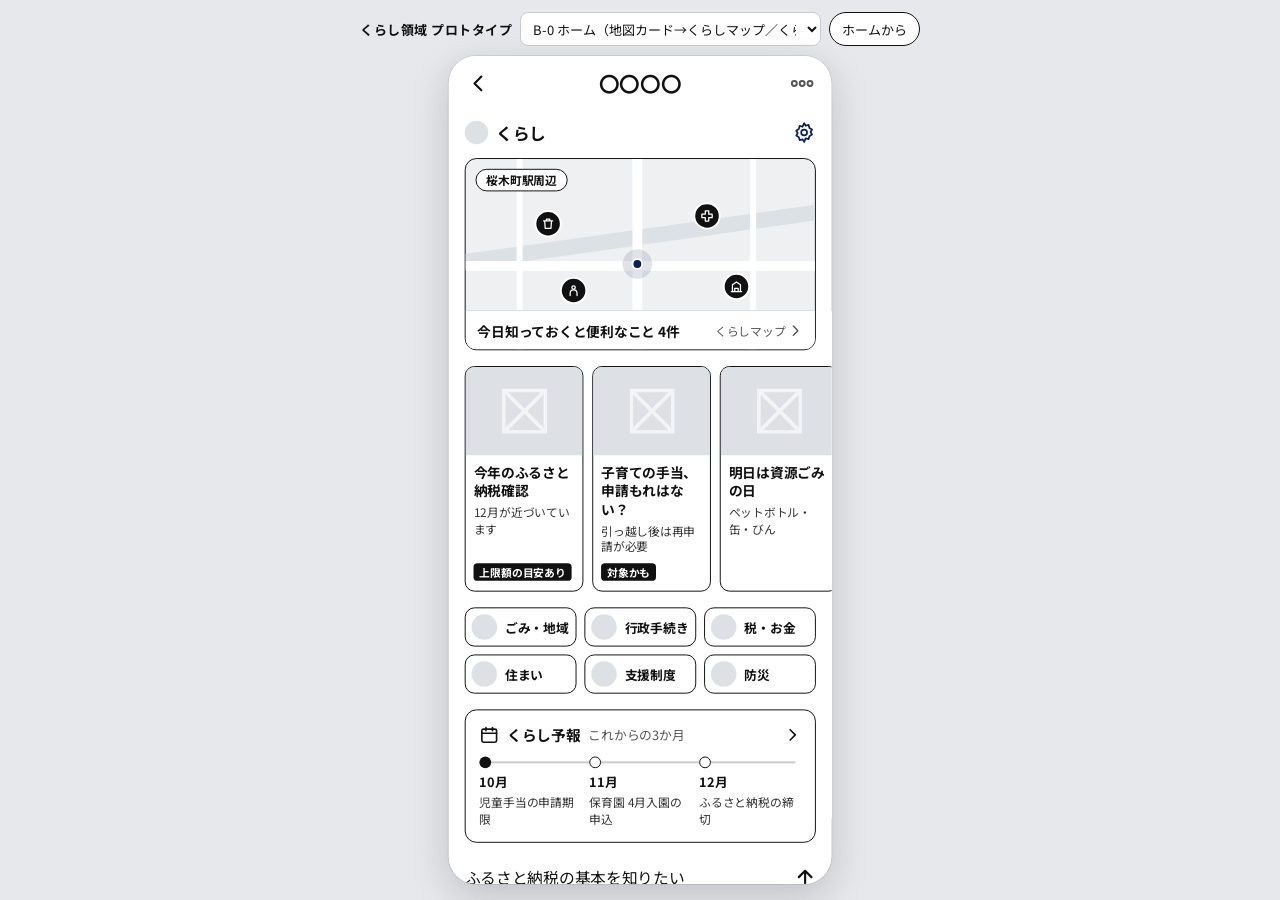
<file: lifestyle/マップ/くらしマップ.html>
<!doctype html><html><head><meta charset=utf8><meta name=viewport content="width=device-width,initial-scale=1,viewport-fit=cover"><style>:root{color-scheme:light;box-sizing:border-box;padding-top:env(safe-area-inset-top,0px);padding-bottom:env(safe-area-inset-bottom,0px)}html{scroll-padding-top:env(safe-area-inset-top,0px)}body{margin:0;padding:0;font:14px -apple-system,BlinkMacSystemFont,sans-serif;background:#faf9f5;color:#141413}img{max-width:100%}[hidden]:not([hidden=until-found i]){display:none!important}</style></head><body>
<title>くらし領域プロトタイプ</title>
<link rel="preconnect" href="https://fonts.googleapis.com">
<link rel="stylesheet" href="https://fonts.googleapis.com/css2?family=Noto+Sans+JP:wght@400;500;700&display=swap">
<style>
/* Layout: one phone-sized device centered on a quiet desk; a slim control bar above it. Single light look (monochrome wireframe), chosen on purpose. */
:root{
  --desk:#E6E8EB; --ink:#111111; --muted:#5B6068; --line:#C9CDD3; --device:#FFFFFF; --accent:#0B1F5C;
  --font:'Noto Sans JP','Hiragino Sans','Yu Gothic',sans-serif;
  color-scheme: light;
}
html,body{height:100%}
body{margin:0;background:var(--desk);color:var(--ink);font-family:var(--font);overflow:hidden}
*{box-sizing:border-box}
.app{height:100%;display:flex;flex-direction:column;align-items:center;padding:12px 16px 16px;gap:10px}
.bar{width:100%;max-width:560px;display:flex;align-items:center;gap:8px;flex-wrap:wrap;justify-content:center}
.bar h1{margin:0;font-size:13px;font-weight:700;letter-spacing:.04em;white-space:nowrap}
.bar select{font:inherit;font-size:13px;max-width:100%;min-width:0;flex:1 1 220px;height:34px;border:1px solid var(--line);border-radius:8px;background:var(--device);color:var(--ink);padding:0 8px}
.bar button{font:inherit;font-size:13px;height:34px;padding:0 12px;border:1px solid var(--ink);border-radius:17px;background:var(--device);color:var(--ink);cursor:pointer}
.bar :focus-visible,.device a:focus-visible,.device button:focus-visible{outline:2px solid var(--accent);outline-offset:2px}
.stage{flex:1;min-height:0;width:100%;display:flex;justify-content:center;align-items:flex-start}
.device{position:relative;width:390px;border-radius:28px;background:var(--device);box-shadow:0 0 0 1px rgba(0,0,0,.08),0 12px 40px rgba(17,17,17,.18);overflow:hidden;transform-origin:top center}
.embed-mode .app{padding:0;gap:0}.embed-mode .bar{display:none}.embed-mode .stage{width:100%}.embed-mode .device{border-radius:0;box-shadow:none}
.screen{position:absolute;inset:0;overflow-y:auto;overflow-x:hidden;overscroll-behavior:contain;scrollbar-width:none}
.screen::-webkit-scrollbar{display:none}
.screen a{color:#111;text-decoration:none}
.screen button{font-family:inherit;color:#111;background:none;border:0;padding:0;cursor:pointer}
.screen svg{display:block}
.screen > div{font-family:var(--font) !important}
.toast{position:absolute;left:50%;bottom:96px;transform:translateX(-50%);background:#111;color:#fff;font-size:13px;padding:8px 14px;border-radius:18px;white-space:nowrap;pointer-events:none;z-index:20}
.menu{position:absolute;z-index:15;background:#fff;border:1.5px solid #111;border-radius:12px;box-shadow:0 6px 20px rgba(0,0,0,.15);padding:4px;display:flex;flex-direction:column;min-width:200px}
.menu button{font-family:var(--font);font-size:14px;text-align:left;padding:10px 12px;border-radius:8px;background:none;border:0;color:#111;cursor:pointer;display:flex;justify-content:space-between;gap:12px}
.menu button[aria-checked="true"]{font-weight:700}
.menu button:hover{background:#F1F2F4}
[role="slider"]{cursor:pointer;touch-action:none}
@media (max-width:440px){
  .app{padding:8px 0 0;gap:6px}
  .bar{padding:0 16px}
  .bar h1{display:none}
  .device{border-radius:0;box-shadow:none}
}
@media (prefers-reduced-motion:no-preference){.screen{animation:in .18s ease-out}@keyframes in{from{opacity:.4}to{opacity:1}}}
</style>

<script>if(location.search.indexOf('embed=1')>=0)document.documentElement.classList.add('embed-mode');</script>

<div class="app">
  <div class="bar">
    <h1>くらし領域 プロトタイプ</h1>
    <label for="jump" style="position:absolute;width:1px;height:1px;overflow:hidden;clip:rect(0 0 0 0)">画面を選ぶ</label>
    <select id="jump"><optgroup label="ホーム"><option value="HomeCard">B-0 ホーム（地図カード→くらしマップ／くらし予報の入口）</option></optgroup><optgroup label="A 地域情報（くらしマップ）"><option value="Main">A-1 くらしマップ（地図）</option><option value="RadarDetail">A-2 暮らし情報の詳細</option><option value="RadarAsk">A-3 Agentへの質問から地図表示</option><option value="RadarToday">A-4 今日知っておくと便利なこと（ホームのカードから）</option><option value="RadarGomi">A-5 ごみレイヤーを選んだとき</option><option value="RadarGomiNoData">A-6 ごみレイヤー（データ準備中の地域）</option></optgroup><optgroup label="B 制度・支援"><option value="Settings">B-1 くらしの設定（歯車から）</option><option value="CheckResult">B-2 判定結果</option><option value="Todo">B-3 やること</option><option value="Forecast">B-4 くらし予報</option><option value="CategoryProcedures">B-5 カテゴリ（例：行政手続き）</option><option value="CategoryMoney">B-6 カテゴリ（税・お金）</option></optgroup><optgroup label="C ふるさと納税"><option value="FurusatoCheck">C-1 今年のふるさと納税（ホームのカードから）</option><option value="FurusatoTodo">C-2 やること（ワンストップ特例）</option><option value="FurusatoRecord">C-3 今年の寄付と申請書の状況</option></optgroup></select>
    <button id="restart" type="button">ホームから</button>
  </div>
  <div class="stage" id="stage">
    <div class="device" id="device">
<section class="screen" id="HomeCard" aria-label="B-0 ホーム（地図カード→くらしマップ／くらし予報の入口）" hidden>
<div style="width: 390px; height: 1040px; position: relative; overflow: hidden; display: flex; flex-direction: column; background: #FFFFFF; font-family: 'Noto Sans JP', sans-serif; color: #111111">

  <div style="height: 56px; flex-shrink: 0; display: flex; align-items: center; justify-content: space-between; padding: 0 8px">
    <button aria-label="戻る" style="width: 44px; height: 44px; display: flex; align-items: center; justify-content: center"><svg width="24" height="24" viewBox="0 0 24 24" fill="none" stroke="#111" stroke-width="2.2" stroke-linecap="round" stroke-linejoin="round"><path d="M15 5l-7 7 7 7"></path></svg></button>
    <div style="font-size: 21px; font-weight: 700"><span style="letter-spacing: 0.21px">〇〇〇〇</span></div>
    <button aria-label="その他" style="width: 44px; height: 44px; display: flex; align-items: center; justify-content: center"><svg width="26" height="26" viewBox="0 0 26 26" fill="none" stroke="#555" stroke-width="2"><circle cx="5" cy="13" r="2.5"></circle><circle cx="13" cy="13" r="2.5"></circle><circle cx="21" cy="13" r="2.5"></circle></svg></button>
  </div>

  <div style="height: 44px; flex-shrink: 0; display: flex; align-items: center; justify-content: space-between; padding: 0 16px">
    <div style="display: flex; align-items: center; gap: 8px; font-size: 17px; font-weight: 700"><span style="width: 24px; height: 24px; border-radius: 12px; background: #DDE0E4"></span>くらし</div>
    <a href="#Settings" aria-label="設定" style="width: 44px; height: 44px; margin-right: -10px; display: flex; align-items: center; justify-content: center"><svg width="24" height="24" viewBox="0 0 24 24" fill="none" stroke="#0B1F5C" stroke-width="1.8" stroke-linejoin="round"><circle cx="12" cy="12" r="3"></circle><path d="M12 2.5l1.6 2.6 3-.8.8 3 2.6 1.6-1.4 2.6 1.4 2.6-2.6 1.6-.8 3-3-.8L12 21.5l-1.6-2.6-3 .8-.8-3-2.6-1.6 1.4-2.6-1.4-2.6 2.6-1.6.8-3 3 .8z"></path></svg></a>
  </div>

  <!-- map card: replaces the carousel, opens くらしマップ -->
  <a href="#Main" aria-label="くらしマップを開く" style="margin: 4px 16px 16px; height: 196px; flex-shrink: 0; border-radius: 12px; border: 1.5px solid #111; overflow: hidden; position: relative; background: #EEF0F2; display: block">
    <div style="position: absolute; left: -20px; top: 70px; width: 420px; height: 16px; background: #DCE1E6; transform: rotate(-8deg)"></div>
    <div style="position: absolute; left: 0; right: 0; top: 104px; height: 10px; background: #FFF"></div>
    <div style="position: absolute; left: 170px; top: 0; bottom: 0; width: 10px; background: #FFF"></div>
    <div style="position: absolute; left: 52px; top: 0; bottom: 0; width: 6px; background: #FFF"></div>
    <div style="position: absolute; left: 290px; top: 0; bottom: 0; width: 6px; background: #FFF"></div>
    <div style="position: absolute; left: 160px; top: 92px; width: 30px; height: 30px; border-radius: 15px; background: rgba(11,31,92,0.12); display: flex; align-items: center; justify-content: center"><div style="width: 12px; height: 12px; border-radius: 6px; background: #0B1F5C; border: 2px solid #FFF"></div></div>
    <div style="position: absolute; left: 70px; top: 52px; width: 28px; height: 28px; border-radius: 14px; background: #111; border: 2px solid #FFF; display: flex; align-items: center; justify-content: center"><svg width="14" height="14" viewBox="0 0 24 24" fill="none" stroke="#FFF" stroke-width="2.2" stroke-linecap="round" stroke-linejoin="round"><path d="M4 7h16M9 7V4h6v3M6 7l1 13h10l1-13"></path></svg></div><div style="position: absolute; left: 232px; top: 44px; width: 28px; height: 28px; border-radius: 14px; background: #111; border: 2px solid #FFF; display: flex; align-items: center; justify-content: center"><svg width="14" height="14" viewBox="0 0 24 24" fill="none" stroke="#FFF" stroke-width="2.2" stroke-linecap="round" stroke-linejoin="round"><path d="M9 3h6v6h6v6h-6v6H9v-6H3V9h6z"></path></svg></div><div style="position: absolute; left: 96px; top: 120px; width: 28px; height: 28px; border-radius: 14px; background: #111; border: 2px solid #FFF; display: flex; align-items: center; justify-content: center"><svg width="14" height="14" viewBox="0 0 24 24" fill="none" stroke="#FFF" stroke-width="2.2" stroke-linecap="round" stroke-linejoin="round"><circle cx="12" cy="7" r="3"></circle><path d="M6 21v-4a6 6 0 0 1 12 0v4"></path></svg></div><div style="position: absolute; left: 262px; top: 116px; width: 28px; height: 28px; border-radius: 14px; background: #111; border: 2px solid #FFF; display: flex; align-items: center; justify-content: center"><svg width="14" height="14" viewBox="0 0 24 24" fill="none" stroke="#FFF" stroke-width="2.2" stroke-linecap="round" stroke-linejoin="round"><path d="M3 21h18M5 21V9l7-5 7 5v12M9 21v-6h6v6"></path></svg></div>
    <span style="position: absolute; top: 10px; left: 10px; background: #FFF; border: 1px solid #111; border-radius: 999px; padding: 2px 10px; font-size: 12px; font-weight: 700">桜木町駅周辺</span>
    <div style="position: absolute; left: 0; right: 0; bottom: 0; height: 40px; background: #FFF; border-top: 1px solid #DADDE1; display: flex; align-items: center; justify-content: space-between; padding: 0 12px">
      <span style="font-size: 14px; font-weight: 700">今日知っておくと便利なこと 4件</span>
      <span style="display: flex; align-items: center; gap: 2px; font-size: 12px; color: #555">くらしマップ<svg width="16" height="16" viewBox="0 0 24 24" fill="none" stroke="#555" stroke-width="2.2" stroke-linecap="round" stroke-linejoin="round"><path d="M9 5l7 7-7 7"></path></svg></span>
    </div>
  </a>

  <div style="display: flex; gap: 9px; padding-left: 16px; flex-shrink: 0">
    <a href="#FurusatoCheck" style="width: 121px; flex-shrink: 0; border: 1.5px solid #111; border-radius: 10px; overflow: hidden; display: flex; flex-direction: column">
      <div style="height: 90px; background: #DDE0E4; display: flex; align-items: center; justify-content: center"><svg width="46" height="46" viewBox="0 0 100 100" fill="none" stroke="#F3F4F6" stroke-width="8"><rect x="4" y="4" width="92" height="92"></rect><path d="M4 4l92 92M96 4L4 96"></path></svg></div>
      <div style="padding: 8px 8px 10px; display: flex; flex-direction: column; gap: 4px; flex: 1">
        <div style="font-size: 14px; font-weight: 700; line-height: 1.35">今年のふるさと納税確認</div>
        <div style="font-size: 12px; color: #333; line-height: 1.4">12月が近づいています</div>
        <div style="flex: 1"></div>
        <span style="align-self: flex-start; font-size: 11px; font-weight: 700; background: #111; color: #FFF; border-radius: 4px; padding: 1px 6px">上限額の目安あり</span>
      </div>
    </a>
    <a href="#CheckResult" style="width: 121px; flex-shrink: 0; border: 1.5px solid #111; border-radius: 10px; overflow: hidden; display: flex; flex-direction: column">
      <div style="height: 90px; background: #DDE0E4; display: flex; align-items: center; justify-content: center"><svg width="46" height="46" viewBox="0 0 100 100" fill="none" stroke="#F3F4F6" stroke-width="8"><rect x="4" y="4" width="92" height="92"></rect><path d="M4 4l92 92M96 4L4 96"></path></svg></div>
      <div style="padding: 8px 8px 10px; display: flex; flex-direction: column; gap: 4px; flex: 1">
        <div style="font-size: 14px; font-weight: 700; line-height: 1.35">子育ての手当、申請もれはない？</div>
        <div style="font-size: 12px; color: #333; line-height: 1.4">引っ越し後は再申請が必要</div>
        <div style="flex: 1"></div>
        <span style="align-self: flex-start; font-size: 11px; font-weight: 700; background: #111; color: #FFF; border-radius: 4px; padding: 1px 6px">対象かも</span>
      </div>
    </a>
    <a href="#RadarToday" style="width: 121px; flex-shrink: 0; border: 1.5px solid #111; border-radius: 10px; overflow: hidden; display: flex; flex-direction: column">
      <div style="height: 90px; background: #DDE0E4; display: flex; align-items: center; justify-content: center"><svg width="46" height="46" viewBox="0 0 100 100" fill="none" stroke="#F3F4F6" stroke-width="8"><rect x="4" y="4" width="92" height="92"></rect><path d="M4 4l92 92M96 4L4 96"></path></svg></div>
      <div style="padding: 8px 8px 10px; display: flex; flex-direction: column; gap: 4px; flex: 1">
        <div style="font-size: 14px; font-weight: 700; line-height: 1.35">明日は資源ごみの日</div>
        <div style="font-size: 12px; color: #333; line-height: 1.4">ペットボトル・缶・びん</div>
      </div>
    </a>
  </div>

  <div style="display: grid; grid-template-columns: repeat(3, minmax(0, 1fr)); gap: 8px; padding: 16px 16px 0">
    <div style="height: 40px; border: 1.5px solid #111; border-radius: 10px; display: flex; align-items: center; gap: 8px; padding: 0 6px; font-size: 13px; font-weight: 700"><span style="width: 26px; height: 26px; border-radius: 13px; background: #DDE0E4"></span>ごみ・地域</div>
    <a href="#CategoryProcedures" style="height: 40px; border: 1.5px solid #111; border-radius: 10px; display: flex; align-items: center; gap: 8px; padding: 0 6px; font-size: 13px; font-weight: 700"><span style="width: 26px; height: 26px; border-radius: 13px; background: #DDE0E4"></span>行政手続き</a>
    <a href="#CategoryMoney" style="height: 40px; border: 1.5px solid #111; border-radius: 10px; display: flex; align-items: center; gap: 8px; padding: 0 6px; font-size: 13px; font-weight: 700"><span style="width: 26px; height: 26px; border-radius: 13px; background: #DDE0E4"></span>税・お金</a>
    <div style="height: 40px; border: 1.5px solid #111; border-radius: 10px; display: flex; align-items: center; gap: 8px; padding: 0 6px; font-size: 13px; font-weight: 700"><span style="width: 26px; height: 26px; border-radius: 13px; background: #DDE0E4"></span>住まい</div>
    <div style="height: 40px; border: 1.5px solid #111; border-radius: 10px; display: flex; align-items: center; gap: 8px; padding: 0 6px; font-size: 13px; font-weight: 700"><span style="width: 26px; height: 26px; border-radius: 13px; background: #DDE0E4"></span>支援制度</div>
    <div style="height: 40px; border: 1.5px solid #111; border-radius: 10px; display: flex; align-items: center; gap: 8px; padding: 0 6px; font-size: 13px; font-weight: 700"><span style="width: 26px; height: 26px; border-radius: 13px; background: #DDE0E4"></span>防災</div>
  </div>

  <a href="#Forecast" style="margin: 16px 16px 0; flex-shrink: 0; border: 1.5px solid #111; border-radius: 12px; padding: 14px; display: flex; flex-direction: column; gap: 12px">
    <div style="display: flex; align-items: center; gap: 8px">
      <svg width="20" height="20" viewBox="0 0 24 24" fill="none" stroke="#111" stroke-width="2" stroke-linecap="round"><rect x="3" y="5" width="18" height="16" rx="2"></rect><path d="M3 10h18M8 3v4M16 3v4"></path></svg>
      <span style="font-size: 15px; font-weight: 700">くらし予報</span>
      <span style="flex: 1; font-size: 13px; color: #555">これからの3か月</span>
      <svg width="18" height="18" viewBox="0 0 24 24" fill="none" stroke="#111" stroke-width="2.2" stroke-linecap="round" stroke-linejoin="round"><path d="M9 5l7 7-7 7"></path></svg>
    </div>
    <div style="position: relative; display: grid; grid-template-columns: repeat(3, minmax(0, 1fr)); gap: 8px">
      <div style="position: absolute; left: 6px; right: 6px; top: 5px; height: 1.5px; background: #C8CCD1"></div>
      <div style="position: relative; display: flex; flex-direction: column; gap: 4px">
        <span style="width: 12px; height: 12px; border-radius: 6px; background: #111"></span>
        <span style="font-size: 13px; font-weight: 700">10月</span>
        <span style="font-size: 12px; line-height: 1.4; color: #333">児童手当の申請期限</span>
      </div>
      <div style="position: relative; display: flex; flex-direction: column; gap: 4px">
        <span style="width: 12px; height: 12px; border-radius: 6px; background: #FFF; border: 1.5px solid #111"></span>
        <span style="font-size: 13px; font-weight: 700">11月</span>
        <span style="font-size: 12px; line-height: 1.4; color: #333">保育園 4月入園の申込</span>
      </div>
      <div style="position: relative; display: flex; flex-direction: column; gap: 4px">
        <span style="width: 12px; height: 12px; border-radius: 6px; background: #FFF; border: 1.5px solid #111"></span>
        <span style="font-size: 13px; font-weight: 700">12月</span>
        <span style="font-size: 12px; line-height: 1.4; color: #333">ふるさと納税の締切</span>
      </div>
    </div>
  </a>

  <div style="padding: 8px 16px 0; flex-shrink: 0">
    <a href="#" data-todo style="height: 56px; display: flex; align-items: center; justify-content: space-between; border-bottom: 1px solid #DADDE1; font-size: 16px">ふるさと納税の基本を知りたい<svg width="22" height="22" viewBox="0 0 24 24" fill="none" stroke="#111" stroke-width="2.4" stroke-linecap="round" stroke-linejoin="round"><path d="M12 19V5M5 12l7-7 7 7"></path></svg></a>
    <a href="#" data-todo style="height: 56px; display: flex; align-items: center; justify-content: space-between; font-size: 16px">新こどもNISAについて<svg width="22" height="22" viewBox="0 0 24 24" fill="none" stroke="#111" stroke-width="2.4" stroke-linecap="round" stroke-linejoin="round"><path d="M12 19V5M5 12l7-7 7 7"></path></svg></a>
  </div>

  <div style="flex: 1"></div>
  <div style="flex-shrink: 0; padding: 8px 8px 16px 8px; display: flex; align-items: center; gap: 8px">
    <div style="flex: 1; height: 48px; border-radius: 24px; border: 1.5px solid #D5D8DC; display: flex; align-items: center; padding: 0 18px; font-size: 15px; color: #888">なんでも聞いてください</div>
    <button aria-label="送信" style="width: 48px; height: 48px; border-radius: 24px; background: #111; display: flex; align-items: center; justify-content: center"><svg width="22" height="22" viewBox="0 0 24 24" fill="none" stroke="#FFF" stroke-width="2.4" stroke-linecap="round" stroke-linejoin="round"><path d="M12 19V5M5 12l7-7 7 7"></path></svg></button>
  </div>
</div>
</section>
<section class="screen" id="Main" aria-label="A-1 くらしマップ（地図）" hidden>
<div style="width: 390px; height: 844px; position: relative; overflow: hidden; display: flex; flex-direction: column; background: #FFFFFF; font-family: 'Noto Sans JP', sans-serif; color: #111111">

  <div style="height: 56px; flex-shrink: 0; display: flex; align-items: center; justify-content: space-between; padding: 0 8px">
    <a href="#HomeCard" aria-label="戻る" style="width: 44px; height: 44px; display: flex; align-items: center; justify-content: center"><svg width="24" height="24" viewBox="0 0 24 24" fill="none" stroke="#111" stroke-width="2.2" stroke-linecap="round" stroke-linejoin="round"><path d="M15 5l-7 7 7 7"></path></svg></a>
    <div style="font-size: 21px; font-weight: 700"><span style="letter-spacing: 0.21px">〇〇〇〇</span></div>
    <button aria-label="その他" style="width: 44px; height: 44px; display: flex; align-items: center; justify-content: center"><svg width="26" height="26" viewBox="0 0 26 26" fill="none" stroke="#555" stroke-width="2"><circle cx="5" cy="13" r="2.5"></circle><circle cx="13" cy="13" r="2.5"></circle><circle cx="21" cy="13" r="2.5"></circle></svg></button>
  </div>

  <nav aria-label="カテゴリ" style="height: 44px; flex-shrink: 0; display: flex; align-items: stretch; gap: 18px; padding: 0 16px; overflow: hidden; white-space: nowrap; border-bottom: 1px solid #E3E5E8">
    <a href="#Main" aria-current="page" style="flex-shrink: 0; display: flex; align-items: center; gap: 4px; font-size: 15px; font-weight: 700; color: #111; border-bottom: 2.5px solid #0B1F5C">すべて</a>
    <a href="#" data-todo style="flex-shrink: 0; display: flex; align-items: center; gap: 4px; font-size: 15px; font-weight: 500; color: #555; border-bottom: 2.5px solid transparent">医療</a>
    <a href="#" data-todo style="flex-shrink: 0; display: flex; align-items: center; gap: 4px; font-size: 15px; font-weight: 500; color: #555; border-bottom: 2.5px solid transparent">子育て</a>
    <a href="#" data-todo style="flex-shrink: 0; display: flex; align-items: center; gap: 4px; font-size: 15px; font-weight: 500; color: #555; border-bottom: 2.5px solid transparent">防災</a>
    <a href="#RadarGomi" style="flex-shrink: 0; display: flex; align-items: center; gap: 4px; font-size: 15px; font-weight: 500; color: #555; border-bottom: 2.5px solid transparent">ごみ</a>
    <a href="#" data-todo style="flex-shrink: 0; display: flex; align-items: center; gap: 4px; font-size: 15px; font-weight: 500; color: #555; border-bottom: 2.5px solid transparent">手続き</a>
    <a href="#" data-todo style="flex-shrink: 0; display: flex; align-items: center; gap: 4px; font-size: 15px; font-weight: 500; color: #555; border-bottom: 2.5px solid transparent">公共施設</a>
    <a href="#" data-todo style="flex-shrink: 0; display: flex; align-items: center; gap: 4px; font-size: 15px; font-weight: 500; color: #555; border-bottom: 2.5px solid transparent">回収</a>
  </nav>

  <div style="flex: 1; position: relative; overflow: hidden; background: #EEF0F2">
    <!-- map -->
    <div style="position: absolute; left: -30px; top: 150px; width: 460px; height: 24px; background: #DCE1E6; transform: rotate(-8deg)"></div>
    <div style="position: absolute; left: 0; top: 296px; width: 390px; height: 14px; background: #FFFFFF"></div>
    <div style="position: absolute; left: 0; top: 470px; width: 390px; height: 10px; background: #FFFFFF"></div>
    <div style="position: absolute; left: 204px; top: 0; width: 14px; height: 740px; background: #FFFFFF"></div>
    <div style="position: absolute; left: 60px; top: 0; width: 8px; height: 740px; background: #FFFFFF"></div>
    <div style="position: absolute; left: 330px; top: 0; width: 8px; height: 740px; background: #FFFFFF"></div>
    <div style="position: absolute; left: 90px; top: 210px; width: 330px; height: 9px; background: #FFFFFF; transform: rotate(24deg)"></div>
    <div style="position: absolute; left: 82px; top: 336px; width: 108px; height: 110px; border-radius: 10px; background: #E1E5E8; display: flex; align-items: flex-end; justify-content: center; padding-bottom: 6px; font-size: 10px; color: #8A9097">〇〇公園</div>
    <div style="position: absolute; left: 232px; top: 320px; width: 86px; height: 60px; border-radius: 6px; background: #E6E9EC"></div>
    <div style="position: absolute; left: 80px; top: 230px; width: 110px; height: 52px; border-radius: 6px; background: #E6E9EC"></div>
    <div style="position: absolute; left: 232px; top: 216px; width: 86px; height: 64px; border-radius: 6px; background: #E6E9EC"></div>

    <!-- current location -->
    <div style="position: absolute; left: 187px; top: 168px; width: 48px; height: 48px; border-radius: 24px; background: rgba(11,31,92,0.12); display: flex; align-items: center; justify-content: center"><div style="width: 16px; height: 16px; border-radius: 8px; background: #0B1F5C; border: 3px solid #FFFFFF"></div></div>

    <!-- minor pins -->
    <div style="position: absolute; left: 150px; top: 110px; width: 32px; height: 32px; border-radius: 16px; background: #FFFFFF; border: 1.5px solid #111; display: flex; align-items: center; justify-content: center"><svg width="16" height="16" viewBox="0 0 24 24" fill="none" stroke="#111" stroke-width="2" stroke-linejoin="round"><path d="M12 3l8 3v6c0 5-3.5 8-8 9-4.5-1-8-4-8-9V6z"></path></svg></div>
    <div style="position: absolute; left: 344px; top: 130px; width: 32px; height: 32px; border-radius: 16px; background: #FFFFFF; border: 1.5px solid #111; display: flex; align-items: center; justify-content: center"><svg width="16" height="16" viewBox="0 0 24 24" fill="none" stroke="#111" stroke-width="2" stroke-linejoin="round"><path d="M4 5h6a2 2 0 0 1 2 2v13a2 2 0 0 0-2-2H4zM20 5h-6a2 2 0 0 0-2 2v13a2 2 0 0 1 2-2h6z"></path></svg></div>
    <div style="position: absolute; left: 190px; top: 258px; width: 32px; height: 32px; border-radius: 16px; background: #FFFFFF; border: 1.5px solid #111; display: flex; align-items: center; justify-content: center"><svg width="16" height="16" viewBox="0 0 24 24" fill="none" stroke="#111" stroke-width="2" stroke-linejoin="round"><rect x="3" y="8" width="16" height="8" rx="2"></rect><path d="M21 11v2"></path></svg></div>

    <!-- today pins -->
    <div style="position: absolute; left: 40px; top: 90px; display: flex; flex-direction: column; align-items: center; gap: 4px">
      <div style="width: 38px; height: 38px; border-radius: 19px; background: #111; display: flex; align-items: center; justify-content: center"><svg width="18" height="18" viewBox="0 0 24 24" fill="none" stroke="#FFF" stroke-width="2" stroke-linecap="round" stroke-linejoin="round"><path d="M4 7h16M9 7V4h6v3M6 7l1 13h10l1-13"></path></svg></div>
      <div style="background: #FFFFFF; border: 1px solid #111; border-radius: 999px; padding: 1px 8px; font-size: 11px; font-weight: 700; white-space: nowrap">明日 資源ごみ</div>
    </div>
    <a href="#RadarDetail" style="position: absolute; left: 252px; top: 84px; display: flex; flex-direction: column; align-items: center; gap: 4px">
      <div style="width: 38px; height: 38px; border-radius: 19px; background: #111; display: flex; align-items: center; justify-content: center"><svg width="18" height="18" viewBox="0 0 24 24" fill="none" stroke="#FFF" stroke-width="2" stroke-linejoin="round"><path d="M9 3h6v6h6v6h-6v6H9v-6H3V9h6z"></path></svg></div>
      <div style="background: #FFFFFF; border: 1px solid #111; border-radius: 999px; padding: 1px 8px; font-size: 11px; font-weight: 700; white-space: nowrap">土曜も診療</div>
    </a>
    <div style="position: absolute; left: 270px; top: 214px; display: flex; flex-direction: column; align-items: center; gap: 4px">
      <div style="width: 38px; height: 38px; border-radius: 19px; background: #111; display: flex; align-items: center; justify-content: center"><svg width="18" height="18" viewBox="0 0 24 24" fill="none" stroke="#FFF" stroke-width="2" stroke-linecap="round" stroke-linejoin="round"><path d="M3 21h18M5 21V9l7-5 7 5v12M9 21v-6h6v6"></path></svg></div>
      <div style="background: #FFFFFF; border: 1px solid #111; border-radius: 999px; padding: 1px 8px; font-size: 11px; font-weight: 700; white-space: nowrap">土曜開庁</div>
    </div>
    <div style="position: absolute; left: 70px; top: 214px; display: flex; flex-direction: column; align-items: center; gap: 4px">
      <div style="width: 38px; height: 38px; border-radius: 19px; background: #111; display: flex; align-items: center; justify-content: center"><svg width="18" height="18" viewBox="0 0 24 24" fill="none" stroke="#FFF" stroke-width="2" stroke-linecap="round" stroke-linejoin="round"><circle cx="12" cy="7" r="3"></circle><path d="M6 21v-4a6 6 0 0 1 12 0v4"></path></svg></div>
      <div style="background: #FFFFFF; border: 1px solid #111; border-radius: 999px; padding: 1px 8px; font-size: 11px; font-weight: 700; white-space: nowrap">一時保育</div>
    </div>

    <!-- area dropdown (登録地域・現在地など) -->
    <button aria-label="見る地域を変える" style="position: absolute; top: 10px; left: 16px; height: 34px; padding: 0 10px 0 12px; border-radius: 17px; background: #FFF; border: 1.5px solid #111; font-size: 13px; font-weight: 700; display: flex; align-items: center; gap: 4px; white-space: nowrap">桜木町駅周辺<svg width="14" height="14" viewBox="0 0 24 24" fill="none" stroke="#111" stroke-width="2.4" stroke-linecap="round" stroke-linejoin="round"><path d="M6 9l6 6 6-6"></path></svg></button>





    <!-- time slider (0-23時, thumb = now) -->
    <div style="position: absolute; left: 16px; right: 16px; bottom: 316px; background: #FFF; border-radius: 14px; box-shadow: 0 1px 6px rgba(0,0,0,0.14); padding: 10px 16px 6px; display: flex; flex-direction: column; gap: 4px">
      <div role="slider" aria-label="時間" aria-valuemin="0" aria-valuemax="23" aria-valuenow="14" aria-valuetext="14時" tabindex="0" style="position: relative; height: 18px; display: flex; align-items: center">
        <div style="position: absolute; left: 0; right: 0; height: 3px; border-radius: 2px; background: #DDE0E4"></div>
        <div style="position: absolute; left: calc(60.9% - 9px); width: 18px; height: 18px; border-radius: 9px; background: #111; border: 3px solid #FFF; box-shadow: 0 0 0 1px #111"></div>
      </div>
      <div style="display: flex; justify-content: space-between; font-size: 10px; color: #8A9097">
        <span>0</span><span>6</span><span>12</span><span>18</span><span>23</span>
      </div>
    </div>


    <!-- sheet -->
    <div id="today" style="position: absolute; left: 0; right: 0; bottom: 0; height: 300px; background: #FFF; border-radius: 20px 20px 0 0; box-shadow: 0 -2px 14px rgba(0,0,0,0.10); padding: 8px 16px 12px; display: flex; flex-direction: column">
      <div style="width: 36px; height: 4px; border-radius: 2px; background: #C8CCD1; align-self: center; margin-bottom: 10px"></div>
      <div style="display: flex; align-items: baseline; justify-content: space-between; margin-bottom: 4px">
        <div style="font-size: 16px; font-weight: 700">いま近くで使える場所</div>
        <span style="font-size: 13px; color: #555">近い順</span>
      </div>
      <a href="#" data-todo style="display: flex; align-items: center; gap: 12px; padding: 10px 0; border-bottom: 1px solid #E3E5E8">
        <div style="width: 40px; height: 40px; flex-shrink: 0; border-radius: 10px; background: #F1F2F4; display: flex; align-items: center; justify-content: center"><svg width="20" height="20" viewBox="0 0 24 24" fill="none" stroke="#111" stroke-width="2" stroke-linecap="round"><circle cx="12" cy="7" r="3"></circle><path d="M6 21v-4a6 6 0 0 1 12 0v4"></path></svg></div>
        <div style="flex: 1; min-width: 0">
          <div style="display: flex; align-items: center; gap: 6px"><span style="font-size: 11px; font-weight: 700; background: #E3E5E8; border-radius: 4px; padding: 1px 6px">600m</span><span style="font-size: 15px; font-weight: 700">一時保育</span></div>
          <div style="font-size: 13px; color: #555; margin-top: 2px">〇〇子育て支援センター｜空きは電話で確認</div>
        </div>
        <svg width="18" height="18" viewBox="0 0 24 24" fill="none" stroke="#888" stroke-width="2" stroke-linecap="round" stroke-linejoin="round"><path d="M9 5l7 7-7 7"></path></svg>
      </a>
      <a href="#RadarDetail" style="display: flex; align-items: center; gap: 12px; padding: 10px 0">
        <div style="width: 40px; height: 40px; flex-shrink: 0; border-radius: 10px; background: #F1F2F4; display: flex; align-items: center; justify-content: center"><svg width="20" height="20" viewBox="0 0 24 24" fill="none" stroke="#111" stroke-width="2" stroke-linejoin="round"><path d="M9 3h6v6h6v6h-6v6H9v-6H3V9h6z"></path></svg></div>
        <div style="flex: 1; min-width: 0">
          <div style="display: flex; align-items: center; gap: 6px"><span style="font-size: 11px; font-weight: 700; background: #E3E5E8; border-radius: 4px; padding: 1px 6px">1.2km</span><span style="font-size: 15px; font-weight: 700">土曜午後も開いている小児科</span></div>
          <div style="font-size: 13px; color: #555; margin-top: 2px">〇〇こどもクリニック｜17時まで受付</div>
        </div>
        <svg width="18" height="18" viewBox="0 0 24 24" fill="none" stroke="#888" stroke-width="2" stroke-linecap="round" stroke-linejoin="round"><path d="M9 5l7 7-7 7"></path></svg>
      </a>
      <div style="flex: 1"></div>
      <a href="#RadarAsk" style="display: flex; align-items: center; gap: 8px">
        <span style="flex: 1; height: 48px; border-radius: 24px; border: 1.5px solid #D5D8DC; display: flex; align-items: center; padding: 0 18px; font-size: 15px; color: #888">この辺のことを聞いてください</span>
        <span aria-label="送信" style="width: 48px; height: 48px; border-radius: 24px; background: #111; display: flex; align-items: center; justify-content: center"><svg width="22" height="22" viewBox="0 0 24 24" fill="none" stroke="#FFF" stroke-width="2.4" stroke-linecap="round" stroke-linejoin="round"><path d="M12 19V5M5 12l7-7 7 7"></path></svg></span>
      </a>
    </div>
  </div>
</div>
</section>
<section class="screen" id="RadarDetail" aria-label="A-2 暮らし情報の詳細" hidden>
<div style="width: 390px; height: 844px; position: relative; overflow: hidden; display: flex; flex-direction: column; background: #FFFFFF; font-family: 'Noto Sans JP', sans-serif; color: #111111">

  <div style="height: 56px; flex-shrink: 0; display: flex; align-items: center; justify-content: space-between; padding: 0 8px">
    <a href="#Main" aria-label="戻る" style="width: 44px; height: 44px; display: flex; align-items: center; justify-content: center"><svg width="24" height="24" viewBox="0 0 24 24" fill="none" stroke="#111" stroke-width="2.2" stroke-linecap="round" stroke-linejoin="round"><path d="M15 5l-7 7 7 7"></path></svg></a>
    <div style="font-size: 18px; font-weight: 700">くらしマップ</div>
    <a href="#Settings" aria-label="設定" style="width: 44px; height: 44px; display: flex; align-items: center; justify-content: center"><svg width="24" height="24" viewBox="0 0 24 24" fill="none" stroke="#0B1F5C" stroke-width="1.8" stroke-linejoin="round"><circle cx="12" cy="12" r="3"></circle><path d="M12 2.5l1.6 2.6 3-.8.8 3 2.6 1.6-1.4 2.6 1.4 2.6-2.6 1.6-.8 3-3-.8L12 21.5l-1.6-2.6-3 .8-.8-3-2.6-1.6 1.4-2.6-1.4-2.6 2.6-1.6.8-3 3 .8z"></path></svg></a>
  </div>

  <nav aria-label="カテゴリ" style="height: 44px; flex-shrink: 0; display: flex; align-items: stretch; gap: 18px; padding: 0 16px; overflow: hidden; white-space: nowrap; border-bottom: 1px solid #E3E5E8">
    <a href="#Main" aria-current="page" style="flex-shrink: 0; display: flex; align-items: center; gap: 4px; font-size: 15px; font-weight: 700; color: #111; border-bottom: 2.5px solid #0B1F5C">すべて</a>
    <a href="#" data-todo style="flex-shrink: 0; display: flex; align-items: center; gap: 4px; font-size: 15px; font-weight: 500; color: #555; border-bottom: 2.5px solid transparent">医療</a>
    <a href="#" data-todo style="flex-shrink: 0; display: flex; align-items: center; gap: 4px; font-size: 15px; font-weight: 500; color: #555; border-bottom: 2.5px solid transparent">子育て</a>
    <a href="#" data-todo style="flex-shrink: 0; display: flex; align-items: center; gap: 4px; font-size: 15px; font-weight: 500; color: #555; border-bottom: 2.5px solid transparent">防災</a>
    <a href="#RadarGomi" style="flex-shrink: 0; display: flex; align-items: center; gap: 4px; font-size: 15px; font-weight: 500; color: #555; border-bottom: 2.5px solid transparent">ごみ</a>
    <a href="#" data-todo style="flex-shrink: 0; display: flex; align-items: center; gap: 4px; font-size: 15px; font-weight: 500; color: #555; border-bottom: 2.5px solid transparent">手続き</a>
    <a href="#" data-todo style="flex-shrink: 0; display: flex; align-items: center; gap: 4px; font-size: 15px; font-weight: 500; color: #555; border-bottom: 2.5px solid transparent">公共施設</a>
    <a href="#" data-todo style="flex-shrink: 0; display: flex; align-items: center; gap: 4px; font-size: 15px; font-weight: 500; color: #555; border-bottom: 2.5px solid transparent">回収</a>
  </nav>

  <div style="flex: 1; position: relative; overflow: hidden; background: #EEF0F2">
    <!-- map (centered on selected place) -->
    <div style="position: absolute; left: -30px; top: 60px; width: 460px; height: 22px; background: #DCE1E6; transform: rotate(-8deg)"></div>
    <div style="position: absolute; left: 0; top: 176px; width: 390px; height: 14px; background: #FFF"></div>
    <div style="position: absolute; left: 150px; top: 0; width: 14px; height: 740px; background: #FFF"></div>
    <div style="position: absolute; left: 40px; top: 0; width: 8px; height: 740px; background: #FFF"></div>
    <div style="position: absolute; left: 300px; top: 0; width: 8px; height: 740px; background: #FFF"></div>
    <div style="position: absolute; left: 180px; top: 200px; width: 100px; height: 40px; border-radius: 6px; background: #E6E9EC"></div>
    <div style="position: absolute; left: 60px; top: 100px; width: 80px; height: 60px; border-radius: 6px; background: #E6E9EC"></div>
    <div style="position: absolute; left: 190px; top: 260px; width: 90px; height: 50px; border-radius: 6px; background: #E6E9EC"></div>

    <!-- route -->
    <div style="position: absolute; left: 94px; top: 252px; width: 215px; height: 0; border-top: 2px dashed #111; transform: rotate(-48deg); transform-origin: left center"></div>
    <div style="position: absolute; left: 72px; top: 230px; width: 44px; height: 44px; border-radius: 22px; background: rgba(11,31,92,0.12); display: flex; align-items: center; justify-content: center"><div style="width: 16px; height: 16px; border-radius: 8px; background: #0B1F5C; border: 3px solid #FFF"></div></div>

    <!-- dimmed other pins -->
    <div style="position: absolute; left: 30px; top: 30px; width: 30px; height: 30px; border-radius: 15px; background: #FFF; border: 1.5px solid #9AA0A6; opacity: 0.7"></div>
    <div style="position: absolute; left: 320px; top: 200px; width: 30px; height: 30px; border-radius: 15px; background: #FFF; border: 1.5px solid #9AA0A6; opacity: 0.7"></div>

    <!-- selected pin -->
    <div style="position: absolute; left: 214px; top: 68px; display: flex; flex-direction: column; align-items: center; gap: 4px">
      <div style="width: 48px; height: 48px; border-radius: 24px; background: #111; border: 3px solid #FFF; box-shadow: 0 0 0 1.5px #111; display: flex; align-items: center; justify-content: center"><svg width="22" height="22" viewBox="0 0 24 24" fill="none" stroke="#FFF" stroke-width="2" stroke-linejoin="round"><path d="M9 3h6v6h6v6h-6v6H9v-6H3V9h6z"></path></svg></div>
      <div style="background: #111; color: #FFF; border-radius: 999px; padding: 2px 10px; font-size: 12px; font-weight: 700; white-space: nowrap">土曜も診療</div>
    </div>

    <!-- bottom sheet (half; swipe up for more) -->
    <div style="position: absolute; left: 0; right: 0; bottom: 0; height: 410px; background: #FFF; border-radius: 20px 20px 0 0; box-shadow: 0 -2px 14px rgba(0,0,0,0.12); padding: 8px 16px 12px; display: flex; flex-direction: column; gap: 12px">
      <div style="width: 36px; height: 4px; border-radius: 2px; background: #C8CCD1; align-self: center; flex-shrink: 0"></div>

      <div style="flex: 1; min-height: 0; overflow: hidden; display: flex; flex-direction: column; gap: 12px">
        <div style="display: flex; align-items: flex-start; gap: 8px">
          <div style="flex: 1; display: flex; flex-direction: column; gap: 4px">
            <div style="display: flex; gap: 6px"><span style="font-size: 11px; font-weight: 700; background: #111; color: #FFF; border-radius: 4px; padding: 1px 6px">17時まで</span><span style="font-size: 11px; font-weight: 700; background: #E3E5E8; border-radius: 4px; padding: 1px 6px">医療</span></div>
            <h1 style="margin: 0; font-size: 20px; font-weight: 700; line-height: 1.35">〇〇こどもクリニック</h1>
            <div style="font-size: 13px; color: #444">土曜 9:00〜12:00／14:00〜17:00｜小児科｜1.2km（徒歩15分）</div>
            <div style="font-size: 11px; color: #6B7078">出典：医療情報ネット（厚生労働省）｜10月1日時点</div>
          </div>
          <a href="#Main" aria-label="閉じる" style="width: 36px; height: 36px; border-radius: 18px; background: #F1F2F4; display: flex; align-items: center; justify-content: center; flex-shrink: 0"><svg width="18" height="18" viewBox="0 0 24 24" fill="none" stroke="#111" stroke-width="2.2" stroke-linecap="round"><path d="M6 6l12 12M18 6L6 18"></path></svg></a>
        </div>

        <div style="display: flex; gap: 8px; flex-shrink: 0">
          <a href="#" data-todo style="flex: 1; height: 44px; border-radius: 22px; background: #111; color: #FFF; display: flex; align-items: center; justify-content: center; font-size: 14px; font-weight: 700">経路を見る</a>
          <a href="#" data-todo style="flex: 1; height: 44px; border-radius: 22px; border: 1.5px solid #111; display: flex; align-items: center; justify-content: center; font-size: 14px; font-weight: 500">電話する</a>
        </div>

        <div style="flex-shrink: 0">
          <a href="#" data-todo style="height: 52px; display: flex; align-items: center; justify-content: space-between; border-bottom: 1px solid #DADDE1; font-size: 16px">子どもの発熱、受診の目安は？<svg width="22" height="22" viewBox="0 0 24 24" fill="none" stroke="#111" stroke-width="2.4" stroke-linecap="round" stroke-linejoin="round"><path d="M12 19V5M5 12l7-7 7 7"></path></svg></a>
          <a href="#" data-todo style="height: 52px; display: flex; align-items: center; justify-content: space-between; border-bottom: 1px solid #DADDE1; font-size: 16px">近くで日曜に開いている薬局は？<svg width="22" height="22" viewBox="0 0 24 24" fill="none" stroke="#111" stroke-width="2.4" stroke-linecap="round" stroke-linejoin="round"><path d="M12 19V5M5 12l7-7 7 7"></path></svg></a>
        </div>

        <div style="flex-shrink: 0; background: #F1F2F4; border-radius: 12px; padding: 12px 14px; display: flex; flex-direction: column; gap: 4px">
          <div style="font-size: 13px; font-weight: 700">受診前に知っておくと便利</div>
          <div style="font-size: 13px; line-height: 1.6; color: #333">土曜午後は混み合うことも。出発前に電話で確認を。保険証（マイナ保険証）とお薬手帳を持参しましょう</div>
        </div>

        <a href="#" data-todo style="flex-shrink: 0; border: 1.5px solid #111; border-radius: 12px; padding: 10px 14px; display: flex; align-items: center; gap: 10px">
          <svg width="20" height="20" viewBox="0 0 24 24" fill="none" stroke="#111" stroke-width="2" stroke-linecap="round"><circle cx="12" cy="12" r="9"></circle><path d="M12 7v5l3 2"></path></svg>
          <div style="flex: 1">
            <div style="font-size: 12px; color: #555">17時以降はこちら</div>
            <div style="font-size: 14px; font-weight: 700">〇〇市 夜間小児救急（19時〜）</div>
          </div>
          <svg width="18" height="18" viewBox="0 0 24 24" fill="none" stroke="#888" stroke-width="2" stroke-linecap="round" stroke-linejoin="round"><path d="M9 5l7 7-7 7"></path></svg>
        </a>
      </div>

      <div style="display: flex; align-items: center; gap: 8px; flex-shrink: 0">
        <div style="flex: 1; height: 48px; border-radius: 24px; border: 1.5px solid #D5D8DC; display: flex; align-items: center; padding: 0 18px; font-size: 15px; color: #888">この場所についてAgentに相談</div>
        <a href="#RadarAsk" aria-label="送信" style="width: 48px; height: 48px; border-radius: 24px; background: #111; display: flex; align-items: center; justify-content: center"><svg width="22" height="22" viewBox="0 0 24 24" fill="none" stroke="#FFF" stroke-width="2.4" stroke-linecap="round" stroke-linejoin="round"><path d="M12 19V5M5 12l7-7 7 7"></path></svg></a>
      </div>
    </div>
  </div>
</div>
</section>
<section class="screen" id="RadarAsk" aria-label="A-3 Agentへの質問から地図表示" hidden>
<div style="width: 390px; height: 844px; position: relative; overflow: hidden; display: flex; flex-direction: column; background: #FFFFFF; font-family: 'Noto Sans JP', sans-serif; color: #111111">

  <div style="height: 56px; flex-shrink: 0; display: flex; align-items: center; justify-content: space-between; padding: 0 8px">
    <a href="#Main" aria-label="戻る" style="width: 44px; height: 44px; display: flex; align-items: center; justify-content: center"><svg width="24" height="24" viewBox="0 0 24 24" fill="none" stroke="#111" stroke-width="2.2" stroke-linecap="round" stroke-linejoin="round"><path d="M15 5l-7 7 7 7"></path></svg></a>
    <div style="font-size: 18px; font-weight: 700">くらしマップ</div>
    <a href="#Settings" aria-label="設定" style="width: 44px; height: 44px; display: flex; align-items: center; justify-content: center"><svg width="24" height="24" viewBox="0 0 24 24" fill="none" stroke="#0B1F5C" stroke-width="1.8" stroke-linejoin="round"><circle cx="12" cy="12" r="3"></circle><path d="M12 2.5l1.6 2.6 3-.8.8 3 2.6 1.6-1.4 2.6 1.4 2.6-2.6 1.6-.8 3-3-.8L12 21.5l-1.6-2.6-3 .8-.8-3-2.6-1.6 1.4-2.6-1.4-2.6 2.6-1.6.8-3 3 .8z"></path></svg></a>
  </div>

  <nav aria-label="カテゴリ" style="height: 44px; flex-shrink: 0; display: flex; align-items: stretch; gap: 18px; padding: 0 16px; overflow: hidden; white-space: nowrap; border-bottom: 1px solid #E3E5E8">
    <a href="#Main" aria-current="page" style="flex-shrink: 0; display: flex; align-items: center; gap: 4px; font-size: 15px; font-weight: 700; color: #111; border-bottom: 2.5px solid #0B1F5C">すべて</a>
    <a href="#" data-todo style="flex-shrink: 0; display: flex; align-items: center; gap: 4px; font-size: 15px; font-weight: 500; color: #555; border-bottom: 2.5px solid transparent">医療</a>
    <a href="#" data-todo style="flex-shrink: 0; display: flex; align-items: center; gap: 4px; font-size: 15px; font-weight: 500; color: #555; border-bottom: 2.5px solid transparent">子育て</a>
    <a href="#" data-todo style="flex-shrink: 0; display: flex; align-items: center; gap: 4px; font-size: 15px; font-weight: 500; color: #555; border-bottom: 2.5px solid transparent">防災</a>
    <a href="#RadarGomi" style="flex-shrink: 0; display: flex; align-items: center; gap: 4px; font-size: 15px; font-weight: 500; color: #555; border-bottom: 2.5px solid transparent">ごみ</a>
    <a href="#" data-todo style="flex-shrink: 0; display: flex; align-items: center; gap: 4px; font-size: 15px; font-weight: 500; color: #555; border-bottom: 2.5px solid transparent">手続き</a>
    <a href="#" data-todo style="flex-shrink: 0; display: flex; align-items: center; gap: 4px; font-size: 15px; font-weight: 500; color: #555; border-bottom: 2.5px solid transparent">公共施設</a>
    <a href="#" data-todo style="flex-shrink: 0; display: flex; align-items: center; gap: 4px; font-size: 15px; font-weight: 500; color: #555; border-bottom: 2.5px solid transparent">回収</a>
  </nav>

  <div style="flex: 1; position: relative; overflow: hidden; background: #EEF0F2">
    <div style="position: absolute; left: -30px; top: 120px; width: 460px; height: 22px; background: #DCE1E6; transform: rotate(-8deg)"></div>
    <div style="position: absolute; left: 0; top: 230px; width: 390px; height: 14px; background: #FFF"></div>
    <div style="position: absolute; left: 204px; top: 0; width: 14px; height: 740px; background: #FFF"></div>
    <div style="position: absolute; left: 60px; top: 0; width: 8px; height: 740px; background: #FFF"></div>
    <div style="position: absolute; left: 330px; top: 0; width: 8px; height: 740px; background: #FFF"></div>
    <div style="position: absolute; left: 80px; top: 160px; width: 110px; height: 56px; border-radius: 6px; background: #E6E9EC"></div>
    <div style="position: absolute; left: 232px; top: 254px; width: 86px; height: 50px; border-radius: 6px; background: #E6E9EC"></div>

    <div style="position: absolute; left: 187px; top: 213px; width: 48px; height: 48px; border-radius: 24px; background: rgba(11,31,92,0.12); display: flex; align-items: center; justify-content: center"><div style="width: 16px; height: 16px; border-radius: 8px; background: #0B1F5C; border: 3px solid #FFF"></div></div>

    <div style="position: absolute; left: 254px; top: 160px; width: 34px; height: 34px; border-radius: 17px; background: #111; color: #FFF; font-size: 15px; font-weight: 700; display: flex; align-items: center; justify-content: center; border: 2px solid #FFF">1</div>
    <div style="position: absolute; left: 96px; top: 252px; width: 34px; height: 34px; border-radius: 17px; background: #111; box-shadow: 0 0 0 4px rgba(17,17,17,0.18); color: #FFF; font-size: 15px; font-weight: 700; display: flex; align-items: center; justify-content: center; border: 2px solid #FFF">2</div>
    <div style="position: absolute; left: 300px; top: 82px; width: 34px; height: 34px; border-radius: 17px; background: #111; color: #FFF; font-size: 15px; font-weight: 700; display: flex; align-items: center; justify-content: center; border: 2px solid #FFF">3</div>

    <div style="position: absolute; top: 10px; left: 16px; right: 16px; display: flex; align-items: center; gap: 8px; background: #FFF; border: 1.5px solid #111; border-radius: 999px; height: 44px; padding: 0 6px 0 14px">
      <svg width="18" height="18" viewBox="0 0 24 24" fill="none" stroke="#111" stroke-width="2" stroke-linejoin="round"><path d="M12 3l1.8 5.2L19 10l-5.2 1.8L12 17l-1.8-5.2L5 10l5.2-1.8z"></path></svg>
      <div style="flex: 1; font-size: 14px; font-weight: 500">乾電池の回収場所 3件を表示中</div>
      <a href="#Main" aria-label="表示を解除" style="width: 32px; height: 32px; display: flex; align-items: center; justify-content: center"><svg width="18" height="18" viewBox="0 0 24 24" fill="none" stroke="#111" stroke-width="2.2" stroke-linecap="round"><path d="M6 6l12 12M18 6L6 18"></path></svg></a>
    </div>

    <div style="position: absolute; left: 0; right: 0; bottom: 0; height: 420px; background: #FFF; border-radius: 20px 20px 0 0; box-shadow: 0 -2px 14px rgba(0,0,0,0.10); padding: 8px 16px 12px; display: flex; flex-direction: column; gap: 10px">
      <div style="width: 36px; height: 4px; border-radius: 2px; background: #C8CCD1; align-self: center"></div>
      <div style="align-self: flex-end; background: #F1F2F4; border-radius: 18px 18px 4px 18px; padding: 8px 14px; font-size: 15px">乾電池どこで捨てられる？</div>
      <div style="font-size: 15px; line-height: 1.65">近くに回収ボックスが3か所あります。今日（土曜）出せるのは②の図書館です。①の市役所は平日のみなので、月曜以降に。</div>

      <div style="display: flex; flex-direction: column">
        <a href="#" data-todo style="display: flex; align-items: center; gap: 12px; padding: 9px 0; border-bottom: 1px solid #E3E5E8">
          <span style="width: 26px; height: 26px; flex-shrink: 0; border-radius: 13px; background: #111; color: #FFF; font-size: 13px; font-weight: 700; display: flex; align-items: center; justify-content: center">1</span>
          <div style="flex: 1"><div style="font-size: 15px; font-weight: 700">〇〇市役所 1階 回収ボックス</div><div style="font-size: 13px; color: #555">徒歩6分｜平日 8:30〜17:15（今日は休み）</div></div>
        </a>
        <a href="#" data-todo style="display: flex; align-items: center; gap: 12px; padding: 9px 0; border-bottom: 1px solid #E3E5E8">
          <span style="width: 26px; height: 26px; flex-shrink: 0; border-radius: 13px; background: #111; color: #FFF; font-size: 13px; font-weight: 700; display: flex; align-items: center; justify-content: center">2</span>
          <div style="flex: 1"><div style="font-size: 15px; font-weight: 700">〇〇図書館 入口</div><div style="font-size: 13px; color: #555">徒歩9分｜土日も可</div></div><span style="font-size: 11px; font-weight: 700; background: #111; color: #FFF; border-radius: 4px; padding: 2px 6px">今日OK</span>
        </a>
        <a href="#" data-todo style="display: flex; align-items: center; gap: 12px; padding: 9px 0">
          <span style="width: 26px; height: 26px; flex-shrink: 0; border-radius: 13px; background: #111; color: #FFF; font-size: 13px; font-weight: 700; display: flex; align-items: center; justify-content: center">3</span>
          <div style="flex: 1"><div style="font-size: 15px; font-weight: 700">家電量販店 〇〇店</div><div style="font-size: 13px; color: #555">徒歩12分｜充電式電池もOK</div></div>
        </a>
      </div>

      <div style="flex: 1"></div>
      <div style="display: flex; gap: 8px; overflow: hidden">
        <a href="#" data-todo style="flex-shrink: 0; height: 34px; padding: 0 14px; border-radius: 17px; border: 1.5px solid #111; display: flex; align-items: center; font-size: 13px">次の有害ごみの日は？</a>
        <a href="#" data-todo style="flex-shrink: 0; height: 34px; padding: 0 14px; border-radius: 17px; border: 1.5px solid #111; display: flex; align-items: center; font-size: 13px">蛍光灯も出せる？</a>
      </div>
      <div style="display: flex; align-items: center; gap: 8px">
        <div style="flex: 1; height: 48px; border-radius: 24px; border: 1.5px solid #D5D8DC; display: flex; align-items: center; padding: 0 18px; font-size: 15px; color: #888">なんでも聞いてください</div>
        <button aria-label="送信" style="width: 48px; height: 48px; border-radius: 24px; background: #111; display: flex; align-items: center; justify-content: center"><svg width="22" height="22" viewBox="0 0 24 24" fill="none" stroke="#FFF" stroke-width="2.4" stroke-linecap="round" stroke-linejoin="round"><path d="M12 19V5M5 12l7-7 7 7"></path></svg></button>
      </div>
    </div>
  </div>
</div>
</section>
<section class="screen" id="RadarGomi" aria-label="A-5 ごみレイヤーを選んだとき" hidden>
<div style="width: 390px; height: 844px; position: relative; overflow: hidden; display: flex; flex-direction: column; background: #FFFFFF; font-family: 'Noto Sans JP', sans-serif; color: #111111">

  <div style="height: 56px; flex-shrink: 0; display: flex; align-items: center; justify-content: space-between; padding: 0 8px">
    <a href="#Main" aria-label="戻る" style="width: 44px; height: 44px; display: flex; align-items: center; justify-content: center"><svg width="24" height="24" viewBox="0 0 24 24" fill="none" stroke="#111" stroke-width="2.2" stroke-linecap="round" stroke-linejoin="round"><path d="M15 5l-7 7 7 7"></path></svg></a>
    <div style="font-size: 18px; font-weight: 700">くらしマップ</div>
    <a href="#Settings" aria-label="設定" style="width: 44px; height: 44px; display: flex; align-items: center; justify-content: center"><svg width="24" height="24" viewBox="0 0 24 24" fill="none" stroke="#0B1F5C" stroke-width="1.8" stroke-linejoin="round"><circle cx="12" cy="12" r="3"></circle><path d="M12 2.5l1.6 2.6 3-.8.8 3 2.6 1.6-1.4 2.6 1.4 2.6-2.6 1.6-.8 3-3-.8L12 21.5l-1.6-2.6-3 .8-.8-3-2.6-1.6 1.4-2.6-1.4-2.6 2.6-1.6.8-3 3 .8z"></path></svg></a>
  </div>

  <nav aria-label="カテゴリ" style="height: 44px; flex-shrink: 0; display: flex; align-items: stretch; gap: 18px; padding: 0 16px; overflow: hidden; white-space: nowrap; border-bottom: 1px solid #E3E5E8">
    <a href="#Main" style="flex-shrink: 0; display: flex; align-items: center; gap: 4px; font-size: 15px; font-weight: 500; color: #555; border-bottom: 2.5px solid transparent">すべて</a>
    <a href="#" data-todo style="flex-shrink: 0; display: flex; align-items: center; gap: 4px; font-size: 15px; font-weight: 500; color: #555; border-bottom: 2.5px solid transparent">医療</a>
    <a href="#" data-todo style="flex-shrink: 0; display: flex; align-items: center; gap: 4px; font-size: 15px; font-weight: 500; color: #555; border-bottom: 2.5px solid transparent">子育て</a>
    <a href="#" data-todo style="flex-shrink: 0; display: flex; align-items: center; gap: 4px; font-size: 15px; font-weight: 500; color: #555; border-bottom: 2.5px solid transparent">防災</a>
    <a href="#RadarGomi" aria-current="page" style="flex-shrink: 0; display: flex; align-items: center; gap: 4px; font-size: 15px; font-weight: 700; color: #111; border-bottom: 2.5px solid #0B1F5C">ごみ</a>
    <a href="#" data-todo style="flex-shrink: 0; display: flex; align-items: center; gap: 4px; font-size: 15px; font-weight: 500; color: #555; border-bottom: 2.5px solid transparent">手続き</a>
    <a href="#" data-todo style="flex-shrink: 0; display: flex; align-items: center; gap: 4px; font-size: 15px; font-weight: 500; color: #555; border-bottom: 2.5px solid transparent">公共施設</a>
    <a href="#" data-todo style="flex-shrink: 0; display: flex; align-items: center; gap: 4px; font-size: 15px; font-weight: 500; color: #555; border-bottom: 2.5px solid transparent">回収</a>
  </nav>

  <div style="flex: 1; position: relative; overflow: hidden; background: #EEF0F2">
    <!-- map -->
    <div style="position: absolute; left: -30px; top: 150px; width: 460px; height: 24px; background: #DCE1E6; transform: rotate(-8deg)"></div>
    <div style="position: absolute; left: 0; top: 296px; width: 390px; height: 14px; background: #FFFFFF"></div>
    <div style="position: absolute; left: 0; top: 470px; width: 390px; height: 10px; background: #FFFFFF"></div>
    <div style="position: absolute; left: 204px; top: 0; width: 14px; height: 740px; background: #FFFFFF"></div>
    <div style="position: absolute; left: 60px; top: 0; width: 8px; height: 740px; background: #FFFFFF"></div>
    <div style="position: absolute; left: 330px; top: 0; width: 8px; height: 740px; background: #FFFFFF"></div>
    <div style="position: absolute; left: 90px; top: 210px; width: 330px; height: 9px; background: #FFFFFF; transform: rotate(24deg)"></div>
    <div style="position: absolute; left: 232px; top: 216px; width: 86px; height: 64px; border-radius: 6px; background: #E6E9EC"></div>
    <div style="position: absolute; left: 80px; top: 230px; width: 110px; height: 52px; border-radius: 6px; background: #E6E9EC"></div>

    <!-- current location -->
    <div style="position: absolute; left: 187px; top: 168px; width: 48px; height: 48px; border-radius: 24px; background: rgba(11,31,92,0.12); display: flex; align-items: center; justify-content: center"><div style="width: 16px; height: 16px; border-radius: 8px; background: #0B1F5C; border: 3px solid #FFFFFF"></div></div>

    <!-- collection places (white = いつでも出せる回収場所) -->
    <div style="position: absolute; left: 66px; top: 220px; display: flex; flex-direction: column; align-items: center; gap: 3px">
      <div style="width: 32px; height: 32px; border-radius: 16px; background: #FFF; border: 1.5px solid #111; display: flex; align-items: center; justify-content: center"><svg width="16" height="16" viewBox="0 0 24 24" fill="none" stroke="#111" stroke-width="2" stroke-linejoin="round"><rect x="5" y="3" width="14" height="18" rx="2"></rect><path d="M10 18h4"></path></svg></div>
      <div style="background: #FFF; border-radius: 999px; padding: 0 6px; font-size: 10px; font-weight: 700; white-space: nowrap">小型家電</div>
    </div>
    <div style="position: absolute; left: 150px; top: 250px; display: flex; flex-direction: column; align-items: center; gap: 3px">
      <div style="width: 32px; height: 32px; border-radius: 16px; background: #FFF; border: 1.5px solid #111; display: flex; align-items: center; justify-content: center"><svg width="16" height="16" viewBox="0 0 24 24" fill="none" stroke="#111" stroke-width="2" stroke-linejoin="round"><path d="M8 3l4 3 4-3 5 4-3 4h-2v10H8V11H6L3 7z"></path></svg></div>
      <div style="background: #FFF; border-radius: 999px; padding: 0 6px; font-size: 10px; font-weight: 700; white-space: nowrap">古着</div>
    </div>
    <div style="position: absolute; left: 300px; top: 196px; display: flex; flex-direction: column; align-items: center; gap: 3px">
      <div style="width: 32px; height: 32px; border-radius: 16px; background: #FFF; border: 1.5px solid #111; display: flex; align-items: center; justify-content: center"><svg width="16" height="16" viewBox="0 0 24 24" fill="none" stroke="#111" stroke-width="2" stroke-linejoin="round"><rect x="3" y="8" width="16" height="8" rx="2"></rect><path d="M21 11v2"></path></svg></div>
      <div style="background: #FFF; border-radius: 999px; padding: 0 6px; font-size: 10px; font-weight: 700; white-space: nowrap">電池</div>
    </div>

    <!-- today / tomorrow (black) -->
    <div style="position: absolute; left: 30px; top: 86px; display: flex; flex-direction: column; align-items: center; gap: 4px">
      <div style="width: 38px; height: 38px; border-radius: 19px; background: #111; display: flex; align-items: center; justify-content: center"><svg width="18" height="18" viewBox="0 0 24 24" fill="none" stroke="#FFF" stroke-width="2" stroke-linecap="round" stroke-linejoin="round"><path d="M4 7h16M9 7V4h6v3M6 7l1 13h10l1-13"></path></svg></div>
      <div style="background: #FFFFFF; border: 1px solid #111; border-radius: 999px; padding: 1px 8px; font-size: 11px; font-weight: 700; white-space: nowrap">いつもの集積所</div>
    </div>
    <div style="position: absolute; left: 236px; top: 80px; display: flex; flex-direction: column; align-items: center; gap: 4px">
      <div style="width: 38px; height: 38px; border-radius: 19px; background: #111; display: flex; align-items: center; justify-content: center"><svg width="18" height="18" viewBox="0 0 24 24" fill="none" stroke="#FFF" stroke-width="2" stroke-linecap="round" stroke-linejoin="round"><rect x="4" y="9" width="16" height="11" rx="1"></rect><path d="M8 9V5h8v4"></path></svg></div>
      <div style="background: #FFFFFF; border: 1px solid #111; border-radius: 999px; padding: 1px 8px; font-size: 11px; font-weight: 700; white-space: nowrap">粗大ごみ持込</div>
    </div>


    <!-- area dropdown (登録地域・現在地など) -->
    <button aria-label="見る地域を変える" style="position: absolute; top: 10px; left: 16px; height: 34px; padding: 0 10px 0 12px; border-radius: 17px; background: #FFF; border: 1.5px solid #111; font-size: 13px; font-weight: 700; display: flex; align-items: center; gap: 4px; white-space: nowrap">桜木町駅周辺<svg width="14" height="14" viewBox="0 0 24 24" fill="none" stroke="#111" stroke-width="2.4" stroke-linecap="round" stroke-linejoin="round"><path d="M6 9l6 6 6-6"></path></svg></button>


    <!-- time slider (0-23時, thumb = now) -->
    <div style="position: absolute; left: 16px; right: 16px; bottom: 316px; background: #FFF; border-radius: 14px; box-shadow: 0 1px 6px rgba(0,0,0,0.14); padding: 10px 16px 6px; display: flex; flex-direction: column; gap: 4px">
      <div role="slider" aria-label="時間" aria-valuemin="0" aria-valuemax="23" aria-valuenow="14" aria-valuetext="14時" tabindex="0" style="position: relative; height: 18px; display: flex; align-items: center">
        <div style="position: absolute; left: 0; right: 0; height: 3px; border-radius: 2px; background: #DDE0E4"></div>
        <div style="position: absolute; left: calc(60.9% - 9px); width: 18px; height: 18px; border-radius: 9px; background: #111; border: 3px solid #FFF; box-shadow: 0 0 0 1px #111"></div>
      </div>
      <div style="display: flex; justify-content: space-between; font-size: 10px; color: #8A9097">
        <span>0</span><span>6</span><span>12</span><span>18</span><span>23</span>
      </div>
    </div>

    <!-- sheet -->
    <div style="position: absolute; left: 0; right: 0; bottom: 0; height: 300px; background: #FFF; border-radius: 20px 20px 0 0; box-shadow: 0 -2px 14px rgba(0,0,0,0.10); padding: 8px 16px 12px; display: flex; flex-direction: column">
      <div style="width: 36px; height: 4px; border-radius: 2px; background: #C8CCD1; align-self: center; margin-bottom: 10px"></div>
      <div style="display: flex; align-items: baseline; justify-content: space-between; margin-bottom: 8px">
        <div style="font-size: 16px; font-weight: 700">〇〇町の収集日</div>
        <a href="#" data-todo style="font-size: 13px; color: #555">分別一覧</a>
      </div>
      <div style="display: grid; grid-template-columns: repeat(7, minmax(0, 1fr)); gap: 4px">
        <div style="background: #F1F2F4; border-radius: 8px; height: 52px; display: flex; flex-direction: column; align-items: center; justify-content: center; gap: 2px"><span style="font-size: 11px; color: #555;">月</span><span style="font-size: 11px; font-weight: 700;">燃やす</span></div>
        <div style="background: #F1F2F4; border-radius: 8px; height: 52px; display: flex; flex-direction: column; align-items: center; justify-content: center; gap: 2px"><span style="font-size: 11px; color: #555;">火</span><span style="font-size: 11px; font-weight: 700;">プラ</span></div>
        <div style="background: #F1F2F4; border-radius: 8px; height: 52px; display: flex; flex-direction: column; align-items: center; justify-content: center; gap: 2px"><span style="font-size: 11px; color: #555;">水</span><span style="font-size: 11px; font-weight: 700; color: #9AA0A6;">—</span></div>
        <div style="background: #F1F2F4; border-radius: 8px; height: 52px; display: flex; flex-direction: column; align-items: center; justify-content: center; gap: 2px"><span style="font-size: 11px; color: #555;">木</span><span style="font-size: 11px; font-weight: 700;">燃やす</span></div>
        <div style="background: #F1F2F4; border-radius: 8px; height: 52px; display: flex; flex-direction: column; align-items: center; justify-content: center; gap: 2px"><span style="font-size: 11px; color: #555;">金</span><span style="font-size: 11px; font-weight: 700;">不燃</span></div>
        <div style="border: 1.5px solid #111; border-radius: 8px; height: 52px; display: flex; flex-direction: column; align-items: center; justify-content: center; gap: 2px"><span style="font-size: 11px; color: #555;">土</span><span style="font-size: 11px; font-weight: 700; color: #9AA0A6;">—</span></div>
        <div style="background: #111; color: #FFF; border-radius: 8px; height: 52px; display: flex; flex-direction: column; align-items: center; justify-content: center; gap: 2px"><span style="font-size: 11px; color: #FFF;">日</span><span style="font-size: 11px; font-weight: 700;">資源</span></div>
      </div>
      <div style="font-size: 13px; color: #333; margin-top: 10px">明日は<b>資源ごみ</b>（ペットボトル・缶・びん）｜朝8時まで</div>
      <div style="font-size: 11px; color: #6B7078; margin-top: 4px">出典：〇〇市｜10月1日時点</div>
      <div style="display: flex; gap: 8px; overflow: hidden; margin-top: 12px">
        <a href="#RadarAsk" style="flex-shrink: 0; height: 34px; padding: 0 14px; border-radius: 17px; border: 1.5px solid #111; display: flex; align-items: center; font-size: 13px">スプレー缶はどう出す？</a>
        <a href="#RadarAsk" style="flex-shrink: 0; height: 34px; padding: 0 14px; border-radius: 17px; border: 1.5px solid #111; display: flex; align-items: center; font-size: 13px">粗大ごみを出したい</a>
        <a href="#RadarAsk" style="flex-shrink: 0; height: 34px; padding: 0 14px; border-radius: 17px; border: 1.5px solid #111; display: flex; align-items: center; font-size: 13px">傘は何ごみ？</a>
      </div>
      <div style="flex: 1"></div>
      <a href="#RadarAsk" style="display: flex; align-items: center; gap: 8px">
        <span style="flex: 1; height: 48px; border-radius: 24px; border: 1.5px solid #D5D8DC; display: flex; align-items: center; padding: 0 18px; font-size: 15px; color: #888">これは何ごみ？と聞いてください</span>
        <span aria-label="送信" style="width: 48px; height: 48px; border-radius: 24px; background: #111; display: flex; align-items: center; justify-content: center"><svg width="22" height="22" viewBox="0 0 24 24" fill="none" stroke="#FFF" stroke-width="2.4" stroke-linecap="round" stroke-linejoin="round"><path d="M12 19V5M5 12l7-7 7 7"></path></svg></span>
      </a>
    </div>
  </div>
</div>
</section>
<section class="screen" id="RadarGomiNoData" aria-label="A-6 ごみレイヤー（データ準備中の地域）" hidden>
<div style="width: 390px; height: 844px; position: relative; overflow: hidden; display: flex; flex-direction: column; background: #FFFFFF; font-family: 'Noto Sans JP', sans-serif; color: #111111">

  <div style="height: 56px; flex-shrink: 0; display: flex; align-items: center; justify-content: space-between; padding: 0 8px">
    <a href="#Main" aria-label="戻る" style="width: 44px; height: 44px; display: flex; align-items: center; justify-content: center"><svg width="24" height="24" viewBox="0 0 24 24" fill="none" stroke="#111" stroke-width="2.2" stroke-linecap="round" stroke-linejoin="round"><path d="M15 5l-7 7 7 7"></path></svg></a>
    <div style="font-size: 18px; font-weight: 700">くらしマップ</div>
    <a href="#Settings" aria-label="設定" style="width: 44px; height: 44px; display: flex; align-items: center; justify-content: center"><svg width="24" height="24" viewBox="0 0 24 24" fill="none" stroke="#0B1F5C" stroke-width="1.8" stroke-linejoin="round"><circle cx="12" cy="12" r="3"></circle><path d="M12 2.5l1.6 2.6 3-.8.8 3 2.6 1.6-1.4 2.6 1.4 2.6-2.6 1.6-.8 3-3-.8L12 21.5l-1.6-2.6-3 .8-.8-3-2.6-1.6 1.4-2.6-1.4-2.6 2.6-1.6.8-3 3 .8z"></path></svg></a>
  </div>

  <nav aria-label="カテゴリ" style="height: 44px; flex-shrink: 0; display: flex; align-items: stretch; gap: 18px; padding: 0 16px; overflow: hidden; white-space: nowrap; border-bottom: 1px solid #E3E5E8">
    <a href="#Main" style="flex-shrink: 0; display: flex; align-items: center; gap: 4px; font-size: 15px; font-weight: 500; color: #555; border-bottom: 2.5px solid transparent">すべて</a>
    <a href="#" data-todo style="flex-shrink: 0; display: flex; align-items: center; gap: 4px; font-size: 15px; font-weight: 500; color: #555; border-bottom: 2.5px solid transparent">医療</a>
    <a href="#" data-todo style="flex-shrink: 0; display: flex; align-items: center; gap: 4px; font-size: 15px; font-weight: 500; color: #555; border-bottom: 2.5px solid transparent">子育て</a>
    <a href="#" data-todo style="flex-shrink: 0; display: flex; align-items: center; gap: 4px; font-size: 15px; font-weight: 500; color: #555; border-bottom: 2.5px solid transparent">防災</a>
    <a href="#RadarGomi" aria-current="page" style="flex-shrink: 0; display: flex; align-items: center; gap: 4px; font-size: 15px; font-weight: 700; color: #111; border-bottom: 2.5px solid #0B1F5C">ごみ</a>
    <a href="#" data-todo style="flex-shrink: 0; display: flex; align-items: center; gap: 4px; font-size: 15px; font-weight: 500; color: #555; border-bottom: 2.5px solid transparent">手続き</a>
    <a href="#" data-todo style="flex-shrink: 0; display: flex; align-items: center; gap: 4px; font-size: 15px; font-weight: 500; color: #555; border-bottom: 2.5px solid transparent">公共施設</a>
    <a href="#" data-todo style="flex-shrink: 0; display: flex; align-items: center; gap: 4px; font-size: 15px; font-weight: 500; color: #555; border-bottom: 2.5px solid transparent">回収</a>
  </nav>

  <div style="flex: 1; position: relative; overflow: hidden; background: #EEF0F2">
    <!-- map (no garbage data in this area: no pins) -->
    <div style="position: absolute; left: -30px; top: 150px; width: 460px; height: 24px; background: #DCE1E6; transform: rotate(-8deg)"></div>
    <div style="position: absolute; left: 0; top: 296px; width: 390px; height: 14px; background: #FFFFFF"></div>
    <div style="position: absolute; left: 204px; top: 0; width: 14px; height: 740px; background: #FFFFFF"></div>
    <div style="position: absolute; left: 60px; top: 0; width: 8px; height: 740px; background: #FFFFFF"></div>
    <div style="position: absolute; left: 330px; top: 0; width: 8px; height: 740px; background: #FFFFFF"></div>
    <div style="position: absolute; left: 90px; top: 210px; width: 330px; height: 9px; background: #FFFFFF; transform: rotate(24deg)"></div>
    <div style="position: absolute; left: 232px; top: 216px; width: 86px; height: 64px; border-radius: 6px; background: #E6E9EC"></div>
    <div style="position: absolute; left: 80px; top: 230px; width: 110px; height: 52px; border-radius: 6px; background: #E6E9EC"></div>

    <div style="position: absolute; left: 276px; top: 112px; width: 48px; height: 48px; border-radius: 24px; background: rgba(11,31,92,0.12); display: flex; align-items: center; justify-content: center"><div style="width: 16px; height: 16px; border-radius: 8px; background: #0B1F5C; border: 3px solid #FFFFFF"></div></div>


    <!-- area dropdown (登録地域・現在地など) -->
    <button aria-label="見る地域を変える" style="position: absolute; top: 10px; left: 16px; height: 34px; padding: 0 10px 0 12px; border-radius: 17px; background: #FFF; border: 1.5px solid #111; font-size: 13px; font-weight: 700; display: flex; align-items: center; gap: 4px; white-space: nowrap">桜木町駅周辺<svg width="14" height="14" viewBox="0 0 24 24" fill="none" stroke="#111" stroke-width="2.4" stroke-linecap="round" stroke-linejoin="round"><path d="M6 9l6 6 6-6"></path></svg></button>


    <!-- time slider -->
    <div style="position: absolute; left: 16px; right: 16px; bottom: 486px; background: #FFF; border-radius: 14px; box-shadow: 0 1px 6px rgba(0,0,0,0.14); padding: 10px 16px 6px; display: flex; flex-direction: column; gap: 4px">
      <div role="slider" aria-label="時間" aria-valuemin="0" aria-valuemax="23" aria-valuenow="14" aria-valuetext="14時" tabindex="0" style="position: relative; height: 18px; display: flex; align-items: center">
        <div style="position: absolute; left: 0; right: 0; height: 3px; border-radius: 2px; background: #DDE0E4"></div>
        <div style="position: absolute; left: calc(60.9% - 9px); width: 18px; height: 18px; border-radius: 9px; background: #111; border: 3px solid #FFF; box-shadow: 0 0 0 1px #111"></div>
      </div>
      <div style="display: flex; justify-content: space-between; font-size: 10px; color: #8A9097">
        <span>0</span><span>6</span><span>12</span><span>18</span><span>23</span>
      </div>
    </div>

    <!-- sheet: no structured data → Agent reads the official page -->
    <div style="position: absolute; left: 0; right: 0; bottom: 0; height: 470px; background: #FFF; border-radius: 20px 20px 0 0; box-shadow: 0 -2px 14px rgba(0,0,0,0.10); padding: 8px 16px 12px; display: flex; flex-direction: column">
      <div style="width: 36px; height: 4px; border-radius: 2px; background: #C8CCD1; align-self: center; margin-bottom: 10px"></div>
      <div style="font-size: 16px; font-weight: 700; margin-bottom: 4px">△△町の収集日</div>
      <div style="font-size: 12px; color: #555; line-height: 1.5; margin-bottom: 10px">この地域のデータは取得できないため、Agentが△△町の公式ページを調べました。</div>
      <div style="border: 1.5px solid #111; border-radius: 12px; padding: 12px 14px; display: flex; flex-direction: column; gap: 4px">
        <div style="display: flex; align-items: center; gap: 6px; font-size: 12px; font-weight: 700; margin-bottom: 2px"><svg width="14" height="14" viewBox="0 0 24 24" fill="none" stroke="#111" stroke-width="2" stroke-linejoin="round"><path d="M12 3l1.8 5.2L19 10l-5.2 1.8L12 17l-1.8-5.2L5 10l5.2-1.8z"></path></svg>公式ページによると</div>
        <div style="display: flex; gap: 12px; padding: 6px 0; border-bottom: 1px solid #E3E5E8; font-size: 14px"><span style="width: 84px; flex-shrink: 0; color: #555">燃やすごみ</span><span style="font-weight: 700">毎週 月・木</span></div>
        <div style="display: flex; gap: 12px; padding: 6px 0; border-bottom: 1px solid #E3E5E8; font-size: 14px"><span style="width: 84px; flex-shrink: 0; color: #555">資源ごみ</span><span style="font-weight: 700">第2・第4 水曜</span></div>
        <div style="display: flex; gap: 12px; padding: 6px 0; font-size: 14px"><span style="width: 84px; flex-shrink: 0; color: #555">不燃ごみ</span><span style="font-weight: 700">第1 金曜</span></div>
        <div style="font-size: 11px; color: #6B7078; line-height: 1.5; margin-top: 4px">出典：△△町 ごみカレンダー（PDF）｜地区によって異なる場合があります</div>
        <a href="#" data-todo style="align-self: flex-start; height: 34px; padding: 0 12px; border-radius: 17px; border: 1.5px solid #111; display: flex; align-items: center; gap: 6px; font-size: 12px; font-weight: 500; margin-top: 4px">公式ページで確かめる<svg width="13" height="13" viewBox="0 0 24 24" fill="none" stroke="#111" stroke-width="2.2" stroke-linecap="round" stroke-linejoin="round"><path d="M14 4h6v6M20 4l-9 9M18 14v6H4V6h6"></path></svg></a>
      </div>
      <div style="display: flex; gap: 8px; overflow: hidden; margin-top: 12px">
        <a href="#RadarAsk" style="flex-shrink: 0; height: 34px; padding: 0 14px; border-radius: 17px; border: 1.5px solid #111; display: flex; align-items: center; font-size: 13px">次の燃やすごみはいつ？</a>
        <a href="#RadarAsk" style="flex-shrink: 0; height: 34px; padding: 0 14px; border-radius: 17px; border: 1.5px solid #111; display: flex; align-items: center; font-size: 13px">傘は何ごみ？</a>
      </div>
      <div style="flex: 1"></div>
      <a href="#RadarAsk" style="display: flex; align-items: center; gap: 8px">
        <span style="flex: 1; height: 48px; border-radius: 24px; border: 1.5px solid #D5D8DC; display: flex; align-items: center; padding: 0 18px; font-size: 15px; color: #888">これは何ごみ？と聞いてください</span>
        <span aria-label="送信" style="width: 48px; height: 48px; border-radius: 24px; background: #111; display: flex; align-items: center; justify-content: center"><svg width="22" height="22" viewBox="0 0 24 24" fill="none" stroke="#FFF" stroke-width="2.4" stroke-linecap="round" stroke-linejoin="round"><path d="M12 19V5M5 12l7-7 7 7"></path></svg></span>
      </a>
    </div>
  </div>
</div>
</section>
<section class="screen" id="RadarToday" aria-label="A-4 今日知っておくと便利なこと（ホームのカードから）" hidden>
<div style="width: 390px; height: 1080px; position: relative; overflow: hidden; display: flex; flex-direction: column; background: #FFFFFF; font-family: 'Noto Sans JP', sans-serif; color: #111111">

  <div style="height: 56px; flex-shrink: 0; display: flex; align-items: center; justify-content: space-between; padding: 0 8px">
    <a href="#HomeCard" aria-label="戻る" style="width: 44px; height: 44px; display: flex; align-items: center; justify-content: center"><svg width="24" height="24" viewBox="0 0 24 24" fill="none" stroke="#111" stroke-width="2.2" stroke-linecap="round" stroke-linejoin="round"><path d="M15 5l-7 7 7 7"></path></svg></a>
    <div style="font-size: 17px; font-weight: 700">この辺のくらし</div>
    <a href="#Main" aria-label="地図で見る" style="width: 44px; height: 44px; display: flex; align-items: center; justify-content: center"><svg width="22" height="22" viewBox="0 0 24 24" fill="none" stroke="#111" stroke-width="2" stroke-linejoin="round"><path d="M3 6l6-2 6 2 6-2v14l-6 2-6-2-6 2z"></path><path d="M9 4v14M15 6v14"></path></svg></a>
  </div>

  <div style="padding: 8px 16px 0; display: flex; flex-direction: column; gap: 18px">
    <div style="display: flex; flex-direction: column; gap: 4px">
      <div style="font-size: 13px; color: #555">〇〇市〇〇町 付近｜10月3日（土）</div>
      <h1 style="margin: 0; font-size: 22px; font-weight: 700">今日知っておくと便利なこと 4件</h1>
    </div>

    <div style="display: flex; flex-direction: column; gap: 10px">
      <div style="font-size: 14px; font-weight: 700; color: #555">今日</div>

      <div style="border: 1.5px solid #111; border-radius: 12px; padding: 14px; display: flex; flex-direction: column; gap: 10px">
        <div style="display: flex; gap: 12px">
          <div style="width: 40px; height: 40px; flex-shrink: 0; border-radius: 10px; background: #F1F2F4; display: flex; align-items: center; justify-content: center"><svg width="20" height="20" viewBox="0 0 24 24" fill="none" stroke="#111" stroke-width="2" stroke-linejoin="round"><path d="M9 3h6v6h6v6h-6v6H9v-6H3V9h6z"></path></svg></div>
          <div style="flex: 1; display: flex; flex-direction: column; gap: 2px">
            <div style="display: flex; gap: 6px"><span style="font-size: 11px; font-weight: 700; background: #111; color: #FFF; border-radius: 4px; padding: 1px 6px">17時まで</span><span style="font-size: 11px; font-weight: 700; background: #E3E5E8; border-radius: 4px; padding: 1px 6px">医療</span></div>
            <div style="font-size: 16px; font-weight: 700">土曜午後も開いている小児科</div>
            <div style="font-size: 13px; color: #444">〇〇こどもクリニック｜小児科｜1.2km</div>
          </div>
        </div>
        <div style="display: flex; gap: 8px">
          <a href="#Main" style="flex: 1; height: 40px; border-radius: 20px; border: 1.5px solid #111; display: flex; align-items: center; justify-content: center; font-size: 13px; font-weight: 500">地図で見る</a>
          <a href="#RadarDetail" style="flex: 1; height: 40px; border-radius: 20px; border: 1.5px solid #111; display: flex; align-items: center; justify-content: center; font-size: 13px; font-weight: 500">詳しく見る</a>
        </div>
      </div>

      <div style="border: 1.5px solid #111; border-radius: 12px; padding: 14px; display: flex; flex-direction: column; gap: 10px">
        <div style="display: flex; gap: 12px">
          <div style="width: 40px; height: 40px; flex-shrink: 0; border-radius: 10px; background: #F1F2F4; display: flex; align-items: center; justify-content: center"><svg width="20" height="20" viewBox="0 0 24 24" fill="none" stroke="#111" stroke-width="2" stroke-linecap="round" stroke-linejoin="round"><path d="M3 21h18M5 21V9l7-5 7 5v12M9 21v-6h6v6"></path></svg></div>
          <div style="flex: 1; display: flex; flex-direction: column; gap: 2px">
            <div style="display: flex; gap: 6px"><span style="font-size: 11px; font-weight: 700; background: #111; color: #FFF; border-radius: 4px; padding: 1px 6px">17時まで</span><span style="font-size: 11px; font-weight: 700; background: #E3E5E8; border-radius: 4px; padding: 1px 6px">手続き</span></div>
            <div style="font-size: 16px; font-weight: 700">土日も開いている窓口</div>
            <div style="font-size: 13px; color: #444">〇〇駅前サービスコーナー｜住民票・マイナンバーカード｜1.5km</div>
          </div>
        </div>
        <div style="font-size: 13px; line-height: 1.6; background: #F1F2F4; border-radius: 8px; padding: 8px 10px">児童手当の申請もここでできます（期限 10/15）</div>
        <div style="display: flex; gap: 8px">
          <a href="#Main" style="flex: 1; height: 40px; border-radius: 20px; border: 1.5px solid #111; display: flex; align-items: center; justify-content: center; font-size: 13px; font-weight: 500">地図で見る</a>
          <a href="#Todo" style="flex: 1; height: 40px; border-radius: 20px; border: 1.5px solid #111; display: flex; align-items: center; justify-content: center; font-size: 13px; font-weight: 500">やることを見る</a>
        </div>
      </div>

      <div style="border: 1.5px solid #111; border-radius: 12px; padding: 14px; display: flex; flex-direction: column; gap: 10px">
        <div style="display: flex; gap: 12px">
          <div style="width: 40px; height: 40px; flex-shrink: 0; border-radius: 10px; background: #F1F2F4; display: flex; align-items: center; justify-content: center"><svg width="20" height="20" viewBox="0 0 24 24" fill="none" stroke="#111" stroke-width="2" stroke-linecap="round"><circle cx="12" cy="7" r="3"></circle><path d="M6 21v-4a6 6 0 0 1 12 0v4"></path></svg></div>
          <div style="flex: 1; display: flex; flex-direction: column; gap: 2px">
            <div style="display: flex; gap: 6px"><span style="font-size: 11px; font-weight: 700; background: #111; color: #FFF; border-radius: 4px; padding: 1px 6px">要予約</span><span style="font-size: 11px; font-weight: 700; background: #E3E5E8; border-radius: 4px; padding: 1px 6px">子育て</span></div>
            <div style="font-size: 16px; font-weight: 700">一時保育</div>
            <div style="font-size: 13px; color: #444">〇〇子育て支援センター｜空きは電話で確認｜600m</div>
          </div>
        </div>
        <div style="display: flex; gap: 8px">
          <a href="#Main" style="flex: 1; height: 40px; border-radius: 20px; border: 1.5px solid #111; display: flex; align-items: center; justify-content: center; font-size: 13px; font-weight: 500">地図で見る</a>
          <a href="#" data-todo style="flex: 1; height: 40px; border-radius: 20px; border: 1.5px solid #111; display: flex; align-items: center; justify-content: center; font-size: 13px; font-weight: 500">電話で予約</a>
        </div>
      </div>
    </div>

    <div style="display: flex; flex-direction: column; gap: 10px">
      <div style="font-size: 14px; font-weight: 700; color: #555">明日</div>
      <div style="border: 1.5px solid #111; border-radius: 12px; padding: 14px; display: flex; gap: 12px">
        <div style="width: 40px; height: 40px; flex-shrink: 0; border-radius: 10px; background: #F1F2F4; display: flex; align-items: center; justify-content: center"><svg width="20" height="20" viewBox="0 0 24 24" fill="none" stroke="#111" stroke-width="2" stroke-linecap="round" stroke-linejoin="round"><path d="M4 7h16M9 7V4h6v3M6 7l1 13h10l1-13"></path></svg></div>
        <div style="flex: 1; display: flex; flex-direction: column; gap: 2px">
          <div style="display: flex; gap: 6px"><span style="font-size: 11px; font-weight: 700; background: #E3E5E8; border-radius: 4px; padding: 1px 6px">朝8時まで</span><span style="font-size: 11px; font-weight: 700; background: #E3E5E8; border-radius: 4px; padding: 1px 6px">ごみ</span></div>
          <div style="font-size: 16px; font-weight: 700">資源ごみの日</div>
          <div style="font-size: 13px; color: #444">ペットボトル・缶・びん｜いつもの集積所（徒歩2分）</div>
        </div>
      </div>
    </div>

    <div style="font-size: 11px; color: #6B7078; margin-top: -8px">出典：〇〇市・医療情報ネット ほか｜10月3日 14:00時点</div>

    <a href="#Forecast" style="display: flex; align-items: center; gap: 10px; background: #F1F2F4; border-radius: 12px; padding: 12px 14px">
      <svg width="20" height="20" viewBox="0 0 24 24" fill="none" stroke="#111" stroke-width="2" stroke-linecap="round"><rect x="3" y="5" width="18" height="16" rx="2"></rect><path d="M3 10h18M8 3v4M16 3v4"></path></svg>
      <div style="flex: 1; font-size: 14px">この先の予定は<b>くらし予報</b>で</div>
      <svg width="18" height="18" viewBox="0 0 24 24" fill="none" stroke="#888" stroke-width="2" stroke-linecap="round" stroke-linejoin="round"><path d="M9 5l7 7-7 7"></path></svg>
    </a>
  </div>

  <div style="flex: 1"></div>
  <div style="flex-shrink: 0; padding: 8px 8px 16px 8px; display: flex; align-items: center; gap: 8px">
    <div style="flex: 1; height: 48px; border-radius: 24px; border: 1.5px solid #D5D8DC; display: flex; align-items: center; padding: 0 18px; font-size: 15px; color: #888">この辺のことを聞いてください</div>
    <a href="#RadarAsk" aria-label="送信" style="width: 48px; height: 48px; border-radius: 24px; background: #111; display: flex; align-items: center; justify-content: center"><svg width="22" height="22" viewBox="0 0 24 24" fill="none" stroke="#FFF" stroke-width="2.4" stroke-linecap="round" stroke-linejoin="round"><path d="M12 19V5M5 12l7-7 7 7"></path></svg></a>
  </div>
</div>
</section>
<section class="screen" id="Settings" aria-label="B-1 くらしの設定（歯車から）" hidden>
<div style="width: 390px; height: 1104px; position: relative; overflow: hidden; display: flex; flex-direction: column; background: #FFFFFF; font-family: 'Noto Sans JP', sans-serif; color: #111111">

  <div style="height: 56px; flex-shrink: 0; display: flex; align-items: center; justify-content: space-between; padding: 0 8px">
    <a href="#HomeCard" aria-label="戻る" style="width: 44px; height: 44px; display: flex; align-items: center; justify-content: center"><svg width="24" height="24" viewBox="0 0 24 24" fill="none" stroke="#111" stroke-width="2.2" stroke-linecap="round" stroke-linejoin="round"><path d="M15 5l-7 7 7 7"></path></svg></a>
    <div style="font-size: 21px; font-weight: 700"><span style="letter-spacing: 0.21px">〇〇〇〇</span></div>
    <button aria-label="その他" style="width: 44px; height: 44px; display: flex; align-items: center; justify-content: center"><svg width="26" height="26" viewBox="0 0 26 26" fill="none" stroke="#555" stroke-width="2"><circle cx="5" cy="13" r="2.5"></circle><circle cx="13" cy="13" r="2.5"></circle><circle cx="21" cy="13" r="2.5"></circle></svg></button>
  </div>

  <div style="height: 44px; flex-shrink: 0; display: flex; align-items: center; padding: 0 16px">
    <div style="display: flex; align-items: center; gap: 8px; font-size: 17px; font-weight: 700"><span style="width: 24px; height: 24px; border-radius: 12px; background: #DDE0E4"></span>くらしの設定</div>
  </div>

  <div style="padding: 8px 16px 0; display: flex; flex-direction: column; gap: 22px">
    <div style="display: flex; flex-direction: column; gap: 6px">
      <h1 style="margin: 0; font-size: 22px; font-weight: 700; line-height: 1.45">あなたに関係ある情報を<br>見つけやすくします</h1>
      <div style="font-size: 14px; color: #444; line-height: 1.6">入力はどれも任意です。入れた分だけ、制度や手続きのお知らせが具体的になります。</div>
    </div>

    <div style="display: flex; flex-direction: column; gap: 8px">
      <div style="font-size: 14px; font-weight: 700">住まい</div>
      <div style="border: 1.5px solid #111; border-radius: 12px; overflow: hidden">
        <a href="#" data-todo style="min-height: 56px; display: flex; align-items: center; gap: 10px; padding: 0 14px; border-bottom: 1px solid #DADDE1">
          <span style="flex: 1; font-size: 15px">住んでいる地域</span><span style="font-size: 14px; color: #444">〇〇市〇〇町</span>
          <svg width="18" height="18" viewBox="0 0 24 24" fill="none" stroke="#888" stroke-width="2" stroke-linecap="round" stroke-linejoin="round"><path d="M9 5l7 7-7 7"></path></svg>
        </a>
        <a href="#" data-todo style="min-height: 56px; display: flex; align-items: center; gap: 10px; padding: 0 14px">
          <span style="flex: 1; font-size: 15px">住まいの種類</span><span style="font-size: 14px; color: #444">賃貸</span>
          <svg width="18" height="18" viewBox="0 0 24 24" fill="none" stroke="#888" stroke-width="2" stroke-linecap="round" stroke-linejoin="round"><path d="M9 5l7 7-7 7"></path></svg>
        </a>
      </div>
    </div>

    <div style="display: flex; flex-direction: column; gap: 8px">
      <div style="font-size: 14px; font-weight: 700">一緒に暮らす家族</div>
      <div style="border: 1.5px solid #111; border-radius: 12px; padding: 14px; display: flex; flex-wrap: wrap; gap: 8px">
        <span style="height: 36px; padding: 0 14px; border-radius: 18px; background: #F1F2F4; display: flex; align-items: center; font-size: 14px">配偶者</span>
        <span style="height: 36px; padding: 0 14px; border-radius: 18px; background: #F1F2F4; display: flex; align-items: center; font-size: 14px">子ども（0〜2歳）</span>
        <button style="height: 36px; padding: 0 14px; border-radius: 18px; border: 1.5px dashed #111; display: flex; align-items: center; gap: 4px; font-size: 14px"><svg width="14" height="14" viewBox="0 0 24 24" fill="none" stroke="#111" stroke-width="2.4" stroke-linecap="round"><path d="M12 5v14M5 12h14"></path></svg>追加</button>
      </div>
    </div>

    <div style="display: flex; flex-direction: column; gap: 8px">
      <div style="font-size: 14px; font-weight: 700">最近のできごと・予定</div>
      <div style="border: 1.5px solid #111; border-radius: 12px; overflow: hidden">
        <a href="#" data-todo style="min-height: 56px; display: flex; align-items: center; gap: 10px; padding: 0 14px; border-bottom: 1px solid #DADDE1">
          <span style="flex: 1; font-size: 15px">引っ越し</span><span style="font-size: 14px; color: #444">2026年9月</span>
          <svg width="18" height="18" viewBox="0 0 24 24" fill="none" stroke="#888" stroke-width="2" stroke-linecap="round" stroke-linejoin="round"><path d="M9 5l7 7-7 7"></path></svg>
        </a>
        <button style="width: 100%; min-height: 56px; display: flex; align-items: center; gap: 8px; padding: 0 14px; font-size: 15px; text-align: left"><svg width="16" height="16" viewBox="0 0 24 24" fill="none" stroke="#111" stroke-width="2.4" stroke-linecap="round"><path d="M12 5v14M5 12h14"></path></svg>出産・入学・就職・退職などを追加</button>
      </div>
    </div>

    <div style="display: flex; flex-direction: column; gap: 8px">
      <div style="font-size: 14px; font-weight: 700">働き方</div>
      <div style="border: 1.5px solid #111; border-radius: 12px; overflow: hidden">
        <a href="#" data-todo style="min-height: 56px; display: flex; align-items: center; gap: 10px; padding: 0 14px; border-bottom: 1px solid #DADDE1">
          <span style="flex: 1; font-size: 15px">年収の目安</span><span style="font-size: 14px; color: #444">[〇〇〇]万円</span>
          <svg width="18" height="18" viewBox="0 0 24 24" fill="none" stroke="#888" stroke-width="2" stroke-linecap="round" stroke-linejoin="round"><path d="M9 5l7 7-7 7"></path></svg>
        </a>
        <a href="#" data-todo style="min-height: 56px; display: flex; align-items: center; gap: 10px; padding: 0 14px">
          <span style="flex: 1; font-size: 15px">働き方</span><span style="font-size: 14px; color: #444">会社員</span>
          <svg width="18" height="18" viewBox="0 0 24 24" fill="none" stroke="#888" stroke-width="2" stroke-linecap="round" stroke-linejoin="round"><path d="M9 5l7 7-7 7"></path></svg>
        </a>
      </div>
    </div>

    <div style="border: 1.5px solid #111; border-radius: 12px; overflow: hidden">
      <div style="min-height: 64px; display: flex; align-items: center; gap: 10px; padding: 10px 14px">
        <div style="flex: 1"><div style="font-size: 15px">現在地を使う</div><div style="font-size: 12px; color: #555">くらしマップで周辺の情報を表示</div></div>
        <button role="switch" aria-checked="true" aria-label="現在地を使う" style="width: 52px; height: 32px; border-radius: 16px; background: #111; padding: 3px; display: flex; justify-content: flex-end"><span style="width: 26px; height: 26px; border-radius: 13px; background: #FFF"></span></button>
      </div>
    </div>

    <div style="font-size: 12px; color: #555; line-height: 1.7">入力した情報は、Agent iがあなたに合う情報を探すためだけに使います。いつでも変更・削除できます。</div>
  </div>
</div>
</section>
<section class="screen" id="CheckResult" aria-label="B-2 判定結果" hidden>
<div style="width: 390px; height: 1040px; position: relative; overflow: hidden; display: flex; flex-direction: column; background: #FFFFFF; font-family: 'Noto Sans JP', sans-serif; color: #111111">

  <div style="height: 56px; flex-shrink: 0; display: flex; align-items: center; justify-content: space-between; padding: 0 8px">
    <a href="#HomeCard" aria-label="戻る" style="width: 44px; height: 44px; display: flex; align-items: center; justify-content: center"><svg width="24" height="24" viewBox="0 0 24 24" fill="none" stroke="#111" stroke-width="2.2" stroke-linecap="round" stroke-linejoin="round"><path d="M15 5l-7 7 7 7"></path></svg></a>
    <div style="font-size: 21px; font-weight: 700"><span style="letter-spacing: 0.21px">〇〇〇〇</span></div>
    <button aria-label="その他" style="width: 44px; height: 44px; display: flex; align-items: center; justify-content: center"><svg width="26" height="26" viewBox="0 0 26 26" fill="none" stroke="#555" stroke-width="2"><circle cx="5" cy="13" r="2.5"></circle><circle cx="13" cy="13" r="2.5"></circle><circle cx="21" cy="13" r="2.5"></circle></svg></button>
  </div>

  <div style="padding: 16px 16px 0; display: flex; flex-direction: column; gap: 16px">
    <div style="display: flex; flex-direction: column; align-items: center; gap: 10px; text-align: center; padding: 8px 0 4px">
      <div style="width: 56px; height: 56px; border-radius: 28px; border: 2px solid #111; display: flex; align-items: center; justify-content: center"><svg width="28" height="28" viewBox="0 0 24 24" fill="none" stroke="#111" stroke-width="2.4" stroke-linecap="round" stroke-linejoin="round"><path d="M5 12l5 5 9-10"></path></svg></div>
      <div style="font-size: 13px; font-weight: 700; color: #555">子育ての手当（児童手当）</div>
      <h1 style="margin: 0; font-size: 24px; font-weight: 700; line-height: 1.4">対象になる<br>可能性があります</h1>
      <div style="font-size: 15px; line-height: 1.65; color: #333">別の市区町村から引っ越した場合、<br>新しい住所で申請し直す必要があります</div>
    </div>

    <div style="border: 1.5px solid #111; border-radius: 12px; overflow: hidden">
      <div style="padding: 14px 16px; border-bottom: 1px solid #DADDE1; display: flex; flex-direction: column; gap: 4px">
        <div style="font-size: 12px; color: #555">金額の目安</div>
        <div style="font-size: 20px; font-weight: 700">月 15,000円</div>
        <div style="font-size: 13px; color: #444">3歳未満のお子さん1人あたり。2か月分ずつ支給</div>
      </div>
      <div style="padding: 14px 16px; border-bottom: 1px solid #DADDE1; display: flex; flex-direction: column; gap: 4px">
        <div style="font-size: 12px; color: #555">期限</div>
        <div style="font-size: 17px; font-weight: 700">転入した日の翌日から15日以内</div>
        <div style="font-size: 13px; color: #444">過ぎると、受け取れない月が出ることがあります</div>
      </div>
      <div style="padding: 14px 16px; display: flex; flex-direction: column; gap: 4px">
        <div style="font-size: 12px; color: #555">対象の条件</div>
        <div style="font-size: 14px; line-height: 1.6">高校生年代までのお子さんを育てていて、〇〇市に住んでいること（所得制限なし）</div>
      </div>
    </div>

    <a href="#Settings" style="display: flex; align-items: center; gap: 10px; background: #F1F2F4; border-radius: 12px; padding: 12px 14px">
      <div style="flex: 1">
        <div style="font-size: 12px; color: #555">くらしの設定から判定しました</div>
        <div style="font-size: 14px">〇〇市／子ども 0〜2歳／9月に転入</div>
      </div>
      <span style="font-size: 13px; text-decoration: underline">変更</span>
    </a>

    <div style="font-size: 12px; color: #555; line-height: 1.6">この結果は目安です。最終的な判断は〇〇市が行います。<br>出典：こども家庭庁・〇〇市｜10月1日時点</div>

    <div style="display: flex; flex-direction: column; gap: 8px">
      <a href="#Todo" style="height: 52px; border-radius: 26px; background: #111; color: #FFF; display: flex; align-items: center; justify-content: center; font-size: 16px; font-weight: 700">やることを確認する</a>
    </div>

    <div>
      <a href="#" data-todo style="height: 56px; display: flex; align-items: center; justify-content: space-between; border-bottom: 1px solid #DADDE1; font-size: 16px">支給日はいつ？<svg width="22" height="22" viewBox="0 0 24 24" fill="none" stroke="#111" stroke-width="2.4" stroke-linecap="round" stroke-linejoin="round"><path d="M12 19V5M5 12l7-7 7 7"></path></svg></a>
      <a href="#" data-todo style="height: 56px; display: flex; align-items: center; justify-content: space-between; font-size: 16px">ほかに引っ越しで必要な手続きは？<svg width="22" height="22" viewBox="0 0 24 24" fill="none" stroke="#111" stroke-width="2.4" stroke-linecap="round" stroke-linejoin="round"><path d="M12 19V5M5 12l7-7 7 7"></path></svg></a>
    </div>
  </div>

  <div style="flex: 1"></div>
  <div style="flex-shrink: 0; padding: 8px 8px 16px 8px; display: flex; align-items: center; gap: 8px">
    <div style="flex: 1; height: 48px; border-radius: 24px; border: 1.5px solid #D5D8DC; display: flex; align-items: center; padding: 0 18px; font-size: 15px; color: #888">なんでも聞いてください</div>
    <button aria-label="送信" style="width: 48px; height: 48px; border-radius: 24px; background: #111; display: flex; align-items: center; justify-content: center"><svg width="22" height="22" viewBox="0 0 24 24" fill="none" stroke="#FFF" stroke-width="2.4" stroke-linecap="round" stroke-linejoin="round"><path d="M12 19V5M5 12l7-7 7 7"></path></svg></button>
  </div>
</div>
</section>
<section class="screen" id="Todo" aria-label="B-3 やること" hidden>
<div style="width: 390px; height: 1180px; position: relative; overflow: hidden; display: flex; flex-direction: column; background: #FFFFFF; font-family: 'Noto Sans JP', sans-serif; color: #111111">

  <div style="height: 56px; flex-shrink: 0; display: flex; align-items: center; justify-content: space-between; padding: 0 8px">
    <a href="#CheckResult" aria-label="戻る" style="width: 44px; height: 44px; display: flex; align-items: center; justify-content: center"><svg width="24" height="24" viewBox="0 0 24 24" fill="none" stroke="#111" stroke-width="2.2" stroke-linecap="round" stroke-linejoin="round"><path d="M15 5l-7 7 7 7"></path></svg></a>
    <div style="font-size: 17px; font-weight: 700">やること</div>
    <button aria-label="その他" style="width: 44px; height: 44px; display: flex; align-items: center; justify-content: center"><svg width="26" height="26" viewBox="0 0 26 26" fill="none" stroke="#555" stroke-width="2"><circle cx="5" cy="13" r="2.5"></circle><circle cx="13" cy="13" r="2.5"></circle><circle cx="21" cy="13" r="2.5"></circle></svg></button>
  </div>

  <div style="padding: 12px 16px 0; display: flex; flex-direction: column; gap: 20px">
    <div style="display: flex; flex-direction: column; gap: 8px">
      <div style="font-size: 13px; font-weight: 700; color: #555">子育ての手当（児童手当）｜引っ越し</div>
      <h1 style="margin: 0; font-size: 22px; font-weight: 700">やることは3つです</h1>
      <div style="display: flex; align-items: center; gap: 10px; background: #F1F2F4; border-radius: 12px; padding: 12px 14px">
        <svg width="22" height="22" viewBox="0 0 24 24" fill="none" stroke="#111" stroke-width="2" stroke-linecap="round"><rect x="3" y="5" width="18" height="16" rx="2"></rect><path d="M3 10h18M8 3v4M16 3v4"></path></svg>
        <div style="flex: 1; font-size: 15px"><b>10月15日（木）</b>までに申請</div>
        <span style="font-size: 13px; font-weight: 700; background: #111; color: #FFF; border-radius: 999px; padding: 2px 10px">あと12日</span>
      </div>
    </div>

    <div style="display: flex; flex-direction: column">
      <div style="display: flex; gap: 12px">
        <div style="display: flex; flex-direction: column; align-items: center">
          <span style="width: 28px; height: 28px; border-radius: 14px; border: 1.5px solid #111; font-size: 13px; font-weight: 700; display: flex; align-items: center; justify-content: center">1</span>
          <span style="flex: 1; width: 1.5px; background: #C8CCD1"></span>
        </div>
        <div style="flex: 1; padding-bottom: 20px; display: flex; flex-direction: column; gap: 6px">
          <div style="font-size: 16px; font-weight: 700; line-height: 1.75">必要なものを用意する</div>
          <div style="font-size: 14px; line-height: 1.7; color: #333">・申請する人の本人確認書類<br>・マイナンバーがわかるもの<br>・申請する人名義の振込口座</div>
          <div style="font-size: 12px; color: #555">目安 10分</div>
        </div>
      </div>
      <div style="display: flex; gap: 12px">
        <div style="display: flex; flex-direction: column; align-items: center">
          <span style="width: 28px; height: 28px; border-radius: 14px; border: 1.5px solid #111; font-size: 13px; font-weight: 700; display: flex; align-items: center; justify-content: center">2</span>
          <span style="flex: 1; width: 1.5px; background: #C8CCD1"></span>
        </div>
        <div style="flex: 1; padding-bottom: 20px; display: flex; flex-direction: column; gap: 8px">
          <div style="font-size: 16px; font-weight: 700; line-height: 1.75">〇〇市で申請する</div>
          <div style="font-size: 14px; line-height: 1.7; color: #333">オンライン（マイナポータル）か、市役所の窓口で申請できます</div>
          <div style="display: flex; gap: 8px">
            <a href="#" data-todo style="height: 40px; padding: 0 14px; border-radius: 20px; border: 1.5px solid #111; display: flex; align-items: center; font-size: 13px; font-weight: 500">オンラインで申請</a>
            <a href="#Main" style="height: 40px; padding: 0 14px; border-radius: 20px; border: 1.5px solid #111; display: flex; align-items: center; gap: 4px; font-size: 13px; font-weight: 500"><svg width="16" height="16" viewBox="0 0 24 24" fill="none" stroke="#111" stroke-width="2"><path d="M12 21s-7-6.5-7-12a7 7 0 0 1 14 0c0 5.5-7 12-7 12z"></path><circle cx="12" cy="9" r="2.5"></circle></svg>窓口を地図で見る</a>
          </div>
        </div>
      </div>
      <div style="display: flex; gap: 12px">
        <div style="display: flex; flex-direction: column; align-items: center">
          <span style="width: 28px; height: 28px; border-radius: 14px; border: 1.5px solid #111; font-size: 13px; font-weight: 700; display: flex; align-items: center; justify-content: center">3</span>
        </div>
        <div style="flex: 1; display: flex; flex-direction: column; gap: 6px">
          <div style="font-size: 16px; font-weight: 700; line-height: 1.75">支給を確認する</div>
          <div style="font-size: 14px; line-height: 1.7; color: #333">申請した翌月分から。偶数月（2・4・6・8・10・12月）に2か月分ずつ振り込まれます</div>
        </div>
      </div>
    </div>

    <div style="border: 1.5px solid #111; border-radius: 12px; padding: 16px; display: flex; flex-direction: column; gap: 12px">
      <div style="display: flex; align-items: center; gap: 10px">
        <div style="width: 40px; height: 40px; border-radius: 20px; background: #F1F2F4; display: flex; align-items: center; justify-content: center"><svg width="20" height="20" viewBox="0 0 24 24" fill="none" stroke="#111" stroke-width="2"><path d="M2 12s3.5-7 10-7 10 7 10 7-3.5 7-10 7S2 12 2 12z"></path><circle cx="12" cy="12" r="3"></circle></svg></div>
        <div style="font-size: 16px; font-weight: 700">Agent iに見守ってもらう</div>
      </div>
      <div style="font-size: 14px; line-height: 1.7; color: #333">タスクに登録すると、Agent iが継続的に確認します</div>
      <div style="display: flex; flex-direction: column; gap: 6px; font-size: 14px">
        <div style="display: flex; align-items: center; gap: 8px"><svg width="16" height="16" viewBox="0 0 24 24" fill="none" stroke="#111" stroke-width="2.4" stroke-linecap="round" stroke-linejoin="round"><path d="M5 12l5 5 9-10"></path></svg>期限が近づいたらお知らせ</div>
        <div style="display: flex; align-items: center; gap: 8px"><svg width="16" height="16" viewBox="0 0 24 24" fill="none" stroke="#111" stroke-width="2.4" stroke-linecap="round" stroke-linejoin="round"><path d="M5 12l5 5 9-10"></path></svg>〇〇市の窓口・受付時間の変更</div>
        <div style="display: flex; align-items: center; gap: 8px"><svg width="16" height="16" viewBox="0 0 24 24" fill="none" stroke="#111" stroke-width="2.4" stroke-linecap="round" stroke-linejoin="round"><path d="M5 12l5 5 9-10"></path></svg>制度の改正や支給日の最新情報</div>
      </div>
      <label style="display: flex; align-items: center; gap: 10px; padding: 10px 0 2px; border-top: 1px solid #DADDE1; font-size: 14px"><input type="checkbox" checked="checked" style="width: 20px; height: 20px; accent-color: #111; margin: 0">くらし予報にも反映する</label>
      <button style="height: 52px; border-radius: 26px; background: #111; color: #FFF; font-size: 16px; font-weight: 700">タスクに登録する</button>
    </div>

    <a href="#Forecast" style="align-self: center; display: flex; align-items: center; gap: 4px; font-size: 14px; padding: 10px; text-decoration: underline">くらし予報で今後の予定を見る<svg width="16" height="16" viewBox="0 0 24 24" fill="none" stroke="#111" stroke-width="2.2" stroke-linecap="round" stroke-linejoin="round"><path d="M9 5l7 7-7 7"></path></svg></a>
  </div>

  <div style="flex: 1"></div>
  <div style="flex-shrink: 0; padding: 8px 8px 16px 8px; display: flex; align-items: center; gap: 8px">
    <div style="flex: 1; height: 48px; border-radius: 24px; border: 1.5px solid #D5D8DC; display: flex; align-items: center; padding: 0 18px; font-size: 15px; color: #888">なんでも聞いてください</div>
    <button aria-label="送信" style="width: 48px; height: 48px; border-radius: 24px; background: #111; display: flex; align-items: center; justify-content: center"><svg width="22" height="22" viewBox="0 0 24 24" fill="none" stroke="#FFF" stroke-width="2.4" stroke-linecap="round" stroke-linejoin="round"><path d="M12 19V5M5 12l7-7 7 7"></path></svg></button>
  </div>
</div>
</section>
<section class="screen" id="Forecast" aria-label="B-4 くらし予報" hidden>
<div style="width: 390px; height: 1400px; position: relative; overflow: hidden; display: flex; flex-direction: column; background: #FFFFFF; font-family: 'Noto Sans JP', sans-serif; color: #111111">

  <div style="height: 56px; flex-shrink: 0; display: flex; align-items: center; justify-content: space-between; padding: 0 8px">
    <a href="#Todo" aria-label="戻る" style="width: 44px; height: 44px; display: flex; align-items: center; justify-content: center"><svg width="24" height="24" viewBox="0 0 24 24" fill="none" stroke="#111" stroke-width="2.2" stroke-linecap="round" stroke-linejoin="round"><path d="M15 5l-7 7 7 7"></path></svg></a>
    <div style="font-size: 17px; font-weight: 700">くらし予報</div>
    <button aria-label="その他" style="width: 44px; height: 44px; display: flex; align-items: center; justify-content: center"><svg width="26" height="26" viewBox="0 0 26 26" fill="none" stroke="#555" stroke-width="2"><circle cx="5" cy="13" r="2.5"></circle><circle cx="13" cy="13" r="2.5"></circle><circle cx="21" cy="13" r="2.5"></circle></svg></button>
  </div>

  <div style="padding: 8px 16px 0; display: flex; flex-direction: column; gap: 14px">
    <div style="display: flex; flex-direction: column; gap: 4px">
      <h1 style="margin: 0; font-size: 22px; font-weight: 700">これからの1年、<br>あなたに関係すること</h1>
      <div style="display: flex; align-items: center; gap: 8px; font-size: 13px; color: #555">〇〇市｜家族3人（0〜2歳のお子さん）<a href="#Settings" style="text-decoration: underline; color: #333">変更</a></div>
    </div>
    <div role="group" aria-label="表示期間" style="display: grid; grid-template-columns: repeat(2, minmax(0, 1fr)); background: #F1F2F4; border-radius: 10px; padding: 3px; height: 40px">
      <button style="border-radius: 8px; font-size: 14px; color: #555">3か月</button>
      <button aria-pressed="true" style="border-radius: 8px; background: #FFF; border: 1px solid #111; font-size: 14px; font-weight: 700">1年</button>
    </div>
  </div>

  <div style="padding: 20px 16px 0; display: flex; flex-direction: column; gap: 22px">

    <div style="display: flex; gap: 12px">
      <div style="width: 52px; flex-shrink: 0"><div style="font-size: 20px; font-weight: 700">10月</div><div style="font-size: 12px; color: #555">今月</div></div>
      <div style="flex: 1; display: flex; flex-direction: column; gap: 8px">
        <a href="#Todo" style="border: 2px solid #111; border-radius: 12px; padding: 12px; display: flex; flex-direction: column; gap: 4px">
          <div style="display: flex; gap: 6px"><span style="font-size: 11px; font-weight: 700; background: #111; color: #FFF; border-radius: 4px; padding: 1px 6px">判定結果から追加</span><span style="font-size: 11px; font-weight: 700; background: #E3E5E8; border-radius: 4px; padding: 1px 6px">タスク登録済み</span></div>
          <div style="font-size: 15px; font-weight: 700">10/15 児童手当の申請期限</div>
          <div style="font-size: 13px; color: #555">あと12日｜やることを見る</div>
        </a>
        
      </div>
    </div>

    <div style="display: flex; gap: 12px">
      <div style="width: 52px; flex-shrink: 0; font-size: 20px; font-weight: 700">11月</div>
      <div style="flex: 1; display: flex; flex-direction: column; gap: 8px">
        <div style="border: 1.5px solid #111; border-radius: 12px; padding: 12px; display: flex; flex-direction: column; gap: 4px">
          <div style="display: flex; gap: 6px"><span style="font-size: 11px; font-weight: 700; background: #E3E5E8; border-radius: 4px; padding: 1px 6px">家族</span></div>
          <div style="font-size: 15px; font-weight: 700">保育園 4月入園の申込</div>
          <div style="font-size: 13px; color: #555">〇〇市の受付時期の目安。見学は早めに</div>
        </div>
        <div style="border: 1.5px solid #111; border-radius: 12px; padding: 12px; display: flex; flex-direction: column; gap: 4px">
          <div style="display: flex; gap: 6px"><span style="font-size: 11px; font-weight: 700; background: #E3E5E8; border-radius: 4px; padding: 1px 6px">時期</span></div>
          <div style="font-size: 15px; font-weight: 700">年末調整の書類提出</div>
          <div style="font-size: 13px; color: #555">勤務先から案内が届きます</div>
        </div>
      </div>
    </div>

    <div style="display: flex; gap: 12px">
      <div style="width: 52px; flex-shrink: 0; font-size: 20px; font-weight: 700">12月</div>
      <div style="flex: 1; display: flex; flex-direction: column; gap: 8px">
        <div style="border: 1.5px solid #111; border-radius: 12px; padding: 12px; display: flex; flex-direction: column; gap: 4px">
          <div style="display: flex; gap: 6px"><span style="font-size: 11px; font-weight: 700; background: #111; color: #FFF; border-radius: 4px; padding: 1px 6px">判定結果から追加</span></div>
          <div style="font-size: 15px; font-weight: 700">児童手当 初回の振込（予定）</div>
          <div style="font-size: 13px; color: #555">10月中に申請した場合</div>
        </div>
        <div style="border: 1.5px solid #111; border-radius: 12px; padding: 12px; display: flex; flex-direction: column; gap: 4px">
          <div style="display: flex; gap: 6px"><span style="font-size: 11px; font-weight: 700; background: #E3E5E8; border-radius: 4px; padding: 1px 6px">時期</span></div>
          <div style="font-size: 15px; font-weight: 700">12/31 ふるさと納税の締切</div>
          <div style="font-size: 13px; color: #555">今年分の寄付はここまで</div>
        </div>
      </div>
    </div>

    <div style="display: flex; gap: 12px">
      <div style="width: 52px; flex-shrink: 0; font-size: 20px; font-weight: 700; line-height: 1.3">2〜<br>3月</div>
      <div style="flex: 1; display: flex; flex-direction: column; gap: 8px">
        <div style="border: 1.5px solid #111; border-radius: 12px; padding: 12px; display: flex; flex-direction: column; gap: 4px">
          <div style="display: flex; gap: 6px"><span style="font-size: 11px; font-weight: 700; background: #E3E5E8; border-radius: 4px; padding: 1px 6px">時期</span></div>
          <div style="font-size: 15px; font-weight: 700">確定申告（2/16〜3/15）</div>
          <div style="font-size: 13px; color: #555">医療費が多かった年は医療費控除も</div>
        </div>
      </div>
    </div>

    <div style="display: flex; gap: 12px">
      <div style="width: 52px; flex-shrink: 0; font-size: 20px; font-weight: 700">来春</div>
      <div style="flex: 1; display: flex; flex-direction: column; gap: 8px">
        <div style="border: 1.5px dashed #111; border-radius: 12px; padding: 12px; display: flex; flex-direction: column; gap: 4px">
          <div style="display: flex; gap: 6px"><span style="font-size: 11px; font-weight: 700; background: #E3E5E8; border-radius: 4px; padding: 1px 6px">家族</span></div>
          <div style="font-size: 15px; font-weight: 700">4月 入園・慣らし保育</div>
          <div style="font-size: 13px; color: #555">申込の結果によって表示が変わります</div>
        </div>
      </div>
    </div>

    <div style="background: #F1F2F4; border-radius: 12px; padding: 14px; display: flex; flex-direction: column; gap: 8px">
      <div style="font-size: 13px; color: #444; line-height: 1.6">くらしの設定（地域・家族構成・できごと）と時期から作っています</div>
      <a href="#Settings" style="font-size: 14px; font-weight: 700; text-decoration: underline">くらしの設定を更新する</a>
    </div>
  </div>

  <div style="flex: 1"></div>
  <div style="flex-shrink: 0; padding: 8px 8px 16px 8px; display: flex; align-items: center; gap: 8px">
    <div style="flex: 1; height: 48px; border-radius: 24px; border: 1.5px solid #D5D8DC; display: flex; align-items: center; padding: 0 18px; font-size: 15px; color: #888">なんでも聞いてください</div>
    <button aria-label="送信" style="width: 48px; height: 48px; border-radius: 24px; background: #111; display: flex; align-items: center; justify-content: center"><svg width="22" height="22" viewBox="0 0 24 24" fill="none" stroke="#FFF" stroke-width="2.4" stroke-linecap="round" stroke-linejoin="round"><path d="M12 19V5M5 12l7-7 7 7"></path></svg></button>
  </div>
</div>
</section>
<section class="screen" id="CategoryProcedures" aria-label="B-5 カテゴリ（例：行政手続き）" hidden>
<div style="width: 390px; height: 1160px; position: relative; overflow: hidden; display: flex; flex-direction: column; background: #FFFFFF; font-family: 'Noto Sans JP', sans-serif; color: #111111">

  <div style="height: 56px; flex-shrink: 0; display: flex; align-items: center; justify-content: space-between; padding: 0 8px">
    <a href="#HomeCard" aria-label="戻る" style="width: 44px; height: 44px; display: flex; align-items: center; justify-content: center"><svg width="24" height="24" viewBox="0 0 24 24" fill="none" stroke="#111" stroke-width="2.2" stroke-linecap="round" stroke-linejoin="round"><path d="M15 5l-7 7 7 7"></path></svg></a>
    <div style="font-size: 21px; font-weight: 700"><span style="letter-spacing: 0.21px">〇〇〇〇</span></div>
    <button aria-label="その他" style="width: 44px; height: 44px; display: flex; align-items: center; justify-content: center"><svg width="26" height="26" viewBox="0 0 26 26" fill="none" stroke="#555" stroke-width="2"><circle cx="5" cy="13" r="2.5"></circle><circle cx="13" cy="13" r="2.5"></circle><circle cx="21" cy="13" r="2.5"></circle></svg></button>
  </div>

  <div style="padding: 8px 16px 0; display: flex; flex-direction: column; gap: 24px">

    <section style="display: flex; flex-direction: column; gap: 10px">
      <div style="display: flex; align-items: baseline; justify-content: space-between">
        <h2 style="margin: 0; font-size: 17px; font-weight: 700">あなたに必要そうな手続き</h2>
        <span style="font-size: 12px; color: #555">9月に転入</span>
      </div>
      <a href="#Todo" style="border: 2px solid #111; border-radius: 12px; padding: 14px; display: flex; align-items: center; gap: 12px">
        <div style="flex: 1; display: flex; flex-direction: column; gap: 4px">
          <div style="display: flex; gap: 6px"><span style="font-size: 11px; font-weight: 700; background: #111; color: #FFF; border-radius: 4px; padding: 1px 6px">期限 10/15</span><span style="font-size: 11px; font-weight: 700; background: #E3E5E8; border-radius: 4px; padding: 1px 6px">オンライン可</span></div>
          <div style="font-size: 16px; font-weight: 700">児童手当の申請</div>
          <div style="font-size: 13px; color: #555">引っ越し後は新しい住所で申請し直し</div>
        </div>
        <svg width="18" height="18" viewBox="0 0 24 24" fill="none" stroke="#111" stroke-width="2.2" stroke-linecap="round" stroke-linejoin="round"><path d="M9 5l7 7-7 7"></path></svg>
      </a>
      <a href="#" data-todo style="border: 1.5px solid #111; border-radius: 12px; padding: 14px; display: flex; flex-direction: column; gap: 10px">
        <div style="display: flex; align-items: center; gap: 12px">
          <div style="flex: 1; display: flex; flex-direction: column; gap: 2px">
            <div style="font-size: 16px; font-weight: 700">引っ越し後の手続き</div>
            <div style="font-size: 13px; color: #555">6件中4件 完了</div>
          </div>
          <svg width="18" height="18" viewBox="0 0 24 24" fill="none" stroke="#111" stroke-width="2.2" stroke-linecap="round" stroke-linejoin="round"><path d="M9 5l7 7-7 7"></path></svg>
        </div>
        <div style="display: grid; grid-template-columns: repeat(6, minmax(0, 1fr)); gap: 4px">
          <span style="height: 6px; border-radius: 3px; background: #111"></span>
          <span style="height: 6px; border-radius: 3px; background: #111"></span>
          <span style="height: 6px; border-radius: 3px; background: #111"></span>
          <span style="height: 6px; border-radius: 3px; background: #111"></span>
          <span style="height: 6px; border-radius: 3px; background: #DDE0E4"></span>
          <span style="height: 6px; border-radius: 3px; background: #DDE0E4"></span>
        </div>
        <div style="font-size: 13px; color: #333">残り：児童手当の申請／運転免許証の住所変更</div>
      </a>
    </section>

    <section style="display: flex; flex-direction: column; gap: 10px">
      <h2 style="margin: 0; font-size: 17px; font-weight: 700">この時期の手続き</h2>
      <div style="display: flex; flex-direction: column">
        <a href="#" data-todo style="display: flex; align-items: center; gap: 12px; padding: 12px 0; border-bottom: 1px solid #E3E5E8">
          <span style="width: 44px; flex-shrink: 0; font-size: 13px; font-weight: 700">11月</span>
          <div style="flex: 1"><div style="font-size: 15px; font-weight: 700">年末調整の書類提出</div><div style="font-size: 13px; color: #555">勤務先から案内が届きます</div></div>
          <svg width="18" height="18" viewBox="0 0 24 24" fill="none" stroke="#888" stroke-width="2" stroke-linecap="round" stroke-linejoin="round"><path d="M9 5l7 7-7 7"></path></svg>
        </a>
        <a href="#" data-todo style="display: flex; align-items: center; gap: 12px; padding: 12px 0">
          <span style="width: 44px; flex-shrink: 0; font-size: 13px; font-weight: 700">11月</span>
          <div style="flex: 1"><div style="font-size: 15px; font-weight: 700">保育園 4月入園の申込</div><div style="font-size: 13px; color: #555">〇〇市の受付時期の目安</div></div>
          <svg width="18" height="18" viewBox="0 0 24 24" fill="none" stroke="#888" stroke-width="2" stroke-linecap="round" stroke-linejoin="round"><path d="M9 5l7 7-7 7"></path></svg>
        </a>
      </div>
    </section>

    <section style="display: flex; flex-direction: column; gap: 10px">
      <h2 style="margin: 0; font-size: 17px; font-weight: 700">手続きできる場所</h2>
      <div style="border: 1.5px solid #111; border-radius: 12px; overflow: hidden; display: flex; flex-direction: column">
        <a href="#Main" style="height: 110px; position: relative; background: #EEF0F2; display: block">
          <div style="position: absolute; left: 0; right: 0; top: 58px; height: 10px; background: #FFF"></div>
          <div style="position: absolute; left: 150px; top: 0; bottom: 0; width: 10px; background: #FFF"></div>
          <div style="position: absolute; left: 260px; top: 0; bottom: 0; width: 7px; background: #FFF"></div>
          <div style="position: absolute; left: 140px; top: 48px; width: 30px; height: 30px; border-radius: 15px; background: rgba(11,31,92,0.12); display: flex; align-items: center; justify-content: center"><div style="width: 12px; height: 12px; border-radius: 6px; background: #0B1F5C; border: 2px solid #FFF"></div></div>
          <div style="position: absolute; left: 70px; top: 20px; width: 26px; height: 26px; border-radius: 13px; background: #111; border: 1.5px solid #111; color: #FFF; font-size: 12px; font-weight: 700; display: flex; align-items: center; justify-content: center">1</div><div style="position: absolute; left: 214px; top: 70px; width: 26px; height: 26px; border-radius: 13px; background: #FFF; border: 1.5px solid #111; color: #111; font-size: 12px; font-weight: 700; display: flex; align-items: center; justify-content: center">2</div><div style="position: absolute; left: 300px; top: 18px; width: 26px; height: 26px; border-radius: 13px; background: #FFF; border: 1.5px solid #111; color: #111; font-size: 12px; font-weight: 700; display: flex; align-items: center; justify-content: center">3</div>
          <span style="position: absolute; right: 8px; bottom: 8px; background: #FFF; border-radius: 999px; padding: 2px 10px; font-size: 12px; font-weight: 700">地図で見る</span>
        </a>
          <a href="#" data-todo style="display: flex; align-items: center; gap: 10px; padding: 10px 14px; border-bottom: 1px solid #E3E5E8;">
            <span style="width: 22px; height: 22px; flex-shrink: 0; border-radius: 11px; background: #111; border: 1.5px solid #111; color: #FFF; font-size: 11px; font-weight: 700; display: flex; align-items: center; justify-content: center">1</span>
            <div style="flex: 1"><div style="font-size: 14px; font-weight: 700">〇〇駅前サービスコーナー</div><div style="font-size: 12px; color: #555">1.5km｜土日も 17時まで</div></div>
            <span style="font-size: 11px; font-weight: 700; background: #111; color: #FFF; border-radius: 4px; padding: 1px 6px; white-space: nowrap">今日開庁</span>
          </a>
          <a href="#" data-todo style="display: flex; align-items: center; gap: 10px; padding: 10px 14px; border-bottom: 1px solid #E3E5E8;">
            <span style="width: 22px; height: 22px; flex-shrink: 0; border-radius: 11px; background: #FFF; border: 1.5px solid #111; color: #111; font-size: 11px; font-weight: 700; display: flex; align-items: center; justify-content: center">2</span>
            <div style="flex: 1"><div style="font-size: 14px; font-weight: 700">〇〇市役所 〇〇出張所</div><div style="font-size: 12px; color: #555">800m｜次は月曜 8:30から</div></div>
            
          </a>
          <a href="#" data-todo style="display: flex; align-items: center; gap: 10px; padding: 10px 14px;">
            <span style="width: 22px; height: 22px; flex-shrink: 0; border-radius: 11px; background: #FFF; border: 1.5px solid #111; color: #111; font-size: 11px; font-weight: 700; display: flex; align-items: center; justify-content: center">3</span>
            <div style="flex: 1"><div style="font-size: 14px; font-weight: 700">〇〇市役所（本庁）</div><div style="font-size: 12px; color: #555">2.4km｜次は月曜 8:30から</div></div>
            
          </a>
      </div>
      <a href="#" data-todo style="background: #F1F2F4; border-radius: 12px; padding: 12px 14px; display: flex; align-items: center; gap: 10px">
        <svg width="20" height="20" viewBox="0 0 24 24" fill="none" stroke="#111" stroke-width="2" stroke-linecap="round"><rect x="5" y="2" width="14" height="20" rx="2"></rect><path d="M10 18h4"></path></svg>
        <div style="flex: 1; font-size: 14px"><b>オンライン・コンビニ</b>でできる手続き</div>
        <svg width="18" height="18" viewBox="0 0 24 24" fill="none" stroke="#888" stroke-width="2" stroke-linecap="round" stroke-linejoin="round"><path d="M9 5l7 7-7 7"></path></svg>
      </a>
    </section>

    <div>
      <a href="#" data-todo style="height: 56px; display: flex; align-items: center; justify-content: space-between; border-bottom: 1px solid #DADDE1; font-size: 16px">住民票をコンビニで取るには？<svg width="22" height="22" viewBox="0 0 24 24" fill="none" stroke="#111" stroke-width="2.4" stroke-linecap="round" stroke-linejoin="round"><path d="M12 19V5M5 12l7-7 7 7"></path></svg></a>
      <a href="#" data-todo style="height: 56px; display: flex; align-items: center; justify-content: space-between; font-size: 16px">マイナンバーカードの住所変更は？<svg width="22" height="22" viewBox="0 0 24 24" fill="none" stroke="#111" stroke-width="2.4" stroke-linecap="round" stroke-linejoin="round"><path d="M12 19V5M5 12l7-7 7 7"></path></svg></a>
    </div>
  </div>

  <div style="flex: 1"></div>
  <div style="flex-shrink: 0; padding: 8px 8px 16px 8px; display: flex; align-items: center; gap: 8px">
    <div style="flex: 1; height: 48px; border-radius: 24px; border: 1.5px solid #D5D8DC; display: flex; align-items: center; padding: 0 18px; font-size: 15px; color: #888">手続きについて聞いてください</div>
    <button aria-label="送信" style="width: 48px; height: 48px; border-radius: 24px; background: #111; display: flex; align-items: center; justify-content: center"><svg width="22" height="22" viewBox="0 0 24 24" fill="none" stroke="#FFF" stroke-width="2.4" stroke-linecap="round" stroke-linejoin="round"><path d="M12 19V5M5 12l7-7 7 7"></path></svg></button>
  </div>
</div>
</section>
<section class="screen" id="CategoryMoney" aria-label="B-6 カテゴリ（税・お金）" hidden>
<div style="width: 390px; height: 1000px; position: relative; overflow: hidden; display: flex; flex-direction: column; background: #FFFFFF; font-family: 'Noto Sans JP', sans-serif; color: #111111">

  <div style="height: 56px; flex-shrink: 0; display: flex; align-items: center; justify-content: space-between; padding: 0 8px">
    <a href="#HomeCard" aria-label="戻る" style="width: 44px; height: 44px; display: flex; align-items: center; justify-content: center"><svg width="24" height="24" viewBox="0 0 24 24" fill="none" stroke="#111" stroke-width="2.2" stroke-linecap="round" stroke-linejoin="round"><path d="M15 5l-7 7 7 7"></path></svg></a>
    <div style="font-size: 17px; font-weight: 700">税・お金</div>
    <div style="width: 44px"></div>
  </div>

  <div style="padding: 8px 16px 0; display: flex; flex-direction: column; gap: 24px">

    <section style="display: flex; flex-direction: column; gap: 10px">
      <div style="display: flex; align-items: baseline; justify-content: space-between">
        <h2 style="margin: 0; font-size: 17px; font-weight: 700">あなたに関係ありそうなこと</h2>
        <span style="font-size: 12px; color: #555">会社員・9月に転入</span>
      </div>
      <a href="#FurusatoCheck" style="border: 2px solid #111; border-radius: 12px; padding: 14px; display: flex; align-items: center; gap: 12px">
        <div style="flex: 1; display: flex; flex-direction: column; gap: 4px">
          <div style="display: flex; gap: 6px"><span style="font-size: 11px; font-weight: 700; background: #111; color: #FFF; border-radius: 4px; padding: 1px 6px">12/31まで</span><span style="font-size: 11px; font-weight: 700; background: #E3E5E8; border-radius: 4px; padding: 1px 6px">寄付先 2/5</span></div>
          <div style="font-size: 16px; font-weight: 700">今年のふるさと納税</div>
          <div style="font-size: 13px; color: #555">上限の目安まで あと約[〇〇,000]円</div>
        </div>
        <svg width="18" height="18" viewBox="0 0 24 24" fill="none" stroke="#111" stroke-width="2.2" stroke-linecap="round" stroke-linejoin="round"><path d="M9 5l7 7-7 7"></path></svg>
      </a>
      <a href="#" data-todo style="border: 1.5px solid #111; border-radius: 12px; padding: 14px; display: flex; align-items: center; gap: 12px">
        <div style="flex: 1; display: flex; flex-direction: column; gap: 4px">
          <div style="display: flex; gap: 6px"><span style="font-size: 11px; font-weight: 700; background: #E3E5E8; border-radius: 4px; padding: 1px 6px">引っ越した年</span></div>
          <div style="font-size: 16px; font-weight: 700">今年度の住民税は前の市区町村へ</div>
          <div style="font-size: 13px; color: #555; line-height: 1.5">住民税は1月1日時点の住所で決まります。〇〇市での課税は来年度から</div>
        </div>
        <svg width="18" height="18" viewBox="0 0 24 24" fill="none" stroke="#111" stroke-width="2.2" stroke-linecap="round" stroke-linejoin="round"><path d="M9 5l7 7-7 7"></path></svg>
      </a>
    </section>

    <section style="display: flex; flex-direction: column; gap: 10px">
      <h2 style="margin: 0; font-size: 17px; font-weight: 700">この時期のこと</h2>
      <div style="display: flex; flex-direction: column">
        <a href="#" data-todo style="display: flex; align-items: center; gap: 12px; padding: 12px 0; border-bottom: 1px solid #E3E5E8">
          <span style="width: 52px; flex-shrink: 0; font-size: 13px; font-weight: 700">10月</span>
          <div style="flex: 1"><div style="font-size: 15px; font-weight: 700">保険料の控除証明書が届く</div><div style="font-size: 13px; color: #555">年末調整で使うので保管を</div></div>
          <svg width="18" height="18" viewBox="0 0 24 24" fill="none" stroke="#888" stroke-width="2" stroke-linecap="round" stroke-linejoin="round"><path d="M9 5l7 7-7 7"></path></svg>
        </a>
        <a href="#" data-todo style="display: flex; align-items: center; gap: 12px; padding: 12px 0; border-bottom: 1px solid #E3E5E8">
          <span style="width: 52px; flex-shrink: 0; font-size: 13px; font-weight: 700">11月</span>
          <div style="flex: 1"><div style="font-size: 15px; font-weight: 700">年末調整の書類提出</div><div style="font-size: 13px; color: #555">勤務先から案内が届きます</div></div>
          <svg width="18" height="18" viewBox="0 0 24 24" fill="none" stroke="#888" stroke-width="2" stroke-linecap="round" stroke-linejoin="round"><path d="M9 5l7 7-7 7"></path></svg>
        </a>
        <a href="#" data-todo style="display: flex; align-items: center; gap: 12px; padding: 12px 0">
          <span style="width: 52px; flex-shrink: 0; font-size: 13px; font-weight: 700; line-height: 1.3">2〜3月</span>
          <div style="flex: 1"><div style="font-size: 15px; font-weight: 700">確定申告（2/16〜3/15）</div><div style="font-size: 13px; color: #555">医療費が多かった年は医療費控除も</div></div>
          <svg width="18" height="18" viewBox="0 0 24 24" fill="none" stroke="#888" stroke-width="2" stroke-linecap="round" stroke-linejoin="round"><path d="M9 5l7 7-7 7"></path></svg>
        </a>
      </div>
    </section>

    <section style="display: flex; flex-direction: column; gap: 10px">
      <h2 style="margin: 0; font-size: 17px; font-weight: 700">相談・手続きできる場所</h2>
      <a href="#Main" style="border: 1.5px solid #111; border-radius: 12px; padding: 12px 14px; display: flex; align-items: center; gap: 12px">
        <div style="width: 40px; height: 40px; flex-shrink: 0; border-radius: 10px; background: #F1F2F4; display: flex; align-items: center; justify-content: center"><svg width="20" height="20" viewBox="0 0 24 24" fill="none" stroke="#111" stroke-width="2" stroke-linecap="round" stroke-linejoin="round"><path d="M3 21h18M5 21V9l7-5 7 5v12M9 21v-6h6v6"></path></svg></div>
        <div style="flex: 1">
          <div style="font-size: 15px; font-weight: 700">〇〇税務署</div>
          <div style="font-size: 13px; color: #555">2.1km｜平日 8:30〜17:00</div>
        </div>
        <span style="font-size: 13px; text-decoration: underline">地図で見る</span>
      </a>
      <a href="#" data-todo style="background: #F1F2F4; border-radius: 12px; padding: 12px 14px; display: flex; align-items: center; gap: 10px">
        <svg width="20" height="20" viewBox="0 0 24 24" fill="none" stroke="#111" stroke-width="2" stroke-linecap="round"><rect x="5" y="2" width="14" height="20" rx="2"></rect><path d="M10 18h4"></path></svg>
        <div style="flex: 1; font-size: 14px"><b>スマホ</b>でできる申告・手続き</div>
        <svg width="18" height="18" viewBox="0 0 24 24" fill="none" stroke="#888" stroke-width="2" stroke-linecap="round" stroke-linejoin="round"><path d="M9 5l7 7-7 7"></path></svg>
      </a>
    </section>

    <div>
      <a href="#" data-todo style="height: 56px; display: flex; align-items: center; justify-content: space-between; border-bottom: 1px solid #DADDE1; font-size: 16px">医療費控除の対象になるものは？<svg width="22" height="22" viewBox="0 0 24 24" fill="none" stroke="#111" stroke-width="2.4" stroke-linecap="round" stroke-linejoin="round"><path d="M12 19V5M5 12l7-7 7 7"></path></svg></a>
      <a href="#" data-todo style="height: 56px; display: flex; align-items: center; justify-content: space-between; font-size: 16px">新こどもNISAについて<svg width="22" height="22" viewBox="0 0 24 24" fill="none" stroke="#111" stroke-width="2.4" stroke-linecap="round" stroke-linejoin="round"><path d="M12 19V5M5 12l7-7 7 7"></path></svg></a>
    </div>
  </div>

  <div style="flex: 1"></div>
  <div style="flex-shrink: 0; padding: 8px 8px 16px 8px; display: flex; align-items: center; gap: 8px">
    <div style="flex: 1; height: 48px; border-radius: 24px; border: 1.5px solid #D5D8DC; display: flex; align-items: center; padding: 0 18px; font-size: 15px; color: #888">税金やお金のことを聞いてください</div>
    <button aria-label="送信" style="width: 48px; height: 48px; border-radius: 24px; background: #111; display: flex; align-items: center; justify-content: center"><svg width="22" height="22" viewBox="0 0 24 24" fill="none" stroke="#FFF" stroke-width="2.4" stroke-linecap="round" stroke-linejoin="round"><path d="M12 19V5M5 12l7-7 7 7"></path></svg></button>
  </div>
</div>
</section>
<section class="screen" id="FurusatoCheck" aria-label="C-1 今年のふるさと納税（ホームのカードから）" hidden>
<div style="width: 390px; height: 1300px; position: relative; overflow: hidden; display: flex; flex-direction: column; background: #FFFFFF; font-family: 'Noto Sans JP', sans-serif; color: #111111">

  <div style="height: 56px; flex-shrink: 0; display: flex; align-items: center; justify-content: space-between; padding: 0 8px">
    <a href="#HomeCard" aria-label="戻る" style="width: 44px; height: 44px; display: flex; align-items: center; justify-content: center"><svg width="24" height="24" viewBox="0 0 24 24" fill="none" stroke="#111" stroke-width="2.2" stroke-linecap="round" stroke-linejoin="round"><path d="M15 5l-7 7 7 7"></path></svg></a>
    <div style="font-size: 21px; font-weight: 700"><span style="letter-spacing: 0.21px">〇〇〇〇</span></div>
    <button aria-label="その他" style="width: 44px; height: 44px; display: flex; align-items: center; justify-content: center"><svg width="26" height="26" viewBox="0 0 26 26" fill="none" stroke="#555" stroke-width="2"><circle cx="5" cy="13" r="2.5"></circle><circle cx="13" cy="13" r="2.5"></circle><circle cx="21" cy="13" r="2.5"></circle></svg></button>
  </div>

  <div style="padding: 12px 16px 0; display: flex; flex-direction: column; gap: 16px">
    <div style="display: flex; flex-direction: column; gap: 8px">
      <h1 style="margin: 0; font-size: 22px; font-weight: 700">今年のふるさと納税</h1>
      <div style="display: flex; align-items: center; gap: 10px; background: #F1F2F4; border-radius: 12px; padding: 12px 14px">
        <svg width="22" height="22" viewBox="0 0 24 24" fill="none" stroke="#111" stroke-width="2" stroke-linecap="round"><rect x="3" y="5" width="18" height="16" rx="2"></rect><path d="M3 10h18M8 3v4M16 3v4"></path></svg>
        <div style="flex: 1; font-size: 15px">今年分の寄付は<b>12月31日</b>まで</div>
        <span style="font-size: 13px; font-weight: 700; background: #111; color: #FFF; border-radius: 999px; padding: 2px 10px">あと89日</span>
      </div>
    </div>

    <div style="border: 1.5px solid #111; border-radius: 12px; padding: 16px; display: flex; flex-direction: column; gap: 12px">
      <div style="font-size: 13px; color: #555">控除上限の目安まで</div>
      <div style="font-size: 26px; font-weight: 700">あと 約 [〇〇,000]円</div>
      <div style="height: 12px; border-radius: 6px; background: #E3E5E8; overflow: hidden; display: flex"><span style="width: 38%; background: #111"></span></div>
      <div style="display: flex; justify-content: space-between; font-size: 13px; color: #444"><span>寄付済み [〇〇,000]円</span><span>上限目安 [〇〇,000]円</span></div>
      <a href="#FurusatoRecord" style="display: flex; align-items: center; justify-content: space-between; padding-top: 12px; border-top: 1px solid #DADDE1; font-size: 14px">今年の寄付 2件を見る<svg width="18" height="18" viewBox="0 0 24 24" fill="none" stroke="#111" stroke-width="2.2" stroke-linecap="round" stroke-linejoin="round"><path d="M9 5l7 7-7 7"></path></svg></a>
    </div>

    <a href="#Settings" style="display: flex; align-items: center; gap: 10px; background: #F1F2F4; border-radius: 12px; padding: 12px 14px">
      <div style="flex: 1">
        <div style="font-size: 12px; color: #555">くらしの設定から計算しました</div>
        <div style="font-size: 14px">会社員／配偶者・子ども（0〜2歳）／年収の目安 [〇〇〇]万円</div>
      </div>
      <span style="font-size: 13px; text-decoration: underline">変更</span>
    </a>

    <div style="border: 1.5px solid #111; border-radius: 12px; overflow: hidden">
      <div style="padding: 14px 16px; border-bottom: 1px solid #DADDE1; display: flex; flex-direction: column; gap: 4px">
        <div style="font-size: 12px; color: #555">あなたの手続き</div>
        <div style="font-size: 17px; font-weight: 700">ワンストップ特例が使えそうです</div>
        <div style="font-size: 13px; color: #444; line-height: 1.6">確定申告をしない会社員で、寄付先が5自治体以内なら、確定申告なしで控除を受けられます</div>
      </div>
      <div style="padding: 14px 16px; display: flex; flex-direction: column; gap: 4px">
        <div style="font-size: 12px; color: #555">気をつけたいこと</div>
        <div style="font-size: 14px; line-height: 1.6">今年、医療費控除などで確定申告をする場合は、ふるさと納税も確定申告でまとめて申告します</div>
      </div>
    </div>

    <div style="font-size: 12px; color: #555; line-height: 1.6">上限額は目安です。実際の上限は年収や控除の内容で変わります。</div>

    <a href="#FurusatoTodo" style="height: 52px; border-radius: 26px; background: #111; color: #FFF; display: flex; align-items: center; justify-content: center; font-size: 16px; font-weight: 700">やることを確認する</a>

    <div style="display: flex; flex-direction: column; gap: 10px; padding-top: 8px">
      <div style="display: flex; align-items: baseline; justify-content: space-between">
        <div style="font-size: 17px; font-weight: 700">人気の自治体の返礼品</div>
        
      </div>
      <div style="display: flex; gap: 9px; margin-right: -16px; overflow: hidden">
        <a href="#" data-todo style="width: 140px; flex-shrink: 0; border: 1.5px solid #111; border-radius: 10px; overflow: hidden; display: flex; flex-direction: column">
          <div style="height: 100px; background: #DDE0E4; display: flex; align-items: center; justify-content: center"><svg width="46" height="46" viewBox="0 0 100 100" fill="none" stroke="#F3F4F6" stroke-width="8"><rect x="4" y="4" width="92" height="92"></rect><path d="M4 4l92 92M96 4L4 96"></path></svg></div>
          <div style="padding: 8px 10px 10px; display: flex; flex-direction: column; gap: 2px">
            <div style="font-size: 11px; color: #555">〇〇県△△町</div>
            <div style="font-size: 14px; font-weight: 700; line-height: 1.35">お米 10kg</div>
            <div style="font-size: 13px">[〇〇,000]円〜</div>
          </div>
        </a>
        <a href="#" data-todo style="width: 140px; flex-shrink: 0; border: 1.5px solid #111; border-radius: 10px; overflow: hidden; display: flex; flex-direction: column">
          <div style="height: 100px; background: #DDE0E4; display: flex; align-items: center; justify-content: center"><svg width="46" height="46" viewBox="0 0 100 100" fill="none" stroke="#F3F4F6" stroke-width="8"><rect x="4" y="4" width="92" height="92"></rect><path d="M4 4l92 92M96 4L4 96"></path></svg></div>
          <div style="padding: 8px 10px 10px; display: flex; flex-direction: column; gap: 2px">
            <div style="font-size: 11px; color: #555">〇〇県□□市</div>
            <div style="font-size: 14px; font-weight: 700; line-height: 1.35">牛肉 切り落とし</div>
            <div style="font-size: 13px">[〇〇,000]円〜</div>
          </div>
        </a>
        <a href="#" data-todo style="width: 140px; flex-shrink: 0; border: 1.5px solid #111; border-radius: 10px; overflow: hidden; display: flex; flex-direction: column">
          <div style="height: 100px; background: #DDE0E4; display: flex; align-items: center; justify-content: center"><svg width="46" height="46" viewBox="0 0 100 100" fill="none" stroke="#F3F4F6" stroke-width="8"><rect x="4" y="4" width="92" height="92"></rect><path d="M4 4l92 92M96 4L4 96"></path></svg></div>
          <div style="padding: 8px 10px 10px; display: flex; flex-direction: column; gap: 2px">
            <div style="font-size: 11px; color: #555">〇〇県☆☆村</div>
            <div style="font-size: 14px; font-weight: 700; line-height: 1.35">季節のフルーツ</div>
            <div style="font-size: 13px">[〇〇,000]円〜</div>
          </div>
        </a>
      </div>
    </div>

    <div>
      <a href="#" data-todo style="height: 56px; display: flex; align-items: center; justify-content: space-between; border-bottom: 1px solid #DADDE1; font-size: 16px">ふるさと納税の基本を知りたい<svg width="22" height="22" viewBox="0 0 24 24" fill="none" stroke="#111" stroke-width="2.4" stroke-linecap="round" stroke-linejoin="round"><path d="M12 19V5M5 12l7-7 7 7"></path></svg></a>
      <a href="#" data-todo style="height: 56px; display: flex; align-items: center; justify-content: space-between; font-size: 16px">引っ越した年でも大丈夫？<svg width="22" height="22" viewBox="0 0 24 24" fill="none" stroke="#111" stroke-width="2.4" stroke-linecap="round" stroke-linejoin="round"><path d="M12 19V5M5 12l7-7 7 7"></path></svg></a>
    </div>
  </div>

  <div style="flex: 1"></div>
  <div style="flex-shrink: 0; padding: 8px 8px 16px 8px; display: flex; align-items: center; gap: 8px">
    <div style="flex: 1; height: 48px; border-radius: 24px; border: 1.5px solid #D5D8DC; display: flex; align-items: center; padding: 0 18px; font-size: 15px; color: #888">なんでも聞いてください</div>
    <button aria-label="送信" style="width: 48px; height: 48px; border-radius: 24px; background: #111; display: flex; align-items: center; justify-content: center"><svg width="22" height="22" viewBox="0 0 24 24" fill="none" stroke="#FFF" stroke-width="2.4" stroke-linecap="round" stroke-linejoin="round"><path d="M12 19V5M5 12l7-7 7 7"></path></svg></button>
  </div>
</div>
</section>
<section class="screen" id="FurusatoTodo" aria-label="C-2 やること（ワンストップ特例）" hidden>
<div style="width: 390px; height: 1200px; position: relative; overflow: hidden; display: flex; flex-direction: column; background: #FFFFFF; font-family: 'Noto Sans JP', sans-serif; color: #111111">

  <div style="height: 56px; flex-shrink: 0; display: flex; align-items: center; justify-content: space-between; padding: 0 8px">
    <a href="#FurusatoCheck" aria-label="戻る" style="width: 44px; height: 44px; display: flex; align-items: center; justify-content: center"><svg width="24" height="24" viewBox="0 0 24 24" fill="none" stroke="#111" stroke-width="2.2" stroke-linecap="round" stroke-linejoin="round"><path d="M15 5l-7 7 7 7"></path></svg></a>
    <div style="font-size: 17px; font-weight: 700">やること</div>
    <button aria-label="その他" style="width: 44px; height: 44px; display: flex; align-items: center; justify-content: center"><svg width="26" height="26" viewBox="0 0 26 26" fill="none" stroke="#555" stroke-width="2"><circle cx="5" cy="13" r="2.5"></circle><circle cx="13" cy="13" r="2.5"></circle><circle cx="21" cy="13" r="2.5"></circle></svg></button>
  </div>

  <div style="padding: 12px 16px 0; display: flex; flex-direction: column; gap: 20px">
    <div style="display: flex; flex-direction: column; gap: 6px">
      <div style="font-size: 13px; font-weight: 700; color: #555">ふるさと納税｜ワンストップ特例</div>
      <h1 style="margin: 0; font-size: 22px; font-weight: 700">やることは3つです</h1>
    </div>

    <div style="display: flex; flex-direction: column">
      <div style="display: flex; gap: 12px">
        <div style="display: flex; flex-direction: column; align-items: center">
          <span style="width: 28px; height: 28px; border-radius: 14px; border: 1.5px solid #111; font-size: 13px; font-weight: 700; display: flex; align-items: center; justify-content: center">1</span>
          <span style="flex: 1; width: 1.5px; background: #C8CCD1"></span>
        </div>
        <div style="flex: 1; padding-bottom: 20px; display: flex; flex-direction: column; gap: 6px">
          <div style="display: flex; align-items: center; gap: 8px"><span style="font-size: 16px; font-weight: 700; line-height: 1.75">上限の範囲で寄付する</span><span style="font-size: 11px; font-weight: 700; background: #E3E5E8; border-radius: 4px; padding: 1px 6px">12/31まで</span></div>
          <div style="font-size: 14px; line-height: 1.7; color: #333">あと約 [〇〇,000]円。寄付先は5自治体までにしておくと、確定申告がいりません</div>
          <div style="font-size: 13px; color: #555">いまの寄付先 2 / 5自治体</div>
        </div>
      </div>
      <div style="display: flex; gap: 12px">
        <div style="display: flex; flex-direction: column; align-items: center">
          <span style="width: 28px; height: 28px; border-radius: 14px; border: 1.5px solid #111; font-size: 13px; font-weight: 700; display: flex; align-items: center; justify-content: center">2</span>
          <span style="flex: 1; width: 1.5px; background: #C8CCD1"></span>
        </div>
        <div style="flex: 1; padding-bottom: 20px; display: flex; flex-direction: column; gap: 8px">
          <div style="display: flex; align-items: center; gap: 8px"><span style="font-size: 16px; font-weight: 700; line-height: 1.75">申請書を各自治体に送る</span><span style="font-size: 11px; font-weight: 700; background: #E3E5E8; border-radius: 4px; padding: 1px 6px">1/10必着</span></div>
          <div style="font-size: 14px; line-height: 1.7; color: #333">寄付した自治体ごとに、ワンストップ特例の申請書を送ります。オンラインで申請できる自治体もあります</div>
          <a href="#FurusatoRecord" style="align-self: flex-start; height: 40px; padding: 0 14px; border-radius: 20px; border: 1.5px solid #111; display: flex; align-items: center; font-size: 13px; font-weight: 500">提出状況を見る（1件 未提出）</a>
        </div>
      </div>
      <div style="display: flex; gap: 12px">
        <div style="display: flex; flex-direction: column; align-items: center">
          <span style="width: 28px; height: 28px; border-radius: 14px; border: 1.5px solid #111; font-size: 13px; font-weight: 700; display: flex; align-items: center; justify-content: center">3</span>
        </div>
        <div style="flex: 1; display: flex; flex-direction: column; gap: 6px">
          <div style="display: flex; align-items: center; gap: 8px"><span style="font-size: 16px; font-weight: 700; line-height: 1.75">住民税で控除を確認する</span><span style="font-size: 11px; font-weight: 700; background: #E3E5E8; border-radius: 4px; padding: 1px 6px">来年6月ごろ</span></div>
          <div style="font-size: 14px; line-height: 1.7; color: #333">勤務先から届く住民税の通知で、寄付した分が引かれているか確認します</div>
        </div>
      </div>
    </div>

    <div style="border: 1.5px dashed #111; border-radius: 12px; padding: 12px 14px; display: flex; flex-direction: column; gap: 4px">
      <div style="font-size: 14px; font-weight: 700">確定申告をする場合</div>
      <div style="font-size: 13px; line-height: 1.6; color: #444">申請書は不要です。2/16〜3/15の確定申告で、寄付をまとめて申告します</div>
    </div>

    <div style="border: 1.5px solid #111; border-radius: 12px; padding: 16px; display: flex; flex-direction: column; gap: 12px">
      <div style="display: flex; align-items: center; gap: 10px">
        <div style="width: 40px; height: 40px; border-radius: 20px; background: #F1F2F4; display: flex; align-items: center; justify-content: center"><svg width="20" height="20" viewBox="0 0 24 24" fill="none" stroke="#111" stroke-width="2"><path d="M2 12s3.5-7 10-7 10 7 10 7-3.5 7-10 7S2 12 2 12z"></path><circle cx="12" cy="12" r="3"></circle></svg></div>
        <div style="font-size: 16px; font-weight: 700">Agent iに見守ってもらう</div>
      </div>
      <div style="display: flex; flex-direction: column; gap: 6px; font-size: 14px">
        <div style="display: flex; align-items: center; gap: 8px"><svg width="16" height="16" viewBox="0 0 24 24" fill="none" stroke="#111" stroke-width="2.4" stroke-linecap="round" stroke-linejoin="round"><path d="M5 12l5 5 9-10"></path></svg>寄付が上限に近づいたらお知らせ</div>
        <div style="display: flex; align-items: center; gap: 8px"><svg width="16" height="16" viewBox="0 0 24 24" fill="none" stroke="#111" stroke-width="2.4" stroke-linecap="round" stroke-linejoin="round"><path d="M5 12l5 5 9-10"></path></svg>6自治体目の寄付をする前に注意</div>
        <div style="display: flex; align-items: center; gap: 8px"><svg width="16" height="16" viewBox="0 0 24 24" fill="none" stroke="#111" stroke-width="2.4" stroke-linecap="round" stroke-linejoin="round"><path d="M5 12l5 5 9-10"></path></svg>未提出の申請書と1/10の期限を確認</div>
      </div>
      <label style="display: flex; align-items: center; gap: 10px; padding: 10px 0 2px; border-top: 1px solid #DADDE1; font-size: 14px"><input type="checkbox" checked="checked" style="width: 20px; height: 20px; accent-color: #111; margin: 0">くらし予報にも反映する</label>
      <button style="height: 52px; border-radius: 26px; background: #111; color: #FFF; font-size: 16px; font-weight: 700">タスクに登録する</button>
    </div>

    <a href="#Forecast" style="align-self: center; display: flex; align-items: center; gap: 4px; font-size: 14px; padding: 10px; text-decoration: underline">くらし予報で今後の予定を見る<svg width="16" height="16" viewBox="0 0 24 24" fill="none" stroke="#111" stroke-width="2.2" stroke-linecap="round" stroke-linejoin="round"><path d="M9 5l7 7-7 7"></path></svg></a>
  </div>

  <div style="flex: 1"></div>
  <div style="flex-shrink: 0; padding: 8px 8px 16px 8px; display: flex; align-items: center; gap: 8px">
    <div style="flex: 1; height: 48px; border-radius: 24px; border: 1.5px solid #D5D8DC; display: flex; align-items: center; padding: 0 18px; font-size: 15px; color: #888">なんでも聞いてください</div>
    <button aria-label="送信" style="width: 48px; height: 48px; border-radius: 24px; background: #111; display: flex; align-items: center; justify-content: center"><svg width="22" height="22" viewBox="0 0 24 24" fill="none" stroke="#FFF" stroke-width="2.4" stroke-linecap="round" stroke-linejoin="round"><path d="M12 19V5M5 12l7-7 7 7"></path></svg></button>
  </div>
</div>
</section>
<section class="screen" id="FurusatoRecord" aria-label="C-3 今年の寄付と申請書の状況" hidden>
<div style="width: 390px; height: 844px; position: relative; overflow: hidden; display: flex; flex-direction: column; background: #FFFFFF; font-family: 'Noto Sans JP', sans-serif; color: #111111">

  <div style="height: 56px; flex-shrink: 0; display: flex; align-items: center; justify-content: space-between; padding: 0 8px">
    <a href="#FurusatoTodo" aria-label="戻る" style="width: 44px; height: 44px; display: flex; align-items: center; justify-content: center"><svg width="24" height="24" viewBox="0 0 24 24" fill="none" stroke="#111" stroke-width="2.2" stroke-linecap="round" stroke-linejoin="round"><path d="M15 5l-7 7 7 7"></path></svg></a>
    <div style="font-size: 17px; font-weight: 700">今年の寄付</div>
    <div style="width: 44px"></div>
  </div>

  <div style="padding: 12px 16px 0; display: flex; flex-direction: column; gap: 16px">
    <div style="display: grid; grid-template-columns: repeat(2, minmax(0, 1fr)); gap: 8px">
      <div style="background: #F1F2F4; border-radius: 12px; padding: 12px 14px">
        <div style="font-size: 12px; color: #555">寄付先</div>
        <div style="font-size: 20px; font-weight: 700">2 <span style="font-size: 14px; font-weight: 400">/ 5自治体</span></div>
      </div>
      <div style="background: #F1F2F4; border-radius: 12px; padding: 12px 14px">
        <div style="font-size: 12px; color: #555">申請書</div>
        <div style="font-size: 20px; font-weight: 700">1件 <span style="font-size: 14px; font-weight: 400">未提出</span></div>
      </div>
    </div>

    <div style="display: flex; flex-direction: column; gap: 10px">
      <div style="border: 2px solid #111; border-radius: 12px; padding: 14px; display: flex; flex-direction: column; gap: 10px">
        <div style="display: flex; align-items: flex-start; gap: 10px">
          <div style="flex: 1">
            <div style="font-size: 16px; font-weight: 700">△△町</div>
            <div style="font-size: 13px; color: #555">[〇〇,000]円｜9月寄付</div>
          </div>
          <span style="font-size: 11px; font-weight: 700; background: #111; color: #FFF; border-radius: 4px; padding: 2px 8px">申請書 未提出</span>
        </div>
        <div style="font-size: 13px; color: #444">1月10日必着。オンライン申請に対応しています</div>
        <div style="display: flex; gap: 8px">
          <a href="#" data-todo style="flex: 1; height: 40px; border-radius: 20px; background: #111; color: #FFF; display: flex; align-items: center; justify-content: center; font-size: 13px; font-weight: 700">オンラインで申請</a>
          <button style="flex: 1; height: 40px; border-radius: 20px; border: 1.5px solid #111; font-size: 13px; font-weight: 500">提出済みにする</button>
        </div>
      </div>

      <div style="border: 1.5px solid #111; border-radius: 12px; padding: 14px; display: flex; align-items: flex-start; gap: 10px">
        <div style="flex: 1">
          <div style="font-size: 16px; font-weight: 700">〇〇市</div>
          <div style="font-size: 13px; color: #555">[〇〇,000]円｜6月寄付</div>
        </div>
        <span style="font-size: 11px; font-weight: 700; background: #E3E5E8; border-radius: 4px; padding: 2px 8px">申請書 提出済み</span>
      </div>

      <button style="height: 52px; border-radius: 12px; border: 1.5px dashed #111; display: flex; align-items: center; justify-content: center; gap: 6px; font-size: 15px"><svg width="16" height="16" viewBox="0 0 24 24" fill="none" stroke="#111" stroke-width="2.4" stroke-linecap="round"><path d="M12 5v14M5 12h14"></path></svg>寄付を記録する</button>
    </div>

    <div style="font-size: 12px; color: #555; line-height: 1.6">寄付先が6自治体以上になると、ワンストップ特例は使えず確定申告が必要になります。</div>
  </div>

  <div style="flex: 1"></div>
  <div style="flex-shrink: 0; padding: 8px 8px 16px 8px; display: flex; align-items: center; gap: 8px">
    <div style="flex: 1; height: 48px; border-radius: 24px; border: 1.5px solid #D5D8DC; display: flex; align-items: center; padding: 0 18px; font-size: 15px; color: #888">なんでも聞いてください</div>
    <button aria-label="送信" style="width: 48px; height: 48px; border-radius: 24px; background: #111; display: flex; align-items: center; justify-content: center"><svg width="22" height="22" viewBox="0 0 24 24" fill="none" stroke="#FFF" stroke-width="2.4" stroke-linecap="round" stroke-linejoin="round"><path d="M12 19V5M5 12l7-7 7 7"></path></svg></button>
  </div>
</div>
</section>
      <div class="toast" id="toast" hidden></div>
    </div>
  </div>
</div>

<script>
(function(){
  var device=document.getElementById('device'), stage=document.getElementById('stage');
  var embedMode=new URLSearchParams(location.search).has('embed');
  if(embedMode) document.documentElement.classList.add('embed-mode');
  var jump=document.getElementById('jump'), toast=document.getElementById('toast');
  var screens=[].slice.call(device.querySelectorAll('.screen'));
  var ids=screens.map(function(s){return s.id});
  var current=null, timer=null;

  function show(id){
    if(ids.indexOf(id)<0) id='HomeCard';
    screens.forEach(function(s){ s.hidden = s.id!==id; });
    var s=document.getElementById(id); if(s) s.scrollTop=0;
    current=id; jump.value=id; closeMenu();
  }
  function route(){ show((location.hash||'#HomeCard').slice(1)); }
  window.addEventListener('hashchange',route);

  jump.addEventListener('change',function(){ location.hash=jump.value; });
  document.getElementById('restart').addEventListener('click',function(){ location.hash='HomeCard'; if(current==='HomeCard') show('HomeCard'); });

  function say(msg){ toast.textContent=msg; toast.hidden=false; clearTimeout(timer); timer=setTimeout(function(){toast.hidden=true},1600); }

  device.addEventListener('click',function(e){
    var a=e.target.closest('a[data-todo]');
    if(a){ e.preventDefault(); say('この操作はプロトタイプでは未実装です'); return; }
    var b=e.target.closest('button');
    if(b && b.getAttribute('aria-label')==='見る地域を変える'){ e.preventDefault(); openMenu(b); return; }
    if(menu && !e.target.closest('.menu')) closeMenu();
  });

  /* area dropdown */
  var menu=null, AREAS=['桜木町駅周辺','自宅（〇〇町）','現在地'];
  function openMenu(btn){
    closeMenu();
    var label=btn.childNodes[0].textContent.trim();
    menu=document.createElement('div'); menu.className='menu'; menu.setAttribute('role','menu');
    AREAS.forEach(function(name){
      var o=document.createElement('button'); o.type='button'; o.setAttribute('role','menuitemradio');
      o.setAttribute('aria-checked', String(name===label)); o.textContent=name;
      if(name===label){ var m=document.createElement('span'); m.textContent='✓'; o.appendChild(m); }
      o.addEventListener('click',function(ev){ ev.stopPropagation();
        device.querySelectorAll('button[aria-label="見る地域を変える"]').forEach(function(x){ x.childNodes[0].textContent=name; });
        closeMenu(); say(name+'の情報を表示');
      });
      menu.appendChild(o);
    });
    var r=btn.getBoundingClientRect(), d=device.getBoundingClientRect(), k=scale||1;
    menu.style.left=((r.left-d.left)/k)+'px'; menu.style.top=((r.bottom-d.top)/k+6)+'px';
    device.appendChild(menu); menu.querySelector('button').focus();
  }
  function closeMenu(){ if(menu){ menu.remove(); menu=null; } }
  document.addEventListener('keydown',function(e){ if(e.key==='Escape') closeMenu(); });

  /* time slider: drag the dot across 0–23時 */
  function setSlider(sl,v){
    v=Math.max(0,Math.min(23,Math.round(v)));
    var thumb=sl.children[1]; thumb.style.left='calc('+(v/23*100).toFixed(1)+'% - 9px)';
    sl.setAttribute('aria-valuenow',v); sl.setAttribute('aria-valuetext',v+'時');
  }
  device.querySelectorAll('[role="slider"]').forEach(function(sl){
    function at(e){ var r=sl.getBoundingClientRect(); setSlider(sl,(e.clientX-r.left)/r.width*23); }
    sl.addEventListener('pointerdown',function(e){ sl.setPointerCapture(e.pointerId); at(e);
      function mv(ev){ at(ev); } function up(){ sl.removeEventListener('pointermove',mv); sl.removeEventListener('pointerup',up); say(sl.getAttribute('aria-valuenow')+'時の情報を表示'); }
      sl.addEventListener('pointermove',mv); sl.addEventListener('pointerup',up);
    });
    sl.addEventListener('keydown',function(e){ var v=+sl.getAttribute('aria-valuenow');
      if(e.key==='ArrowRight'||e.key==='ArrowUp'){ setSlider(sl,v+1); e.preventDefault(); }
      if(e.key==='ArrowLeft'||e.key==='ArrowDown'){ setSlider(sl,v-1); e.preventDefault(); } });
  });

  /* fit the 390×844 device to the window */
  var scale=1;
  function fit(){
    var w=stage.clientWidth, h=stage.clientHeight;
    var narrow=window.innerWidth<=440;
    scale=Math.min(1, w/390, narrow ? 10 : h/844);
    var dh = narrow ? h/scale : 844;
    device.style.height=dh+'px';
    device.style.transform= scale<1 ? 'scale('+scale+')' : '';
    device.style.marginBottom = scale<1 ? (-(dh*(1-scale)))+'px' : '';
  }
  window.addEventListener('resize',fit); fit(); route();
})();
</script>

</body></html>
</file>
<file: skills/ai-product-designer/assets/wireframe-kit/styles.css>
:root {
  color-scheme: light;
  --canvas: #f3f1ec;
  --surface: #fffefa;
  --surface-muted: #eeece6;
  --ink: #171817;
  --muted: #646762;
  --line: #cfcdc6;
  --accent: #315efb;
  --accent-soft: #e9eeff;
  --danger: #b42318;
  --radius-sm: 8px;
  --radius-md: 14px;
  --radius-lg: 24px;
  --space-1: 4px;
  --space-2: 8px;
  --space-3: 12px;
  --space-4: 16px;
  --space-5: 24px;
  --space-6: 32px;
  --space-7: 48px;
  font-family: Inter, "Hiragino Sans", "Yu Gothic", system-ui, sans-serif;
}

* { box-sizing: border-box; }
html { scroll-behavior: smooth; }
body { margin: 0; color: var(--ink); background: var(--canvas); }
button, input, select, textarea { font: inherit; }
a { color: inherit; }
:focus-visible { outline: 3px solid #ff9f1c; outline-offset: 3px; }

.artifact-header {
  max-width: 1480px;
  margin: 0 auto;
  padding: 36px clamp(20px, 4vw, 64px) 28px;
  border-bottom: 1px solid var(--line);
}

.artifact-label,
.direction-id {
  margin: 0 0 var(--space-2);
  color: var(--accent);
  font: 700 11px/1.2 ui-monospace, SFMono-Regular, Menlo, monospace;
  letter-spacing: .08em;
  text-transform: uppercase;
}

.artifact-header h1 {
  max-width: 980px;
  margin: 0;
  font-size: clamp(28px, 4vw, 42px);
  line-height: 1.12;
  letter-spacing: -.035em;
}

.artifact-header > p:last-child {
  max-width: 820px;
  margin: var(--space-3) 0 0;
  color: var(--muted);
  line-height: 1.7;
}

.direction-index {
  position: sticky;
  top: 0;
  z-index: 10;
  display: flex;
  gap: var(--space-2);
  max-width: 1480px;
  margin: 0 auto;
  padding: var(--space-3) clamp(20px, 4vw, 64px);
  overflow-x: auto;
  border-bottom: 1px solid var(--line);
  background: color-mix(in srgb, var(--canvas) 92%, transparent);
  backdrop-filter: blur(12px);
}

.direction-index a {
  flex: none;
  min-height: 40px;
  padding: 10px 14px;
  border: 1px solid var(--line);
  border-radius: 999px;
  background: var(--surface);
  text-decoration: none;
  font-size: 13px;
}

.direction-index a[aria-current="true"] {
  color: #fff;
  border-color: var(--ink);
  background: var(--ink);
}

.review-board {
  max-width: 1480px;
  margin: 0 auto;
  padding: 0 clamp(20px, 4vw, 64px) 88px;
}

.design-direction {
  padding: 48px 0 56px;
  border-bottom: 1px solid var(--line);
  scroll-margin-top: 76px;
}

.direction-heading {
  max-width: 920px;
}

.direction-heading h2 {
  margin: 0;
  font-size: clamp(24px, 3vw, 36px);
  line-height: 1.2;
  letter-spacing: -.025em;
}

.direction-hypothesis {
  margin: var(--space-3) 0 0;
  color: var(--muted);
  font-size: 16px;
  line-height: 1.75;
}

.solves-list {
  display: flex;
  flex-wrap: wrap;
  gap: var(--space-2);
  margin: var(--space-4) 0 0;
  padding: 0;
  list-style: none;
}

.solves-list li {
  padding: 7px 10px;
  border: 1px dashed #969892;
  border-radius: 999px;
  color: #4f524e;
  font-size: 12px;
}

.screen-row {
  display: flex;
  flex-wrap: wrap;
  gap: 28px;
  align-items: flex-start;
  margin-top: 32px;
}

.screen-note {
  width: 340px;
  margin: 0;
}

.device {
  width: 340px;
  min-height: 680px;
  overflow: hidden;
  border: 2px solid var(--ink);
  border-radius: 28px;
  background: var(--surface);
  box-shadow: 0 16px 42px rgba(23, 24, 23, .1);
}

.screen-placeholder {
  display: grid;
  min-height: 676px;
  place-items: center;
  padding: 24px;
  background:
    linear-gradient(135deg, rgba(49, 94, 251, .04), transparent 45%),
    repeating-linear-gradient(135deg, transparent 0 12px, rgba(23, 24, 23, .025) 12px 24px);
  text-align: center;
}

.screen-placeholder strong { display: block; }
.screen-placeholder p {
  margin: var(--space-2) 0 0;
  color: var(--muted);
  font-size: 13px;
  line-height: 1.6;
}

.media-placeholder {
  display: grid;
  width: 100%;
  margin-top: var(--space-3);
  place-items: center;
  overflow: hidden;
  border: 1px dashed var(--muted);
  border-radius: var(--radius-sm);
  background: var(--surface-muted);
  color: var(--muted);
  font-size: 12px;
  font-weight: 700;
  letter-spacing: .04em;
}

[data-aspect-ratio="1:1"] { aspect-ratio: 1 / 1; }
[data-aspect-ratio="4:3"] { aspect-ratio: 4 / 3; }
[data-aspect-ratio="3:2"] { aspect-ratio: 3 / 2; }
[data-aspect-ratio="16:9"] { aspect-ratio: 16 / 9; }
[data-aspect-ratio="2:3"] { aspect-ratio: 2 / 3; }

[data-media-state="missing"] {
  border-style: dashed;
  color: var(--muted);
}

.screen-caption {
  margin: var(--space-3) 0 0;
  color: var(--muted);
  font-size: 13px;
  line-height: 1.65;
}

.screen-caption strong { color: var(--ink); }

.direction-tradeoffs {
  display: grid;
  grid-template-columns: repeat(2, minmax(0, 1fr));
  gap: var(--space-3);
  max-width: 880px;
  margin-top: 28px;
}

.direction-tradeoffs article {
  padding: var(--space-4);
  border: 1px solid var(--line);
  border-radius: var(--radius-md);
  background: rgba(255, 254, 250, .68);
}

.direction-tradeoffs h3,
.direction-tradeoffs p { margin: 0; }
.direction-tradeoffs h3 { font-size: 13px; }
.direction-tradeoffs p {
  margin-top: var(--space-2);
  color: var(--muted);
  font-size: 13px;
  line-height: 1.6;
}

.template-notice {
  margin-top: 48px;
  padding: 56px 24px;
  border: 2px dashed var(--danger);
  border-radius: var(--radius-lg);
  background: var(--surface);
  text-align: center;
}

.template-notice p { color: var(--muted); }

body.is-focus-mode .design-direction { display: none; }
body.is-focus-mode .design-direction.is-focused { display: block; }

@media (max-width: 760px) {
  .artifact-header { padding-top: 28px; }
  .review-board { padding-bottom: 56px; }
  .design-direction { padding-top: 36px; }
  .screen-row { gap: 24px; }
  .screen-note,
  .device { width: min(100%, 340px); }
  .direction-tradeoffs { grid-template-columns: 1fr; }
}

@media (prefers-reduced-motion: reduce) {
  *, *::before, *::after {
    scroll-behavior: auto !important;
    transition-duration: .01ms !important;
  }
}
</file>
